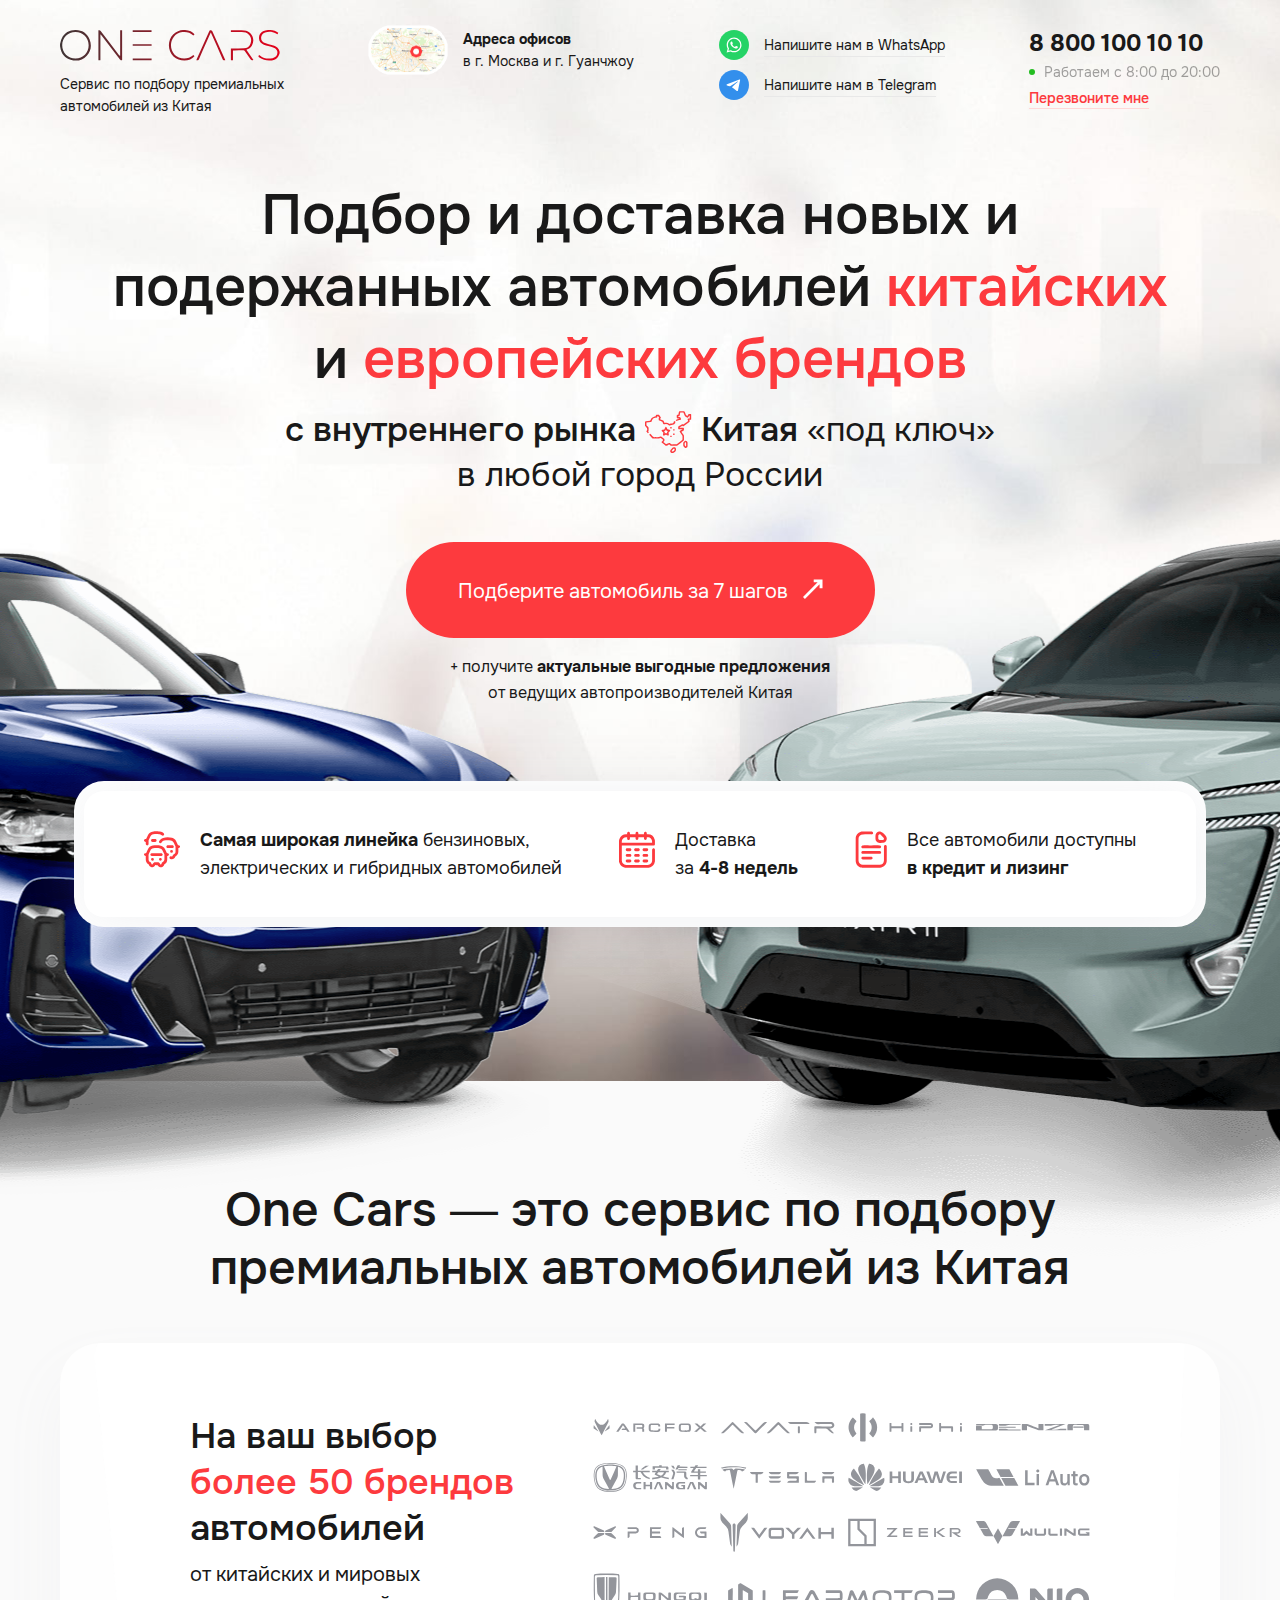
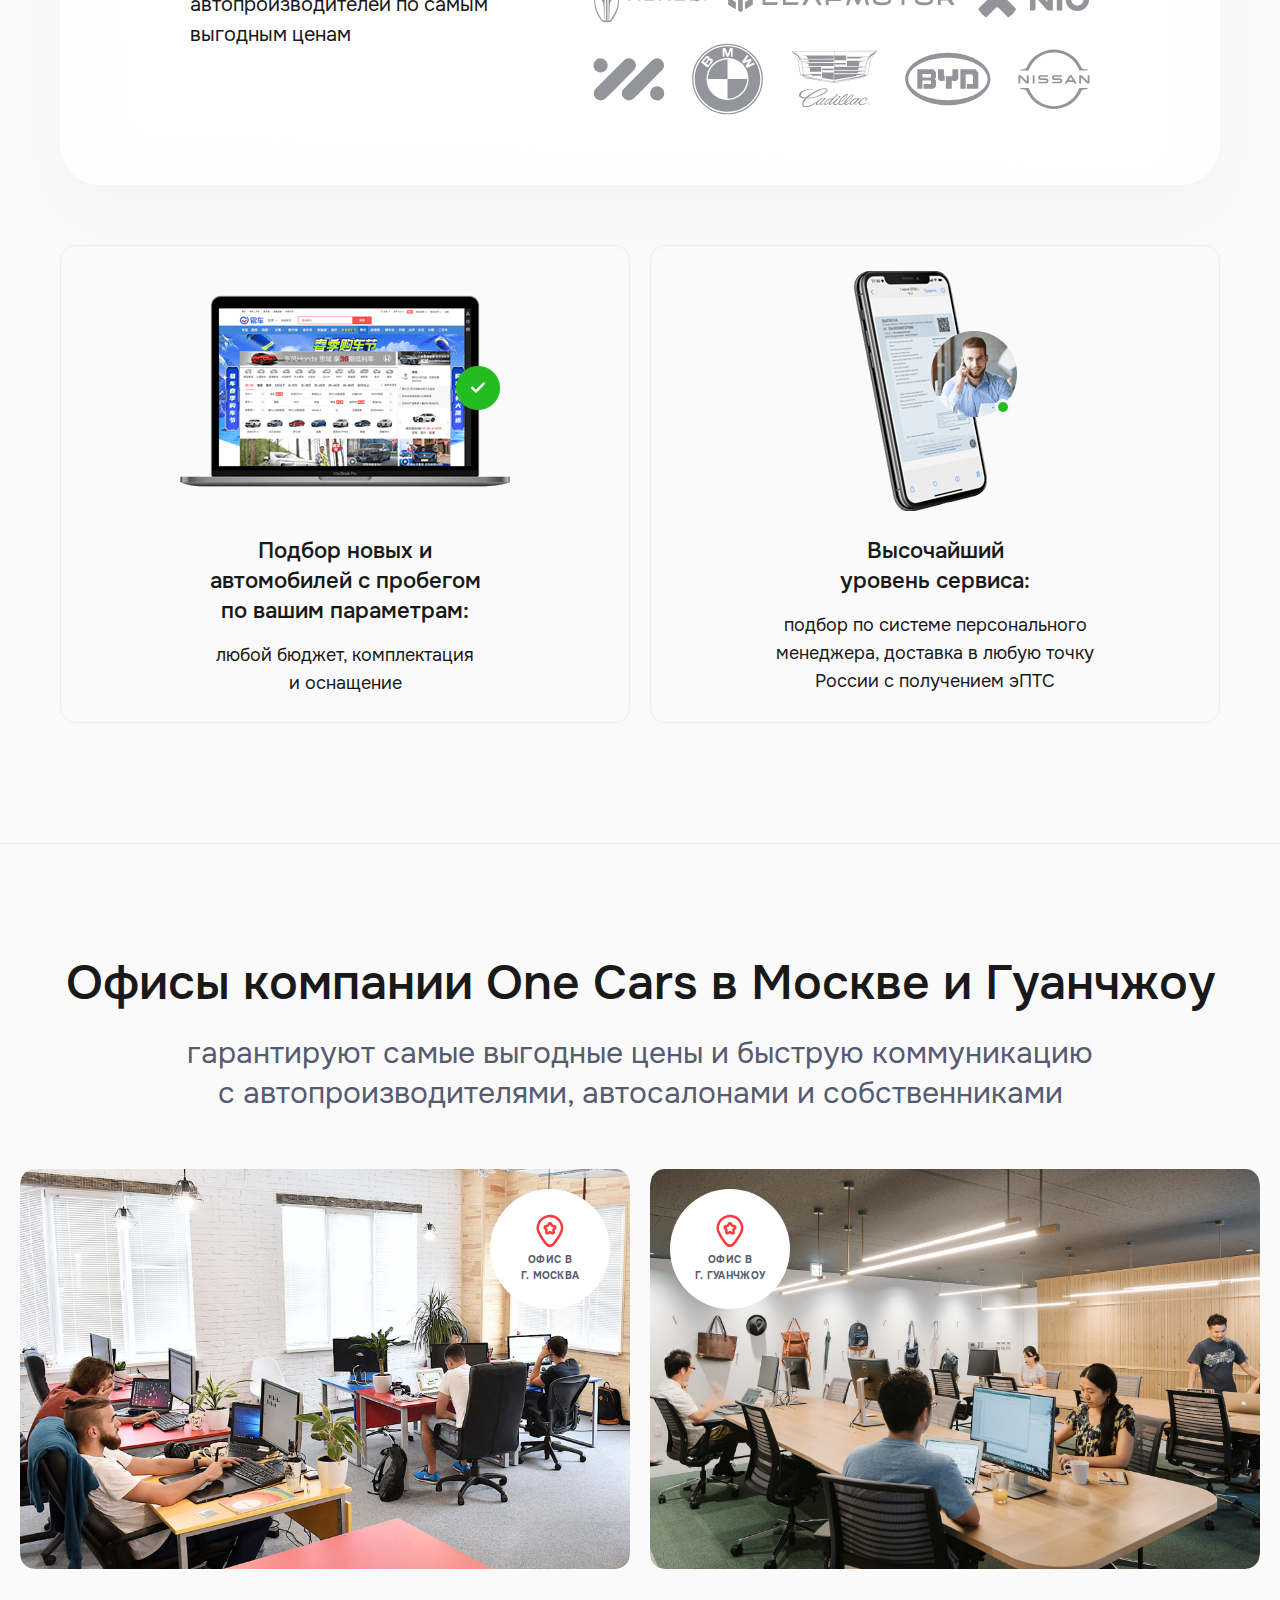
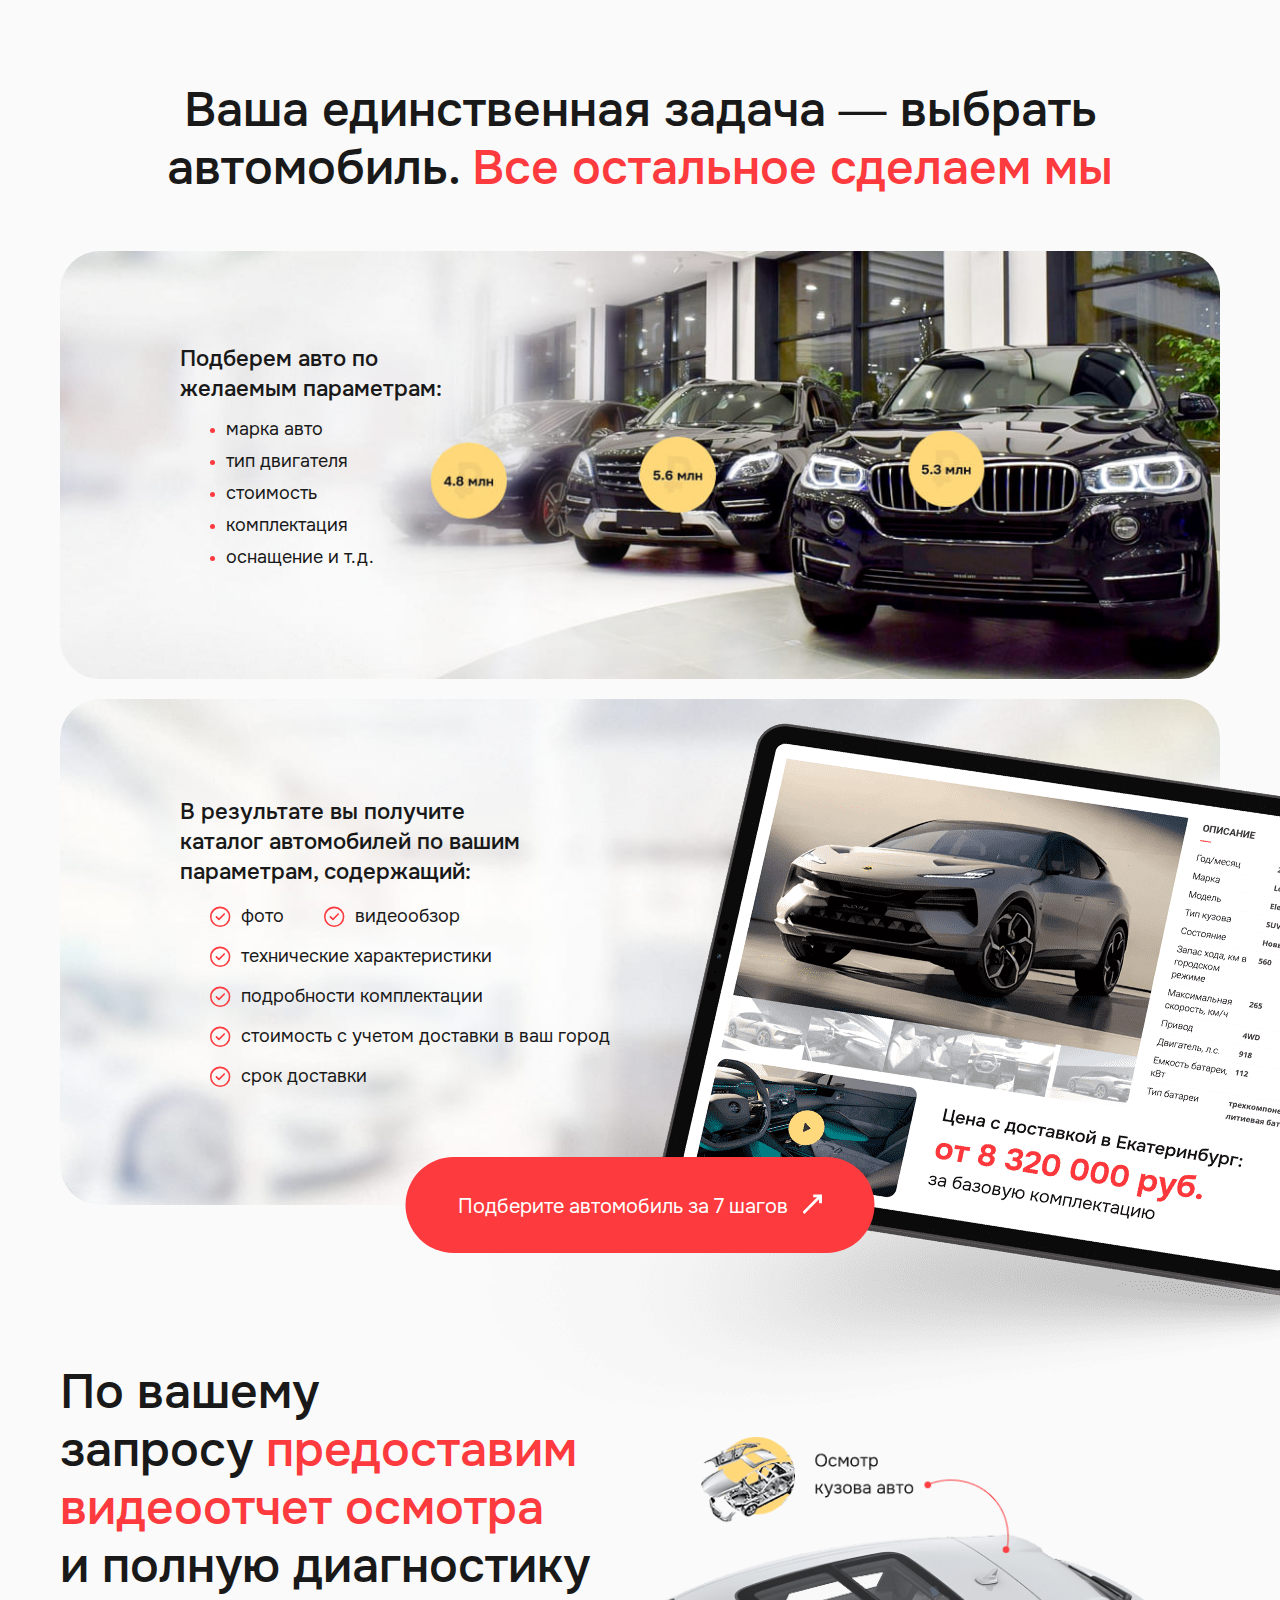
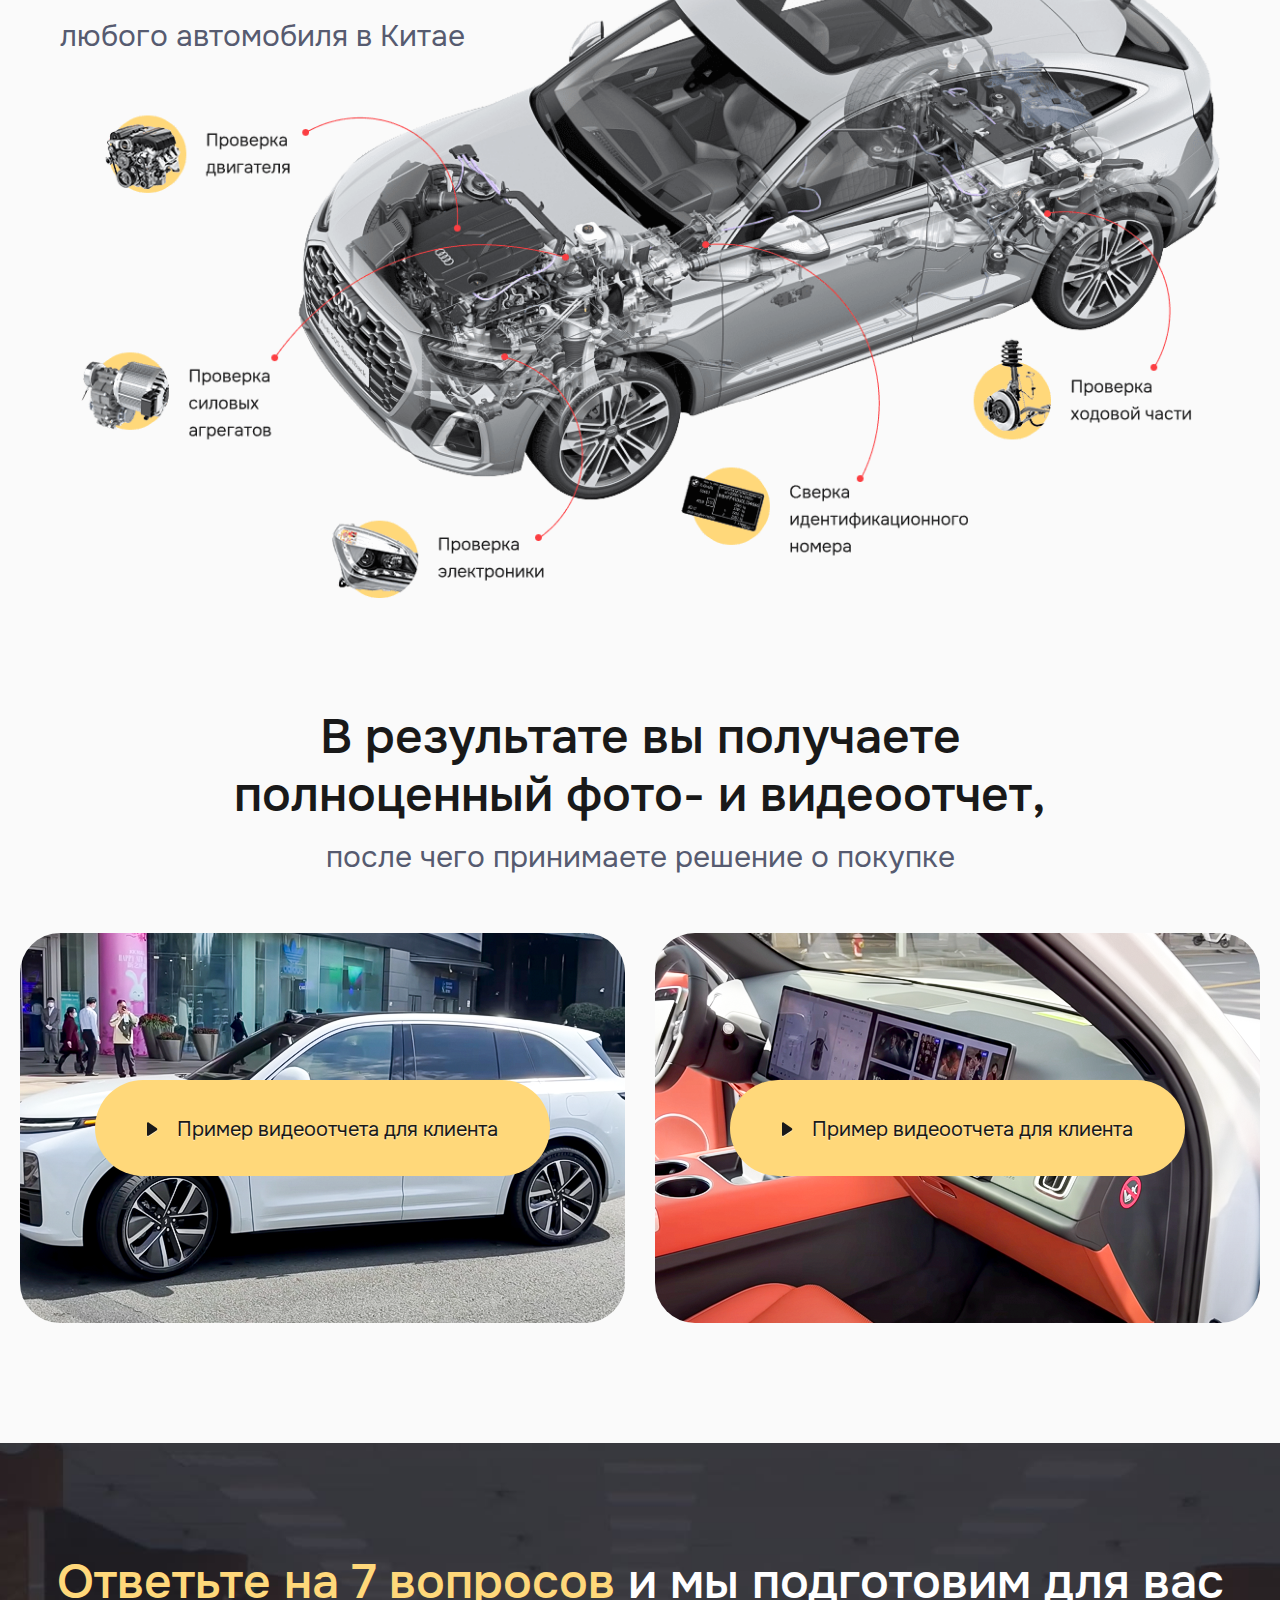
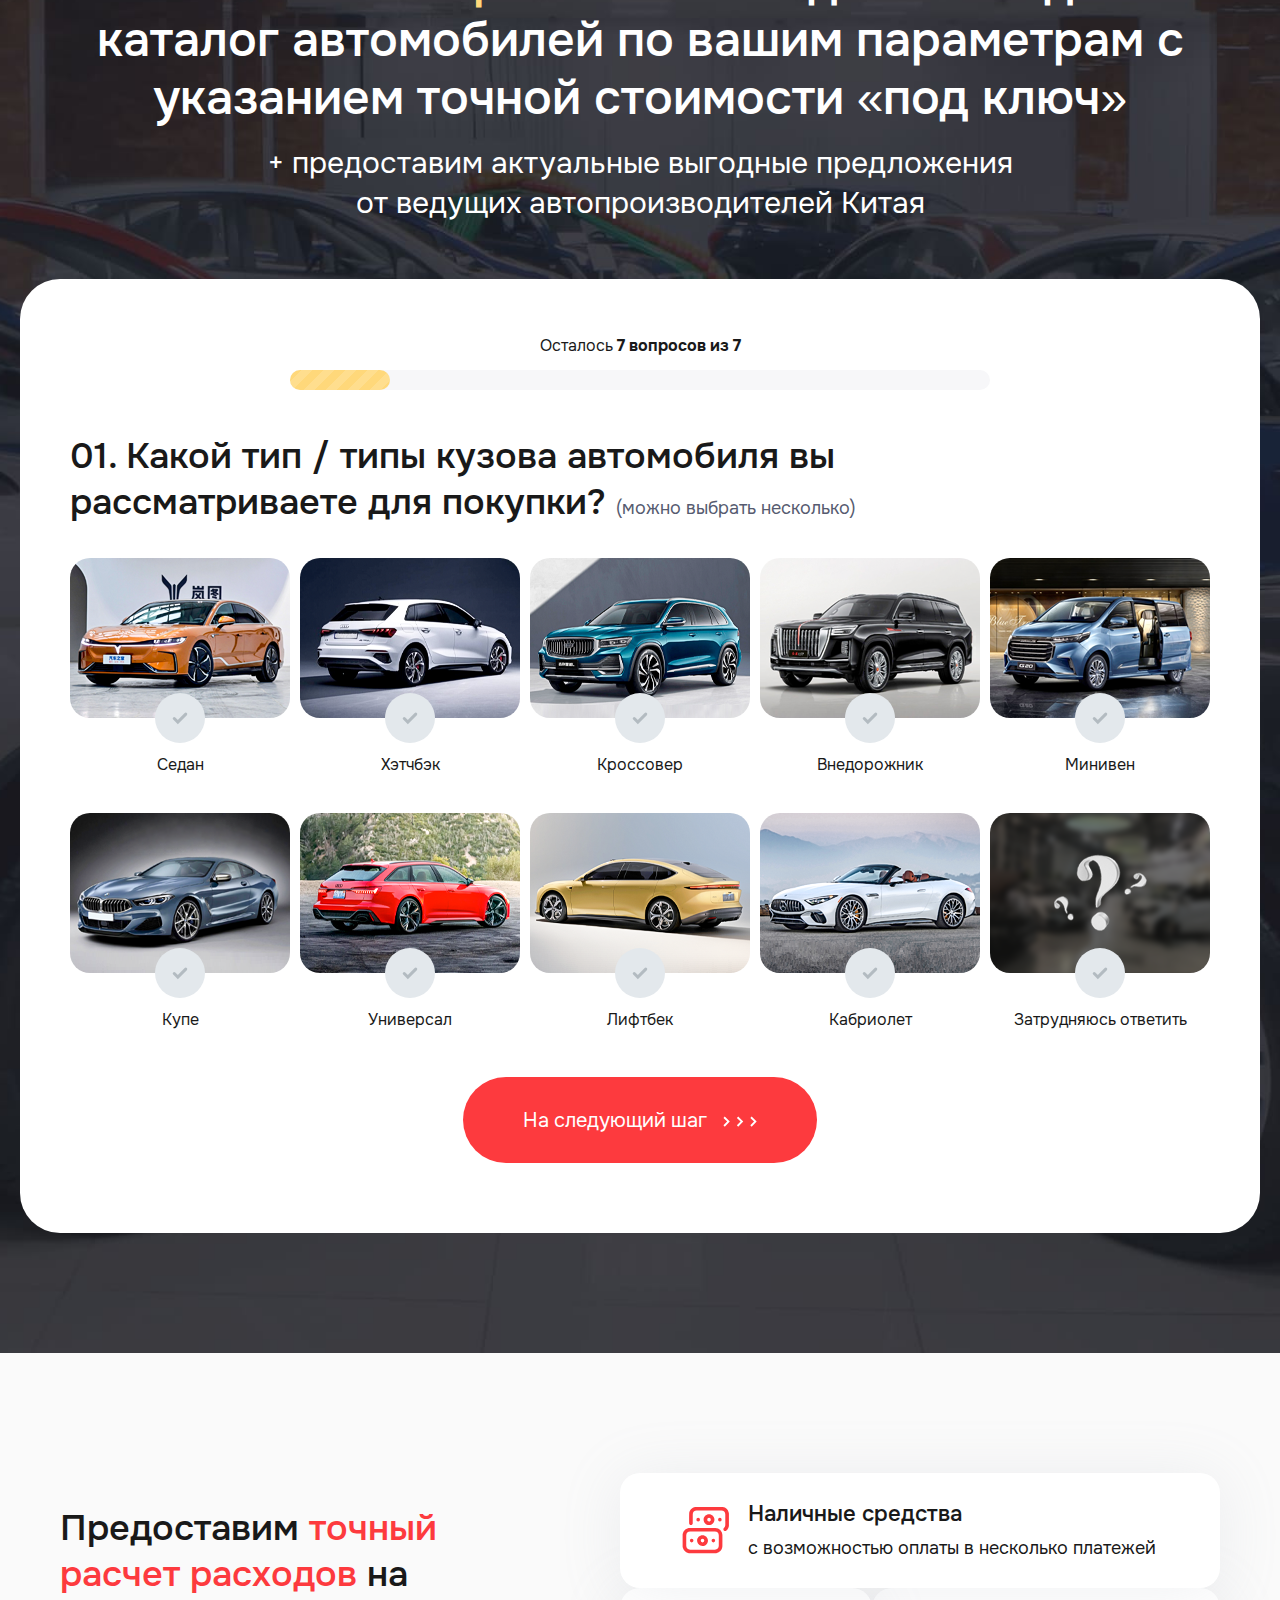
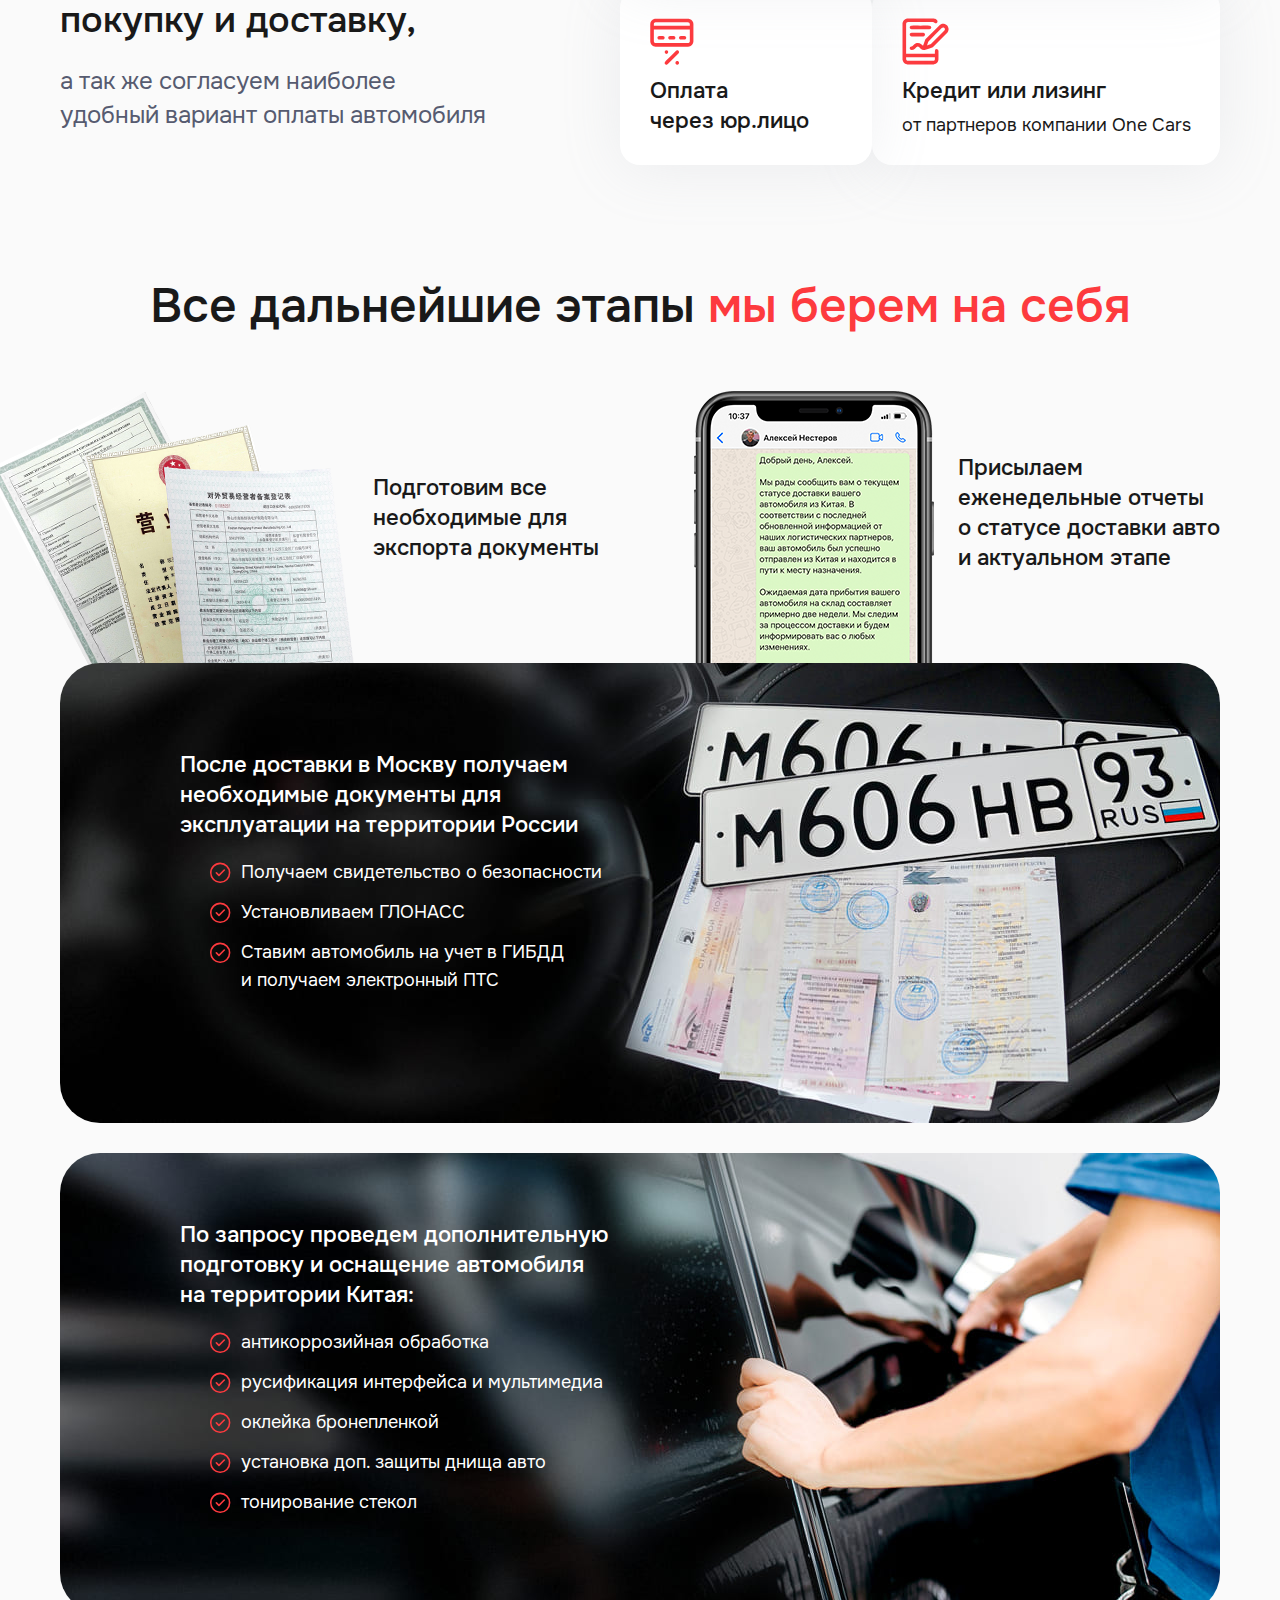
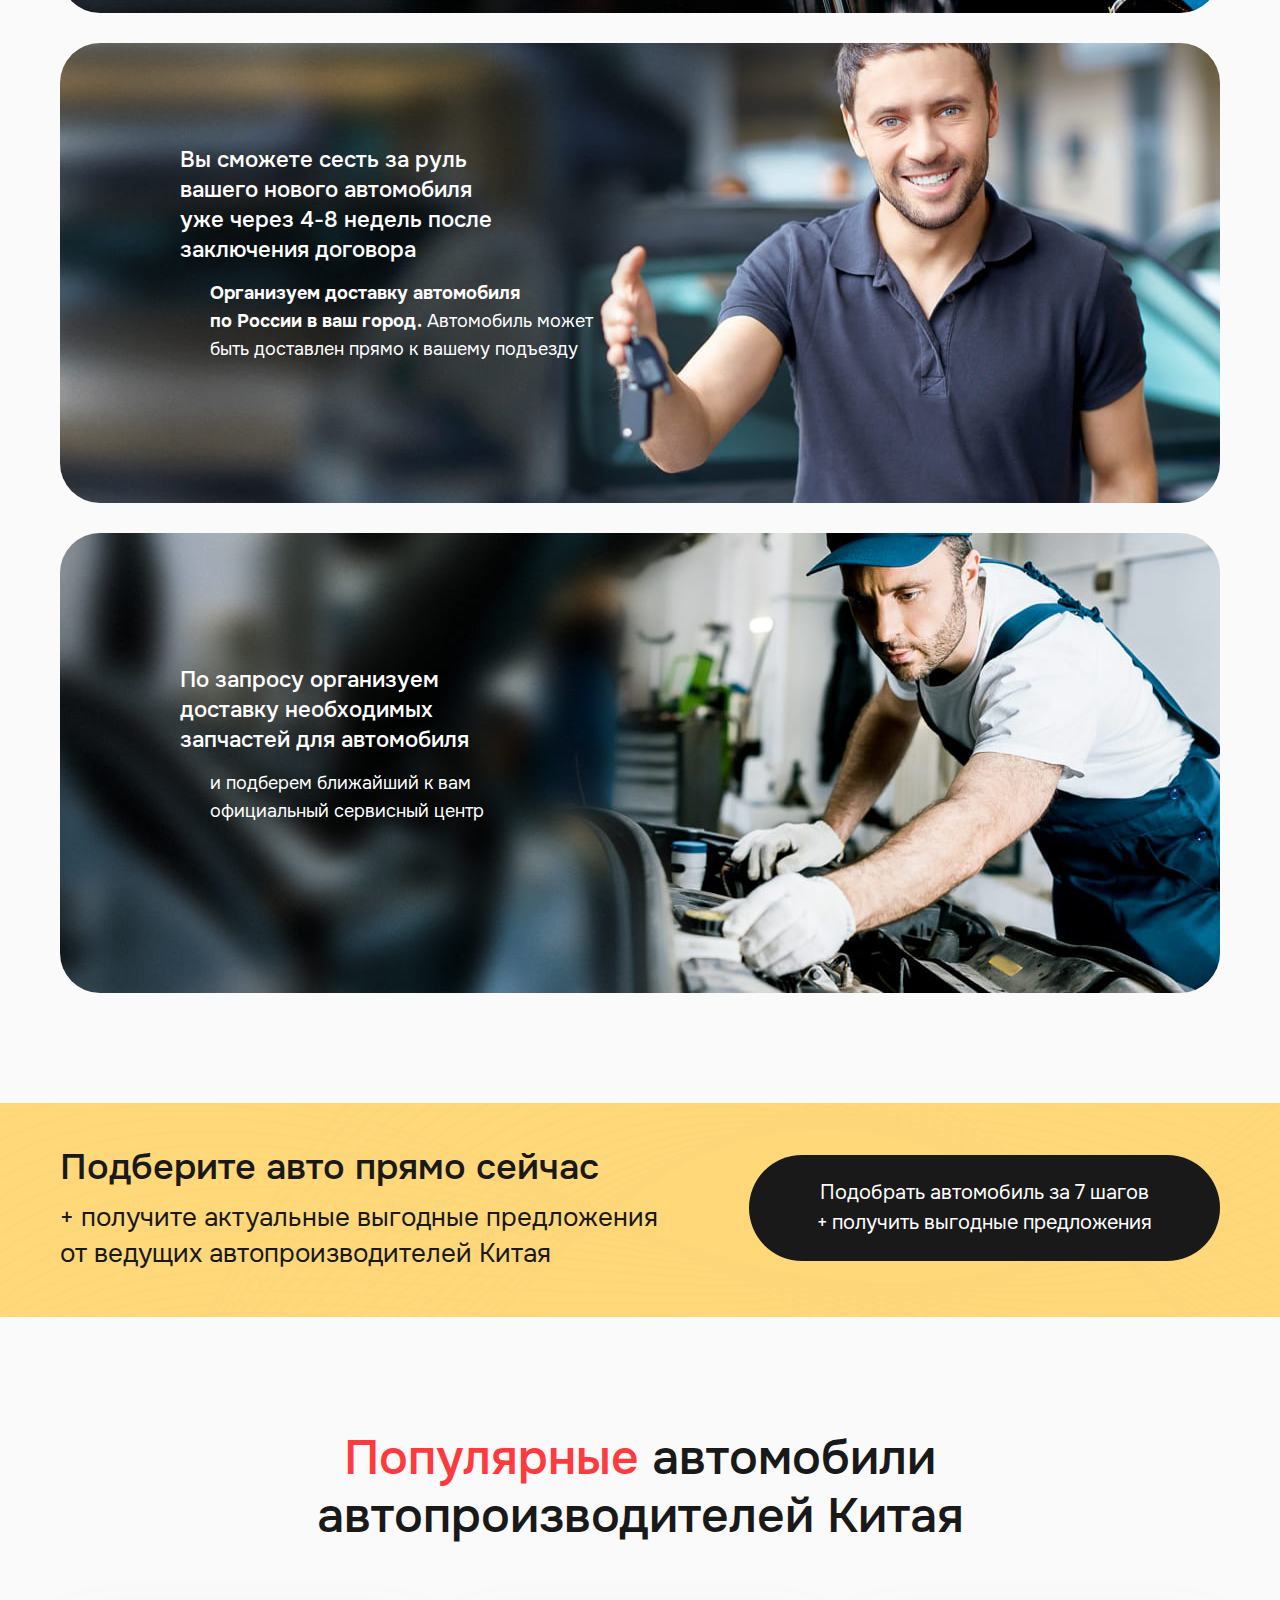
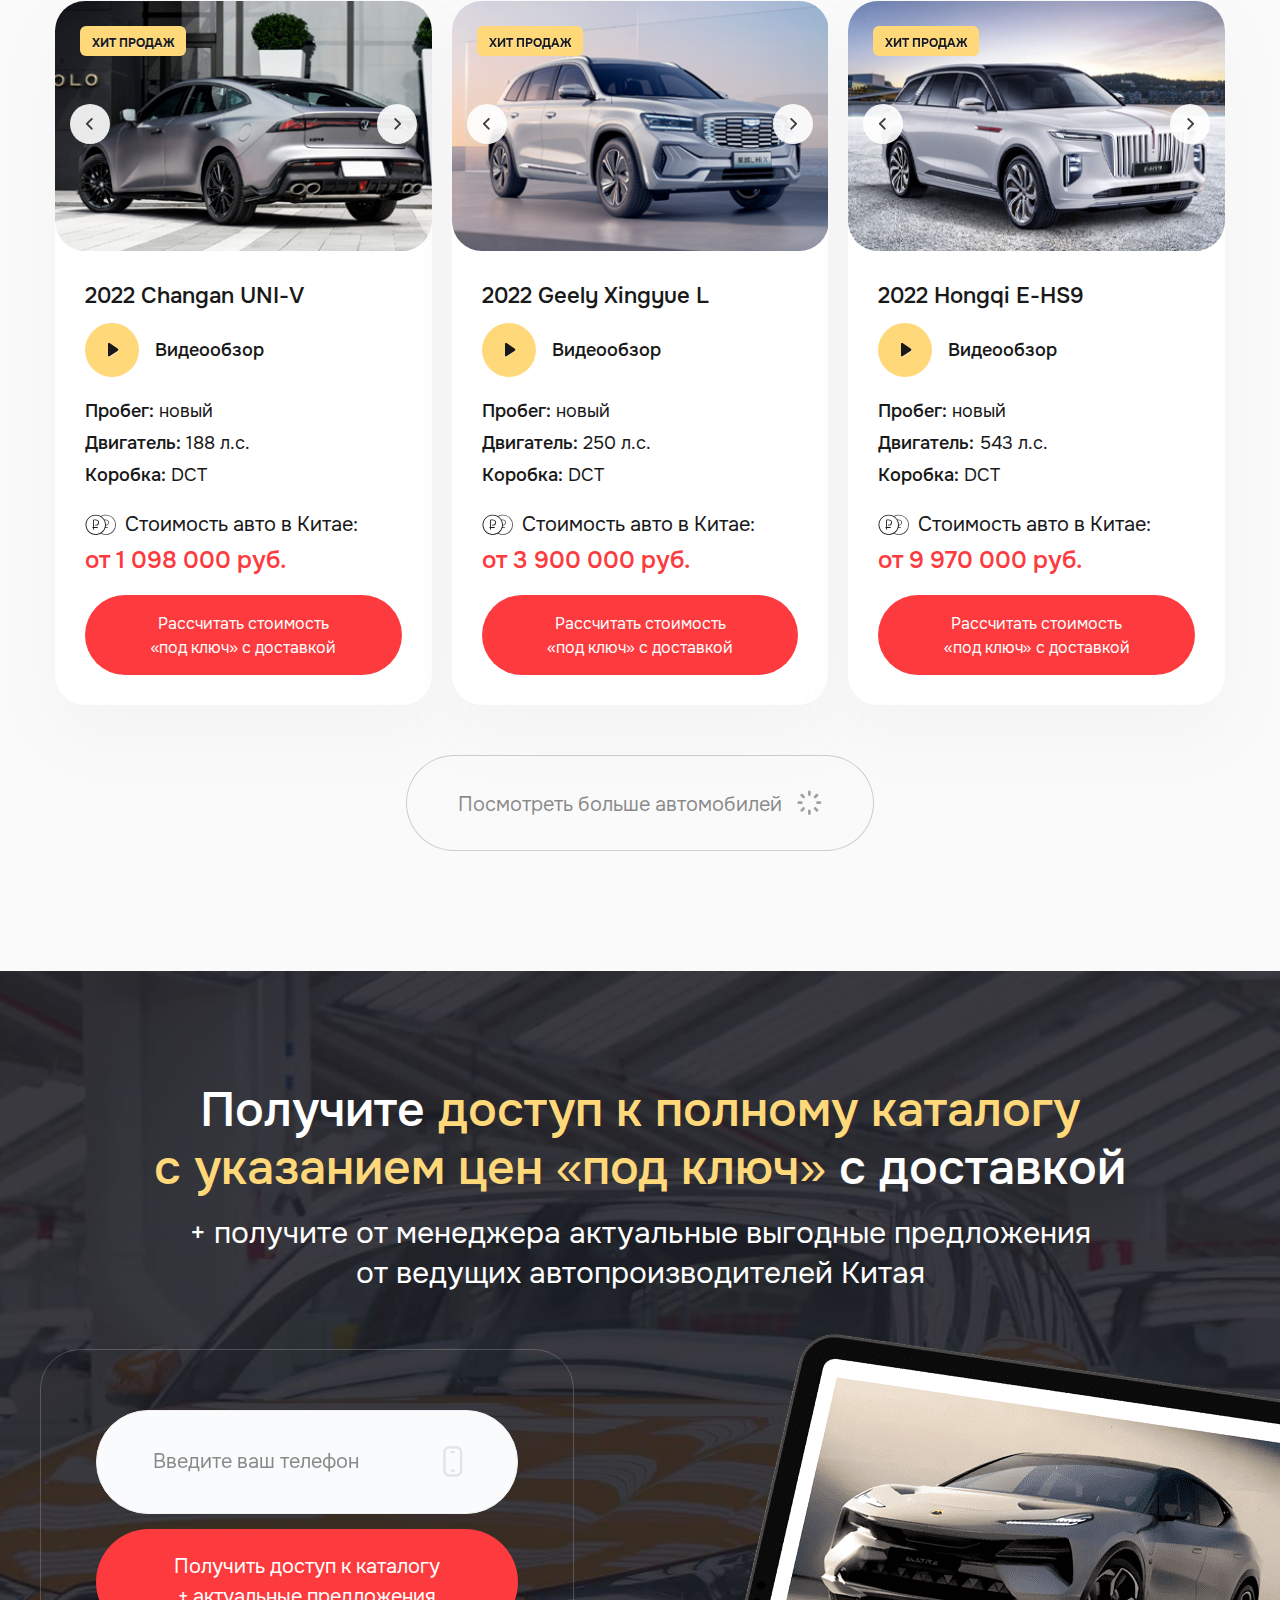
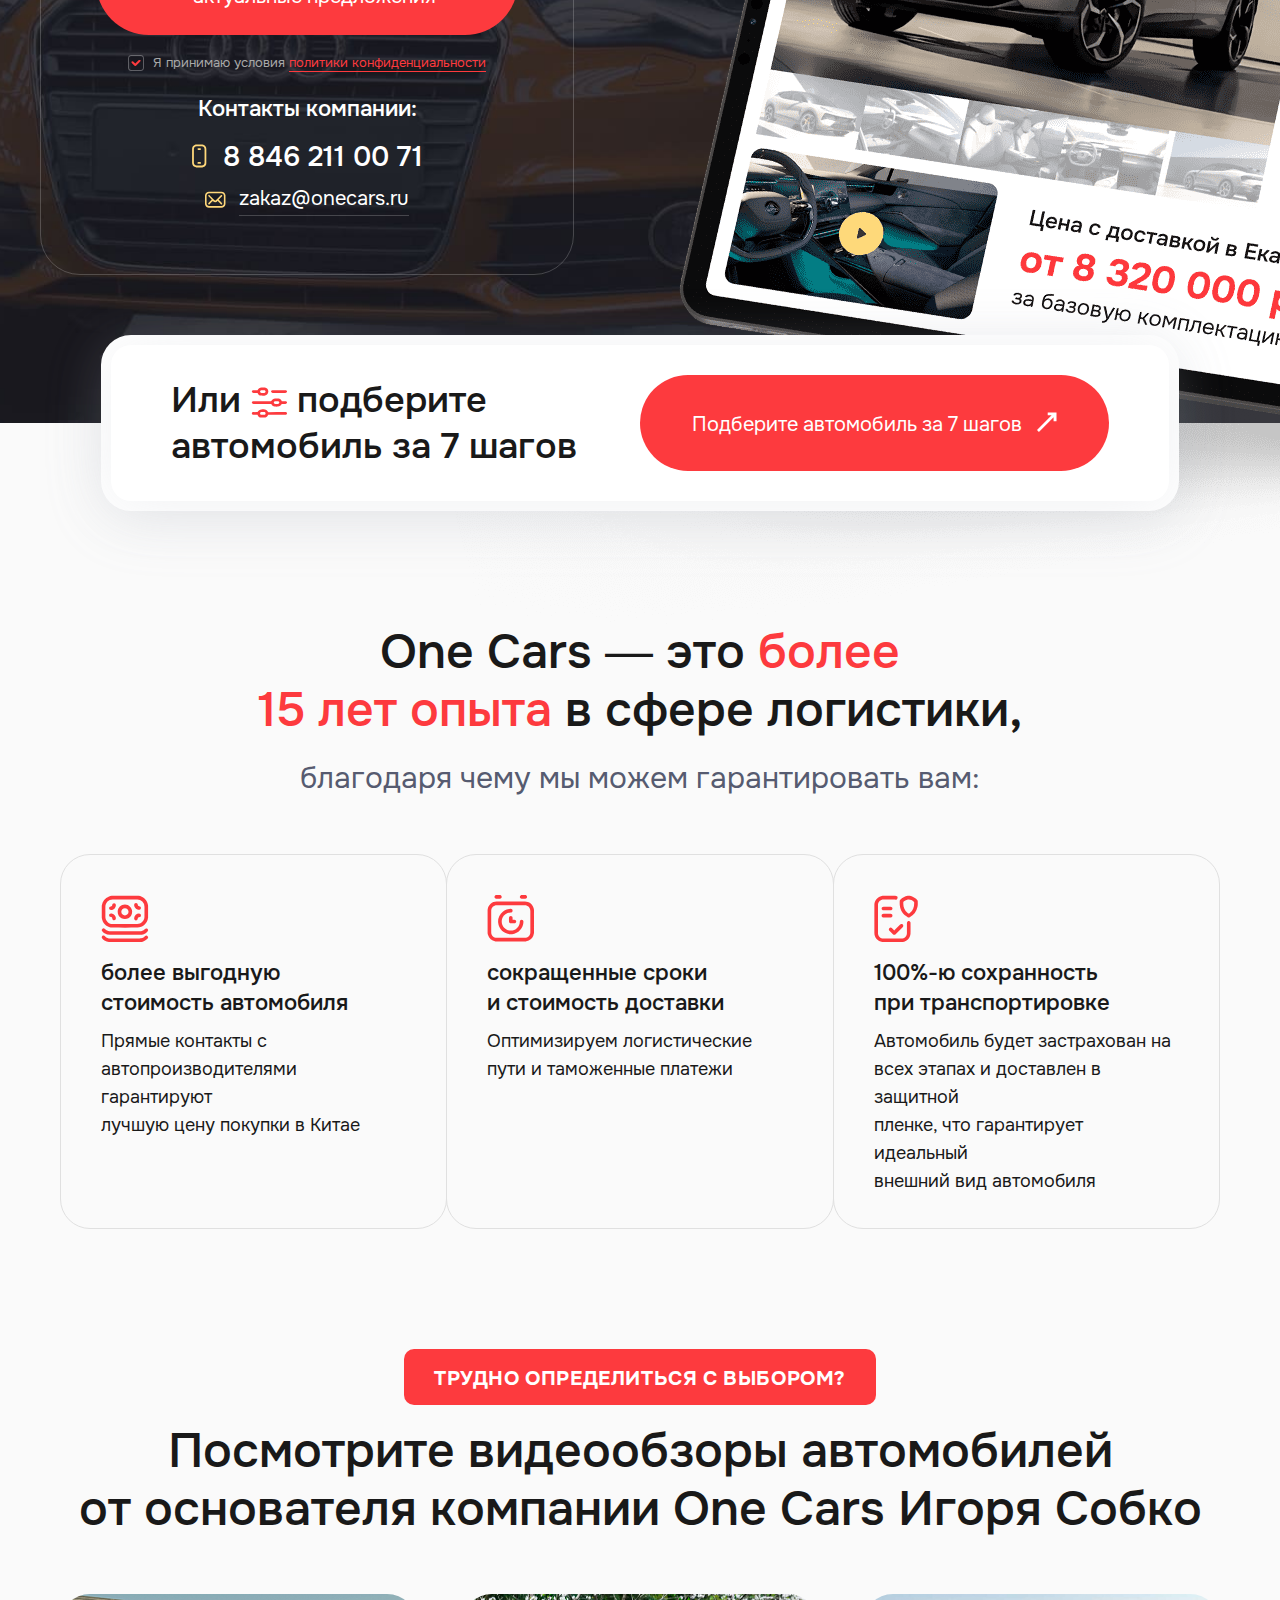
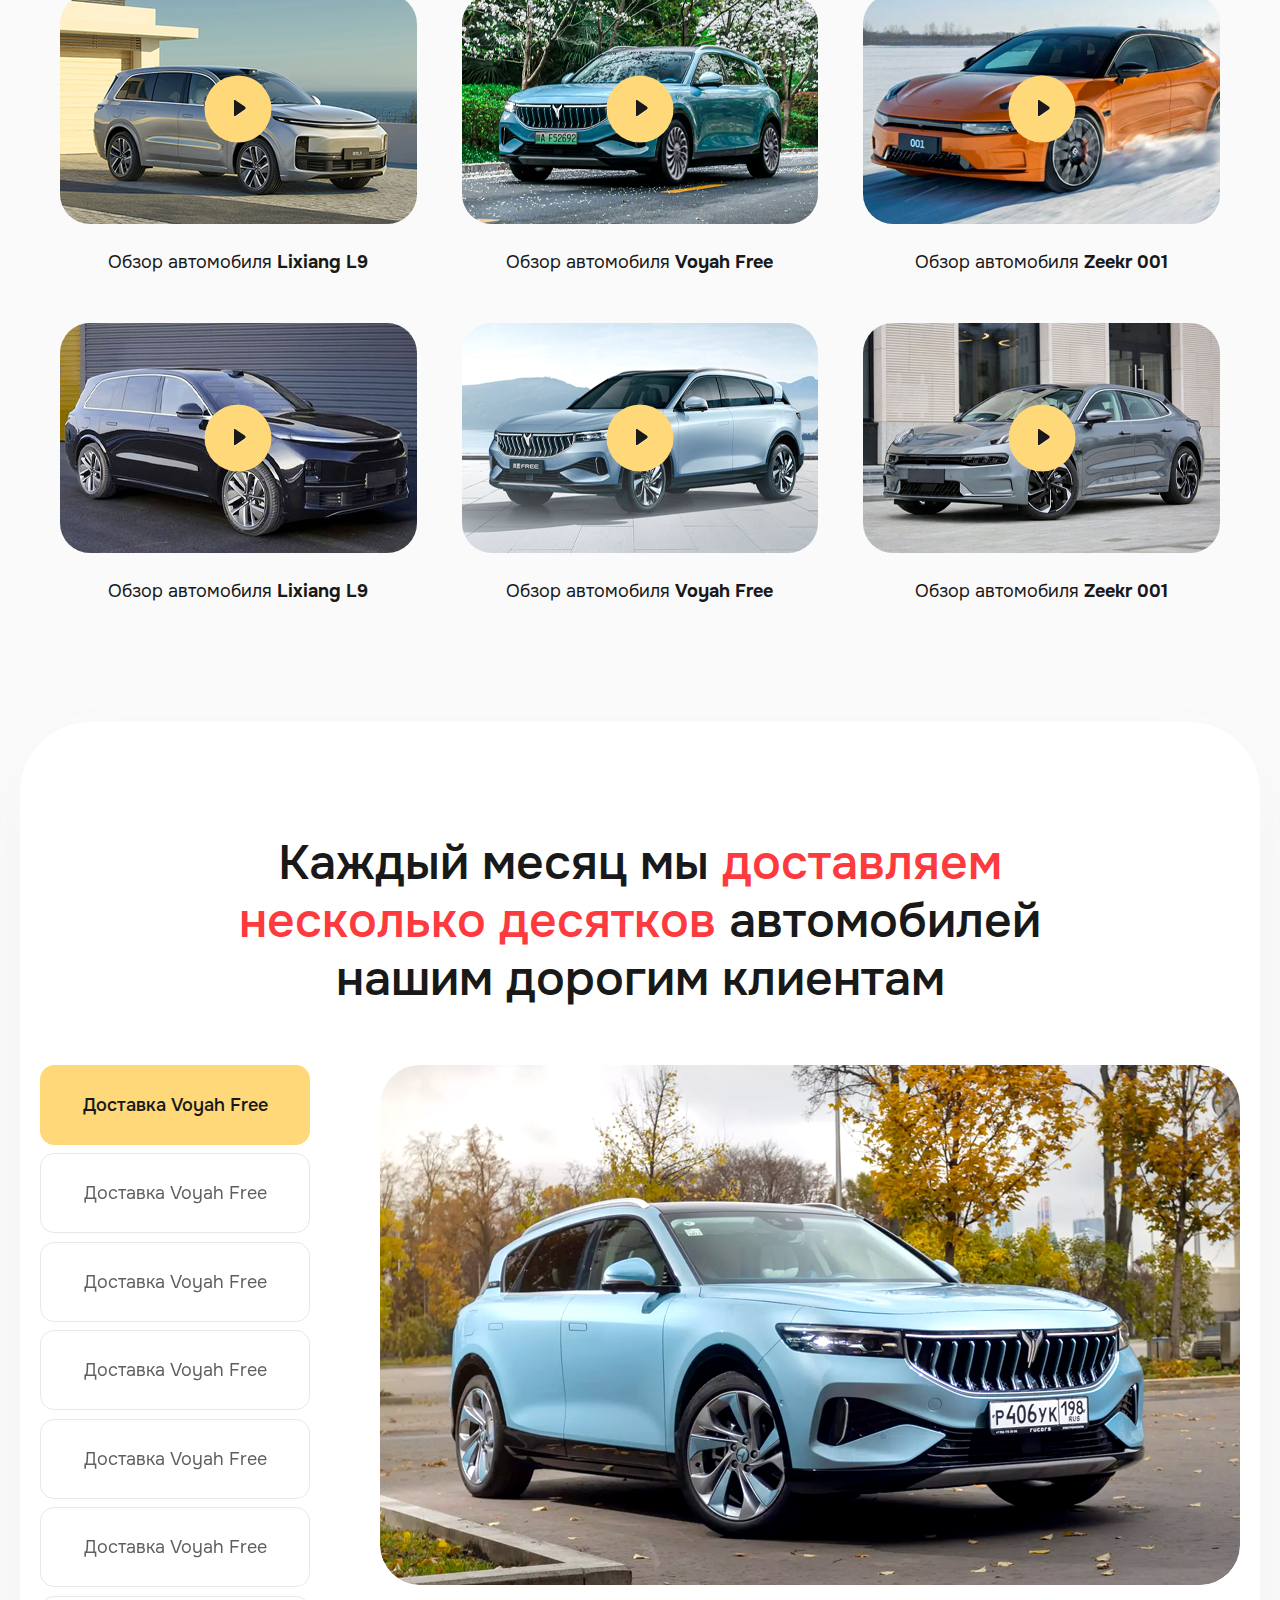
<file: index.html>
<!DOCTYPE html>
<html lang="en">
<head>

    <title>One Cars</title>
    <meta content="width=device-width,maximum-scale=1,initial-scale=1,user-scalable=0" name="viewport">
    <meta http-equiv="Content-Type" content="text/html;charset=UTF-8" />
    <meta name="author" content="" />
    <meta name="description" content="" />
    <meta name="keywords" content="" /> 
    
    <link rel="stylesheet" href="css/main.css" media="all"/>
    <link rel="stylesheet" href="css/hystmodal.min.css" media="all"/>
    <link rel="stylesheet" href="css/swiper-bundle.min.css" media="all"/>
    <link rel="stylesheet" href="css/responsive.css" media="all"/>

    <link href="favicon.ico" rel="shortcut icon"/>

</head>

<body>  

    <!-- wrapper Start -->
    <div class="wrapper">
        <!-- header Start -->
        <header class="header">
            <div class="header__container">
                <div class="header__logo logo">
                    <span class="logo__img">
                        <img src="img/src/logo.svg" alt="OneCars">
                    </span>
                    <span class="logo__text">Сервис по подбору премиальных<br> автомобилей из Китая</span>
                </div>
                <div class="header__address address">
                    <div class="address__map">
                        <img src="img/src/address-img.png" alt="map">
                    </div>
                    <div class="address__description">
                        <span>
                            <strong>Адреса офисов</strong><br>
                            в г. Москва и г. Гуанчжоу
                        </span>
                    </div>
                </div>
                <div class="header__messengers messengers">
                    <div class="messengers__item">
                        <div class="messengers__icon">
                            <img src="img/src/whatsapp.svg" alt="WhatsApp">
                        </div>
                        <a href="#" class="messengers__text">Напишите нам в WhatsApp</a>
                    </div>
                     <div class="messengers__item">
                        <div class="messengers__icon">
                            <img src="img/src/telegram.svg" alt="Telegram">
                        </div>
                        <a href="#" class="messengers__text">Напишите нам в Telegram</a>
                    </div>
                </div>
                <div class="header__phone phone">
                    <a href="tel:8 800 100 10 10" class="phone__number">8 800 100 10 10</a>
                    <span class="phone__work-time">
                        <span>Работаем с 8:00 до 20:00</span>
                    </span>
                    <a href="#" class="phone__link" data-hystmodal="#callback">Перезвоните мне</a>
                </div>
            </div>
        </header>
        <!-- header end -->
        <!-- main Start -->
        <main>
            <section class="selection-delivery">
                <div class="selection-delivery__container">
                    <div class="selection-delivery__content">
                        <h1 class="selection-delivery__title">Подбор и доставка новых и<br> подержанных автомобилей <span>китайских</span><br> и <span>европейских брендов</span></h1>
                        <p class="selection-delivery__sub-title"><strong>с внутреннего рынка <img src="img/src/china-map.svg" alt="china"> Китая</strong> «под ключ»<br> в любой город России</p>
                        <a href="#" class="selection-delivery__btn btn btn_arrow-top" data-hystmodal="#questions">Подберите автомобиль за 7 шагов</a>
                        <p class="selection-delivery__small-text small-text">+ получите <strong>актуальные выгодные предложения</strong><br> от ведущих автопроизводителей Китая</p>
                        <div class="selection-delivery__advantages advantages">
                            <div class="advantages__in">
                                <div class="advantages__item">
                                    <div class="advantages__icon">
                                        <img src="img/src/advantages-icon-1.svg" alt="icon">
                                    </div>
                                    <div class="advantages__description">
                                        <span class="advantages__text"><strong>Самая широкая линейка</strong> бензиновых,<br> электрических и гибридных автомобилей</span>
                                    </div>
                                </div>
                                <div class="advantages__item">
                                    <div class="advantages__icon">
                                        <img src="img/src/advantages-icon-2.svg" alt="icon">
                                    </div>
                                    <div class="advantages__description">
                                        <span class="advantages__text">Доставка<br> за <strong>4-8 недель</strong></span>
                                    </div>
                                </div>
                                <div class="advantages__item">
                                    <div class="advantages__icon">
                                        <img src="img/src/advantages-icon-3.svg" alt="icon">
                                    </div>
                                    <div class="advantages__description">
                                        <span class="advantages__text">Все автомобили доступны<br> <strong>в кредит и лизинг</strong></span>
                                    </div>
                                </div>
                            </div>
                        </div>
                    </div>
                </div>
            </section>
            <section class="one-cars-info">
                <div class="one-cars-info__container">
                    <h2 class="one-cars-info__title title">One Cars — это сервис по подбору<br> премиальных автомобилей из Китая</h2>
                    <div class="one-cars-info__brands brands">
                        <div class="brands__in">
                            <div class="brands__info">
                                <h3 class="brands__title-middle title-middle">На ваш выбор<br> <span>более 50 брендов</span><br> автомобилей</h3>
                                <p>от китайских и мировых<br> автопроизводителей по самым<br> выгодным ценам</p>
                            </div>
                            <div class="brands__logos">
                                <img src="img/src/brand-logos.svg" alt="logos">
                            </div>
                        </div>
                    </div>
                    <div class="one-cars-info__service service">
                        <div class="service__item">
                            <div class="service__photo">
                                <picture>
                                    <source srcset="img/src/service-img-1.webp" type="image/webp">
                                    <img src="img/src/service-img-1.png" alt="photo">
                                </picture>
                            </div>
                            <div class="service__description">
                                <h3 class="service__title-small title-small">Подбор новых и<br> автомобилей с пробегом<br> по вашим параметрам:</h3>
                                <p>любой бюджет, комплектация<br> и оснащение</p>
                            </div>
                        </div>
                        <div class="service__item">
                            <div class="service__photo">
                                <picture>
                                    <source srcset="img/src/service-img-2.webp" type="image/webp">
                                    <img src="img/src/service-img-2.png" alt="photo">
                                </picture>
                            </div>
                            <div class="service__description">
                                <h3 class="service__title-small title-small">Высочайший<br> уровень сервиса:</h3>
                                <p>подбор по системе персонального<br> менеджера, доставка в любую точку<br> России с получением эПТС</p>
                            </div>
                        </div>
                    </div>
                </div>
            </section>
            <section class="offices">
                <div class="offices__container">
                    <h2 class="offices__title title title_indent-bottom-small">Офисы компании One Cars в Москве и Гуанчжоу</h2>
                    <p class="offices__sub-title sub-title">гарантируют самые выгодные цены и быструю коммуникацию<br> с автопроизводителями, автосалонами и собственниками</p>
                    <div class="offices__catalog">
                        <div class="offices__item">
                            <div class="offices__sticker sticker">
                                <div class="sticker__icon">
                                    <img src="img/src/location.svg" alt="icon">
                                </div>
                                <span class="sticker__text">Офис в<br> г. Москва</span>
                            </div>
                            <div class="offices__photo">
                                <picture>
                                    <source srcset="img/src/office-1.webp" type="image/webp">
                                    <img src="img/src/office-1.jpg" alt="photo">
                                </picture>
                            </div>
                        </div>
                        <div class="offices__item">
                            <div class="offices__sticker sticker">
                                <div class="sticker__icon">
                                    <img src="img/src/location.svg" alt="icon">
                                </div>
                                <span class="sticker__text">Офис в<br> г. Гуанчжоу</span>
                            </div>
                            <div class="offices__photo">
                                <picture>
                                    <source srcset="img/src/office-2.webp" type="image/webp">
                                    <img src="img/src/office-2.jpg" alt="photo">
                                </picture>
                            </div>
                        </div>
                    </div>
                </div>
            </section>
            <section class="choosing-car">
                <div class="choosing-car__container">
                    <h2 class="choosing-car__title title">Ваша единственная задача — выбрать<br> автомобиль. <span>Все остальное сделаем мы</span></h2>
                    <div class="choosing-car__parameters parameters">
                        <h3 class="parameters__title-small title-small">Подберем авто по<br> желаемым параметрам:</h3>
                        <ul class="parameters__list list">
                            <li>марка авто</li>
                            <li>тип двигателя</li>
                            <li>стоимость</li>
                            <li>комплектация</li>
                            <li>оснащение и т.д.</li>
                        </ul>
                    </div>
                    <div class="parameters-info">
                        <div class="parameters-info__description">
                            <h3 class="parameters-info__title-small title-small">В результате вы получите<br> каталог автомобилей по вашим<br> параметрам, содержащий:</h3>
                            <ul class="parameters-info__check-list check-list">
                                <li>фото</li>
                                <li>видеообзор</li>
                                <li>технические характеристики</li>
                                <li>подробности комплектации</li>
                                <li>стоимость с учетом доставки в ваш город</li>
                                <li>срок доставки</li>
                            </ul>
                            <a href="#" class="parameters-info__btn btn btn_arrow-top" data-hystmodal="#questions">Подберите автомобиль за 7 шагов</a>
                        </div>
                        <div class="parameters-info__photo">
                            <picture>
                                <source srcset="img/src/parameters-info-img.webp" type="image/webp">
                                <img src="img/src/parameters-info-img.png" alt="photo">
                            </picture>
                        </div>
                    </div>
                </div>
            </section>
            <section class="request-info">
                <div class="request-info__container">
                    <h2 class="request-info__title title">По вашему<br> запросу <span>предоставим<br> видеоотчет осмотра</span><br> и полную диагностику</h2>
                    <p class="request-info__sub-title sub-title">любого автомобиля в Китае</p>
                    <div class="request-info__diagnostics diagnostics">
                        <div class="diagnostics__photo">
                            <picture>
                                <source srcset="img/src/diagnostics-img.webp" type="image/webp">
                                <img src="img/src/diagnostics-img.png" alt="photo">
                            </picture>
                        </div>
                        <div class="diagnostics__mobile-photo">
                            <picture>
                                <source srcset="img/src/diagnostics-mobile-img.webp" type="image/webp">
                                <img src="img/src/diagnostics-mobile-img.png" alt="photo">
                            </picture>
                        </div>
                        <div class="diagnostics__info">
                            <div class="diagnostics__item">
                                <div class="diagnostics__icon">
                                    <img src="img/src/diagnostics-img-1.png" alt="photo">
                                </div>
                                <span class="diagnostics__text">Осмотр<br> кузова авто</span>
                            </div>
                            <div class="diagnostics__item">
                                <div class="diagnostics__icon">
                                    <img src="img/src/diagnostics-img-2.png" alt="photo">
                                </div>
                                <span class="diagnostics__text">Проверка<br> двигателя</span>
                            </div>
                            <div class="diagnostics__item">
                                <div class="diagnostics__icon">
                                    <img src="img/src/diagnostics-img-3.png" alt="photo">
                                </div>
                                <span class="diagnostics__text">Проверка<br> силовых<br> агрегатов</span>
                            </div>
                            <div class="diagnostics__item">
                                <div class="diagnostics__icon">
                                    <img src="img/src/diagnostics-img-4.png" alt="photo">
                                </div>
                                <span class="diagnostics__text">Проверка<br> электроники</span>
                            </div>
                            <div class="diagnostics__item">
                                <div class="diagnostics__icon">
                                    <img src="img/src/diagnostics-img-5.png" alt="photo">
                                </div>
                                <span class="diagnostics__text">Сверка<br> идентификационного<br> номера</span>
                            </div>
                            <div class="diagnostics__item">
                                <div class="diagnostics__icon">
                                    <img src="img/src/diagnostics-img-6.png" alt="photo">
                                </div>
                                <span class="diagnostics__text">Проверка<br> ходовой части</span>
                            </div>
                        </div>
                    </div>
                </div>
            </section>
            <section class="video-report">
                <div class="video-report__container">
                    <h2 class="video-report__title title title_indent-bottom-small">В результате вы получаете<br> полноценный фото- и видеоотчет,</h2>
                    <p class="video-report__sub-title sub-title">после чего принимаете решение о покупке</p>
                    <div class="video-report__catalog">
                        <div class="video-report__item">
                            <a href="#" class="video-report__btn btn btn-yellow-color btn_play">Пример видеоотчета для клиента</a>
                            <div class="video-report__photo">
                                <picture>
                                    <source srcset="img/src/video-report-1.webp" type="image/webp">
                                    <img src="img/src/video-report-1.jpg" alt="photo">
                                </picture>
                            </div>
                        </div>
                        <div class="video-report__item">
                            <a href="#" class="video-report__btn btn btn-yellow-color btn_play">Пример видеоотчета для клиента</a>
                            <div class="video-report__photo">
                                <picture>
                                    <source srcset="img/src/video-report-2.webp" type="image/webp">
                                    <img src="img/src/video-report-2.jpg" alt="photo">
                                </picture>
                            </div>
                        </div>
                    </div>
                </div>
            </section>
            <section class="questions">
                <div class="questions__container">
                    <div class="questions__content">
                        <h2 class="questions__title title title_indent-bottom-small"><span>Ответьте на 7 вопросов</span> и мы подготовим для<br> вас каталог автомобилей по вашим параметрам<br> с указанием точной стоимости «под ключ»</h2>
                        <p class="questions__sub-title sub-title">+ предоставим актуальные выгодные предложения<br> от ведущих автопроизводителей Китая</p>
                        <form>
                            <div class="questions__step step step_1 show">
                                <span class="step__text">Осталось <strong>7 вопросов из 7</strong></span>
                                <div class="step__progress-bar progress-bar">
                                    <div class="progress-bar__line"></div>
                                </div>
                                <h3 class="questions__title-middle title-middle">01. Какой тип / типы кузова автомобиля вы<br> рассматриваете для покупки? <small>(можно выбрать несколько)</small></h3>
                                <div class="step__image-type image-type">
                                    <div class="image-type__item">
                                        <input id="body-type-1" type="radio" name="questions-1">
                                        <label for="body-type-1">
                                            <div class="image-type__photo">
                                                <picture>
                                                    <source srcset="img/src/body-type-1.webp" type="image/webp">
                                                    <img src="img/src/body-type-1.jpg" alt="photo">
                                                </picture>
                                            </div>
                                            <div class="image-type__check"></div>
                                            <span class="image-type__name">Седан</span>
                                        </label>
                                    </div>
                                    <div class="image-type__item">
                                        <input id="body-type-2" type="radio" name="questions-1">
                                        <label for="body-type-2">
                                            <div class="image-type__photo">
                                                <picture>
                                                    <source srcset="img/src/body-type-2.webp" type="image/webp">
                                                    <img src="img/src/body-type-2.jpg" alt="photo">
                                                </picture>
                                            </div>
                                            <div class="image-type__check"></div>
                                            <span class="image-type__name">Хэтчбэк</span>
                                        </label>
                                    </div>
                                    <div class="image-type__item">
                                        <input id="body-type-3" type="radio" name="questions-1">
                                        <label for="body-type-3">
                                            <div class="image-type__photo">
                                                <picture>
                                                    <source srcset="img/src/body-type-3.webp" type="image/webp">
                                                    <img src="img/src/body-type-3.jpg" alt="photo">
                                                </picture>
                                            </div>
                                            <div class="image-type__check"></div>
                                            <span class="image-type__name">Кроссовер</span>
                                        </label>
                                    </div>
                                    <div class="image-type__item">
                                        <input id="body-type-4" type="radio" name="questions-1">
                                        <label for="body-type-4">
                                            <div class="image-type__photo">
                                                <picture>
                                                    <source srcset="img/src/body-type-4.webp" type="image/webp">
                                                    <img src="img/src/body-type-4.jpg" alt="photo">
                                                </picture>
                                            </div>
                                            <div class="image-type__check"></div>
                                            <span class="image-type__name">Внедорожник</span>
                                        </label>
                                    </div>
                                    <div class="image-type__item">
                                        <input id="body-type-5" type="radio" name="questions-1">
                                        <label for="body-type-5">
                                            <div class="image-type__photo">
                                                <picture>
                                                    <source srcset="img/src/body-type-5.webp" type="image/webp">
                                                    <img src="img/src/body-type-5.jpg" alt="photo">
                                                </picture>
                                            </div>
                                            <div class="image-type__check"></div>
                                            <span class="image-type__name">Минивен</span>
                                        </label>
                                    </div>
                                    <div class="image-type__item">
                                        <input id="body-type-6" type="radio" name="questions-1">
                                        <label for="body-type-6">
                                            <div class="image-type__photo">
                                                <picture>
                                                    <source srcset="img/src/body-type-6.webp" type="image/webp">
                                                    <img src="img/src/body-type-6.jpg" alt="photo">
                                                </picture>
                                            </div>
                                            <div class="image-type__check"></div>
                                            <span class="image-type__name">Купе</span>
                                        </label>
                                    </div>
                                    <div class="image-type__item">
                                        <input id="body-type-7" type="radio" name="questions-1">
                                        <label for="body-type-7">
                                            <div class="image-type__photo">
                                                <picture>
                                                    <source srcset="img/src/body-type-7.webp" type="image/webp">
                                                    <img src="img/src/body-type-7.jpg" alt="photo">
                                                </picture>
                                            </div>
                                            <div class="image-type__check"></div>
                                            <span class="image-type__name">Универсал</span>
                                        </label>
                                    </div>
                                    <div class="image-type__item">
                                        <input id="body-type-8" type="radio" name="questions-1">
                                        <label for="body-type-8">
                                            <div class="image-type__photo">
                                                <picture>
                                                    <source srcset="img/src/body-type-8.webp" type="image/webp">
                                                    <img src="img/src/body-type-8.jpg" alt="photo">
                                                </picture>
                                            </div>
                                            <div class="image-type__check"></div>
                                            <span class="image-type__name">Лифтбек</span>
                                        </label>
                                    </div>
                                    <div class="image-type__item">
                                        <input id="body-type-9" type="radio" name="questions-1">
                                        <label for="body-type-9">
                                            <div class="image-type__photo">
                                                <picture>
                                                    <source srcset="img/src/body-type-9.webp" type="image/webp">
                                                    <img src="img/src/body-type-9.jpg" alt="photo">
                                                </picture>
                                            </div>
                                            <div class="image-type__check"></div>
                                            <span class="image-type__name">Кабриолет</span>
                                        </label>
                                    </div>
                                    <div class="image-type__item">
                                        <input id="body-type-10" type="radio" name="questions-1">
                                        <label for="body-type-10">
                                            <div class="image-type__photo">
                                                <picture>
                                                    <source srcset="img/src/questions.webp" type="image/webp">
                                                    <img src="img/src/questions.jpg" alt="photo">
                                                </picture>
                                            </div>
                                            <div class="image-type__check"></div>
                                            <span class="image-type__name">Затрудняюсь ответить</span>
                                        </label>
                                    </div>
                                </div>
                                <div class="questions__btn-panel">
                                    <span class="btn btn_middle-size btn_arrow-right">На следующий шаг</span>
                                    <div class="questions__notification notification">
                                        <span class="notification__text">Чтобы открыть следующий вопрос, выберите один из вариантов ответа</span>
                                    </div>
                                </div>
                            </div>
                            <div class="questions__step step step_2">
                                <span class="step__text">Осталось <strong>Осталось 6 вопросов из 7</strong></span>
                                <div class="step__progress-bar progress-bar">
                                    <div class="progress-bar__line"></div>
                                </div>
                                <h3 class="questions__title-middle title-middle">02. Выберите желаемый тип двигателя</h3>
                                <div class="step__image-type image-type">
                                    <div class="image-type__item">
                                        <input id="engine-type-1" type="radio" name="questions-2">
                                        <label for="engine-type-1">
                                            <div class="image-type__engine-sticker">
                                                <img src="img/src/engine-sticker-1.svg" alt="sticker">
                                            </div>
                                            <div class="image-type__photo">
                                                <picture>
                                                    <source srcset="img/src/engine-type-1.webp" type="image/webp">
                                                    <img src="img/src/engine-type-1.jpg" alt="photo">
                                                </picture>
                                            </div>
                                            <div class="image-type__check"></div>
                                            <span class="image-type__name">Бензиновый</span>
                                        </label>
                                    </div>
                                    <div class="image-type__item">
                                        <input id="engine-type-2" type="radio" name="questions-2">
                                        <label for="engine-type-2">
                                            <div class="image-type__engine-sticker">
                                                <img src="img/src/engine-sticker-2.svg" alt="sticker">
                                            </div>
                                            <div class="image-type__photo">
                                                <picture>
                                                    <source srcset="img/src/engine-type-2.webp" type="image/webp">
                                                    <img src="img/src/engine-type-2.jpg" alt="photo">
                                                </picture>
                                            </div>
                                            <div class="image-type__check"></div>
                                            <span class="image-type__name">Электрический<br> двигатель</span>
                                        </label>
                                    </div>
                                    <div class="image-type__item">
                                        <input id="engine-type-3" type="radio" name="questions-2">
                                        <label for="engine-type-3">
                                            <div class="image-type__engine-sticker image-type__engine-sticker_big-size">
                                                <img src="img/src/engine-sticker-3.svg" alt="sticker">
                                            </div>
                                            <div class="image-type__photo">
                                                <picture>
                                                    <source srcset="img/src/engine-type-3.webp" type="image/webp">
                                                    <img src="img/src/engine-type-3.jpg" alt="photo">
                                                </picture>
                                            </div>
                                            <div class="image-type__check"></div>
                                            <span class="image-type__name">Автомобиль<br> с гибридным<br> двигателем</span>
                                        </label>
                                    </div>
                                    <div class="image-type__item">
                                        <input id="engine-type-4" type="radio" name="questions-2">
                                        <label for="engine-type-4">
                                            <div class="image-type__engine-sticker">
                                                <img src="img/src/engine-sticker-4.svg" alt="sticker">
                                            </div>
                                            <div class="image-type__photo">
                                                <picture>
                                                    <source srcset="img/src/engine-type-4.webp" type="image/webp">
                                                    <img src="img/src/engine-type-4.jpg" alt="photo">
                                                </picture>
                                            </div>
                                            <div class="image-type__check"></div>
                                            <span class="image-type__name">Любой тип<br> двигателя</span>
                                        </label>
                                    </div>
                                    <div class="image-type__item">
                                        <input id="engine-type-1" type="radio" name="questions-2">
                                        <label for="engine-type-1">
                                            <div class="image-type__photo">
                                                <picture>
                                                    <source srcset="img/src/questions.webp" type="image/webp">
                                                    <img src="img/src/questions.jpg" alt="photo">
                                                </picture>
                                            </div>
                                            <div class="image-type__check"></div>
                                            <span class="image-type__name">Затрудняюсь<br> ответить</span>
                                        </label>
                                    </div>
                                </div>
                                <div class="questions__btn-panel">
                                    <span class="btn btn_middle-size btn_arrow-right">На следующий шаг</span>
                                    <div class="questions__notification notification">
                                        <span class="notification__text">Чтобы открыть следующий вопрос, выберите один из вариантов ответа</span>
                                    </div>
                                </div>
                            </div>
                            <div class="questions__step step step_3">
                                <span class="step__text">Осталось <strong>Осталось 5 вопросов из 7</strong></span>
                                <div class="step__progress-bar progress-bar">
                                    <div class="progress-bar__line"></div>
                                </div>
                                <h3 class="questions__title-middle title-middle">03. Вы рассматриваете для покупки новый<br> автомобиль или автомобиль с пробегом?</h3>
                                <div class="step__image-type image-type image-type_four-col">
                                    <div class="image-type__item">
                                        <input id="condition-1" type="radio" name="questions-3">
                                        <label for="condition-1">
                                            <div class="image-type__photo">
                                                <picture>
                                                    <source srcset="img/src/condition-1.webp" type="image/webp">
                                                    <img src="img/src/condition-1.jpg" alt="photo">
                                                </picture>
                                            </div>
                                            <div class="image-type__check"></div>
                                            <span class="image-type__name">Новый автомобиль</span>
                                        </label>
                                    </div>
                                    <div class="image-type__item">
                                        <input id="condition-2" type="radio" name="questions-3">
                                        <label for="condition-2">
                                            <div class="image-type__photo">
                                                <picture>
                                                    <source srcset="img/src/condition-2.webp" type="image/webp">
                                                    <img src="img/src/condition-2.jpg" alt="photo">
                                                </picture>
                                            </div>
                                            <div class="image-type__check"></div>
                                            <span class="image-type__name">Автомобиль с пробегом</span>
                                        </label>
                                    </div>
                                    <div class="image-type__item">
                                        <input id="condition-3" type="radio" name="questions-3">
                                        <label for="condition-3">
                                            <div class="image-type__photo">
                                                <picture>
                                                    <source srcset="img/src/condition-3.webp" type="image/webp">
                                                    <img src="img/src/condition-3.jpg" alt="photo">
                                                </picture>
                                            </div>
                                            <div class="image-type__check"></div>
                                            <span class="image-type__name">Готов рассмотреть и новый<br> и автомобиль с пробегом</span>
                                        </label>
                                    </div>
                                    <div class="image-type__item">
                                        <input id="condition-4" type="radio" name="questions-3">
                                        <label for="condition-4">
                                            <div class="image-type__photo">
                                                <picture>
                                                    <source srcset="img/src/questions-2.webp" type="image/webp">
                                                    <img src="img/src/questions-2.jpg" alt="photo">
                                                </picture>
                                            </div>
                                            <div class="image-type__check"></div>
                                            <span class="image-type__name">Затрудняюсь ответить</span>
                                        </label>
                                    </div>
                                </div>
                                <div class="questions__btn-panel">
                                    <span class="btn btn_middle-size btn_arrow-right">На следующий шаг</span>
                                    <div class="questions__notification notification">
                                        <span class="notification__text">Чтобы открыть следующий вопрос, выберите один из вариантов ответа</span>
                                    </div>
                                </div>
                            </div>
                            <div class="questions__step step step_4">
                                <span class="step__text">Осталось <strong>Осталось 4 вопроса из 7</strong></span>
                                <div class="step__progress-bar progress-bar">
                                    <div class="progress-bar__line"></div>
                                </div>
                                <h3 class="questions__title-middle title-middle">04. Есть ли предпочтения по автомобильным брендам?</h3>
                                <div class="step__image-type image-type image-type_four-col">
                                    <div class="image-type__item">
                                        <input id="brand-type-1" type="radio" name="questions-4">
                                        <label for="brand-type-1">
                                            <div class="image-type__flag-sticker">
                                                <img src="img/src/china-sticker.svg" alt="photo">
                                            </div>
                                            <div class="image-type__photo">
                                                <picture>
                                                    <source srcset="img/src/brand-type-1.webp" type="image/webp">
                                                    <img src="img/src/brand-type-1.jpg" alt="photo">
                                                </picture>
                                            </div>
                                            <div class="image-type__check"></div>
                                            <span class="image-type__name">Интересуют китайские<br> производители</span>
                                        </label>
                                    </div>
                                    <div class="image-type__item">
                                        <input id="brand-type-2" type="radio" name="questions-4">
                                        <label for="brand-type-2">
                                            <div class="image-type__flag-sticker">
                                                <img src="img/src/es-sticker.svg" alt="photo">
                                            </div>
                                            <div class="image-type__photo">
                                                <picture>
                                                    <source srcset="img/src/brand-type-2.webp" type="image/webp">
                                                    <img src="img/src/brand-type-2.jpg" alt="photo">
                                                </picture>
                                            </div>
                                            <div class="image-type__check"></div>
                                            <span class="image-type__name">Интересуют европейские<br> производители</span>
                                        </label>
                                    </div>
                                    <div class="image-type__item">
                                        <input id="brand-type-3" type="radio" name="questions-4">
                                        <label for="brand-type-3">
                                            <div class="image-type__flag-sticker image-type__flag-sticker_position-left image-type__flag-sticker_small-size">
                                                <img src="img/src/china-sticker.svg" alt="photo">
                                            </div>
                                            <div class="image-type__flag-sticker image-type__flag-sticker_small-size">
                                                <img src="img/src/es-sticker.svg" alt="photo">
                                            </div>
                                            <div class="image-type__photo">
                                                <picture>
                                                    <source srcset="img/src/brand-type-3.webp" type="image/webp">
                                                    <img src="img/src/brand-type-3.jpg" alt="photo">
                                                </picture>
                                            </div>
                                            <div class="image-type__check"></div>
                                            <span class="image-type__name">Готов рассмотреть<br> предложения от любых<br> производителей</span>
                                        </label>
                                    </div>
                                    <div class="image-type__item">
                                        <input id="brand-type-4" type="radio" name="questions-4">
                                        <label for="brand-type-4">
                                            <div class="image-type__photo">
                                                <picture>
                                                    <source srcset="img/src/questions-2.webp" type="image/webp">
                                                    <img src="img/src/questions-2.jpg" alt="photo">
                                                </picture>
                                            </div>
                                            <div class="image-type__check"></div>
                                            <span class="image-type__name">Затрудняюсь ответить</span>
                                        </label>
                                    </div>
                                </div>
                                <div class="questions__btn-panel">
                                    <span class="btn btn_middle-size btn_arrow-right">На следующий шаг</span>
                                    <div class="questions__notification notification">
                                        <span class="notification__text">Чтобы открыть следующий вопрос, выберите один из вариантов ответа</span>
                                    </div>
                                </div>
                            </div>
                            <div class="questions__step step step_5">
                                <span class="step__text">Осталось <strong>Осталось 3 вопроса из 7</strong></span>
                                <div class="step__progress-bar progress-bar">
                                    <div class="progress-bar__line"></div>
                                </div>
                                <h3 class="questions__title-middle title-middle">05. Есть ли заложенный бюджет на покупку автомобиля?</h3>
                                <div class="step__text-type text-type">
                                    <div class="text-type__item">
                                        <input id="budget-1" type="radio" name="questions-5">
                                        <label for="budget-1">
                                            <div class="text-type__check"></div>
                                            <span class="text-type__info">Более 10 млн. руб.</span>
                                        </label>
                                    </div>
                                    <div class="text-type__item">
                                        <input id="budget-2" type="radio" name="questions-5">
                                        <label for="budget-2">
                                            <div class="text-type__check"></div>
                                            <span class="text-type__info">7-10 млн.руб.</span>
                                        </label>
                                    </div>
                                    <div class="text-type__item">
                                        <input id="budget-3" type="radio" name="questions-5">
                                        <label for="budget-3">
                                            <div class="text-type__check"></div>
                                            <span class="text-type__info">5-7 млн. руб.</span>
                                        </label>
                                    </div>
                                    <div class="text-type__item">
                                        <input id="budget-4" type="radio" name="questions-5">
                                        <label for="budget-4">
                                            <div class="text-type__check"></div>
                                            <span class="text-type__info">4-5 млн.руб.</span>
                                        </label>
                                    </div>
                                    <div class="text-type__item">
                                        <input id="budget-5" type="radio" name="questions-5">
                                        <label for="budget-5">
                                            <div class="text-type__check"></div>
                                            <span class="text-type__info">До 4 млн.руб.</span>
                                        </label>
                                    </div>
                                    <div class="text-type__item">
                                        <input id="budget-6" type="radio" name="questions-5">
                                        <label for="budget-6">
                                            <div class="text-type__check"></div>
                                            <span class="text-type__info">Затрудняюсь ответить</span>
                                        </label>
                                    </div>
                                </div>
                                <div class="questions__btn-panel">
                                    <span class="btn btn_middle-size btn_arrow-right">На следующий шаг</span>
                                    <div class="questions__notification notification">
                                        <span class="notification__text">Чтобы открыть следующий вопрос, выберите один из вариантов ответа</span>
                                    </div>
                                </div>
                            </div>
                            <div class="questions__step step step_6">
                                <span class="step__text">Осталось <strong>Осталось 2 вопроса из 7</strong></span>
                                <div class="step__progress-bar progress-bar">
                                    <div class="progress-bar__line"></div>
                                </div>
                                <h3 class="questions__title-middle title-middle">06. Как вы хотели бы приобрести автомобиль?</h3>
                                <div class="step__text-type text-type">
                                    <div class="text-type__item">
                                        <input id="payment-type-1" type="radio" name="questions-6">
                                        <label for="payment-type-1">
                                            <div class="text-type__check"></div>
                                            <span class="text-type__info">За наличные средства</span>
                                        </label>
                                    </div>
                                    <div class="text-type__item">
                                        <input id="payment-type-2" type="radio" name="questions-6">
                                        <label for="payment-type-2">
                                            <div class="text-type__check"></div>
                                            <span class="text-type__info">Оплатой через юр. лицо</span>
                                        </label>
                                    </div>
                                    <div class="text-type__item">
                                        <input id="payment-type-3" type="radio" name="questions-6">
                                        <label for="payment-type-3">
                                            <div class="text-type__check"></div>
                                            <span class="text-type__info">В кредит</span>
                                        </label>
                                    </div>
                                    <div class="text-type__item">
                                        <input id="payment-type-4" type="radio" name="questions-6">
                                        <label for="payment-type-4">
                                            <div class="text-type__check"></div>
                                            <span class="text-type__info">В лизинг</span>
                                        </label>
                                    </div>
                                    <div class="text-type__item">
                                        <input id="payment-type-5" type="radio" name="questions-6">
                                        <label for="payment-type-5">
                                            <div class="text-type__check"></div>
                                            <span class="text-type__info">Затрудняюсь ответить</span>
                                        </label>
                                    </div>
                                </div>
                                <div class="questions__btn-panel">
                                    <span class="btn btn_middle-size btn_arrow-right">На следующий шаг</span>
                                    <div class="questions__notification notification">
                                        <span class="notification__text">Чтобы открыть следующий вопрос, выберите один из вариантов ответа</span>
                                    </div>
                                </div>
                            </div>
                            <div class="questions__step step step_7">
                                <span class="step__text">Осталось <strong>Остался 1 вопрос из 7</strong></span>
                                <div class="step__progress-bar progress-bar">
                                    <div class="progress-bar__line"></div>
                                </div>
                                <h3 class="questions__title-middle title-middle">07. Когда вы хотели бы заказать автомобиль?</h3>
                                <div class="step__text-type text-type">
                                    <div class="text-type__item">
                                        <input id="order-type-1" type="radio" name="questions-7">
                                        <label for="order-type-1">
                                            <div class="text-type__check"></div>
                                            <span class="text-type__info">В ближайшие 1-2 недели</span>
                                        </label>
                                    </div>
                                    <div class="text-type__item">
                                        <input id="order-type-2" type="radio" name="questions-7">
                                        <label for="order-type-2">
                                            <div class="text-type__check"></div>
                                            <span class="text-type__info">В течение месяца</span>
                                        </label>
                                    </div>
                                    <div class="text-type__item">
                                        <input id="order-type-3" type="radio" name="questions-7">
                                        <label for="order-type-3">
                                            <div class="text-type__check"></div>
                                            <span class="text-type__info">В течение 1-2 месяцев</span>
                                        </label>
                                    </div>
                                    <div class="text-type__item">
                                        <input id="order-type-4" type="radio" name="questions-7">
                                        <label for="order-type-4">
                                            <div class="text-type__check"></div>
                                            <span class="text-type__info">Пока не определился,<br> выбираю автомобиль</span>
                                        </label>
                                    </div>
                                    <div class="text-type__item">
                                        <input id="order-type-5" type="radio" name="questions-7">
                                        <label for="order-type-5">
                                            <div class="text-type__check"></div>
                                            <span class="text-type__info">Затрудняюсь ответить</span>
                                        </label>
                                    </div>
                                </div>
                                <div class="questions__btn-panel">
                                    <span class="btn btn_middle-size btn_arrow-right">На следующий шаг</span>
                                    <div class="questions__notification notification">
                                        <span class="notification__text">Чтобы открыть следующий вопрос, выберите один из вариантов ответа</span>
                                    </div>
                                </div>
                            </div>
                            <div class="questions__step step step_8">
                                <div class="step__percent percent">
                                    <div class="percent__icon">
                                        <img src="img/src/percent-icon.png" alt="percent-icon">
                                    </div>
                                    <span class="percent__text">Почти готово!</span>
                                </div>
                                <div class="step__consultation-form consultation-form">
                                    <div class="consultation-form__col">
                                        <span class="consultation-form__info-text">Специалисты уже приступили<br> к составлению каталога по<br> вашим критериям</span>
                                        <h3 class="consultation-form__title-middle title-middle">Получите консультацию<br> и каталог подходящих по вашим<br> критериям автомобилей</h3>
                                        <p class="consultation-form__small-sub-title small-sub-title">+ предоставим актуальные<br> выгодные предложения от ведущих<br> автопроизводителей Китая</p>
                                        <h4 class="consultation-form__title-very-small title-very-small">Выберите способ связи:</h4>
                                        <ul class="consultation-form__list">
                                            <li>
                                                <div class="consultation-form__sending-method sending-method">
                                                    <div class="sending-method__item">
                                                        <input id="call-2" type="radio" name="communication-method" checked="checked" value="sms">
                                                        <label class="sending-method__sms" for="call-2">
                                                            <span class="sending-method__icon">
                                                                <svg xmlns="http://www.w3.org/2000/svg" width="13" height="22" viewBox="0 0 13 22"><g><g><path fill="#191919" d="M3.694.567h5.599c.037.01.073.03.111.033 1.986.264 3.48 1.935 3.485 3.935.01 4.186.007 8.373 0 12.56a3.956 3.956 0 0 1-2.543 3.685c-.337.128-.701.19-1.053.283H3.694c-.037-.011-.073-.028-.111-.036-1.975-.259-3.48-1.93-3.484-3.91-.01-4.198-.009-8.402 0-12.607A3.958 3.958 0 0 1 2.77.801c.3-.104.615-.159.923-.234zm-2 10.247l.001 6.162c0 1.441 1.043 2.485 2.483 2.485h4.617c1.456 0 2.497-1.04 2.497-2.492V4.663c0-1.454-1.04-2.496-2.493-2.496H4.202c-1.47 0-2.507 1.036-2.507 2.502v6.145zm4.8-5.441c-.265 0-.532.002-.798-.005a.798.798 0 1 1-.002-1.597 71.907 71.907 0 0 1 1.596 0 .794.794 0 0 1 .802.797.796.796 0 0 1-.799.8c-.266.007-.532.005-.798.005zm.009 10.886c.26 0 .519-.002.778 0 .466.007.816.359.811.807a.794.794 0 0 1-.81.79c-.525.007-1.05.007-1.576 0-.466-.003-.816-.356-.811-.804.004-.445.352-.786.81-.79.265-.005.531-.003.798-.003z"></path></g></g></svg>
                                                            </span>
                                                            <span class="sending-method__text" title="По СМС">Звонок</span>
                                                        </label>
                                                    </div>
                                                    <div class="sending-method__item">
                                                        <input id="whatsapp-3" type="radio" name="communication-method" value="whatsapp">
                                                        <label class="sending-method__whatsapp" for="whatsapp-3">
                                                            <span class="sending-method__icon">
                                                                <svg xmlns="http://www.w3.org/2000/svg" width="21" height="21" viewBox="0 0 21 21"><g><g><path fill="#25d366" d="M20.833 10.56c-.002 5.524-4.515 10.015-10.059 10.015h-.004a10.079 10.079 0 0 1-4.806-1.219L.63 20.75l1.427-5.19a9.963 9.963 0 0 1-1.342-5.005C.718 5.033 5.23.54 10.774.54c2.69 0 5.216 1.046 7.115 2.936a9.937 9.937 0 0 1 2.944 7.082zm-1.699 0a8.26 8.26 0 0 0-2.446-5.886 8.329 8.329 0 0 0-5.91-2.44c-4.612 0-8.362 3.73-8.364 8.32 0 1.574.441 3.105 1.278 4.428l.199.316-.845 3.07 3.165-.823.305.18a8.389 8.389 0 0 0 4.255 1.162h.003c4.608 0 8.359-3.735 8.36-8.328zm-3.292 2.382c.062.102.062.606-.147 1.192-.21.585-1.213 1.119-1.696 1.19-.433.065-.981.089-1.583-.098a15.419 15.419 0 0 1-1.433-.532c-2.521-1.08-4.168-3.608-4.293-3.775-.126-.166-1.027-1.354-1.027-2.587 0-1.236.65-1.836.88-2.089a.927.927 0 0 1 .67-.314c.168 0 .335.003.482.012.154.005.361-.06.565.426.21.5.712 1.732.775 1.86.063.124.105.268.021.434-.084.17-.356.523-.628.858-.112.141-.257.262-.11.514.146.25.65 1.066 1.398 1.735.96.85 1.77 1.11 2.021 1.238.251.125.398.102.544-.064.147-.167.629-.728.796-.98.168-.25.335-.208.566-.125.23.08 1.466.687 1.717.814.251.124.419.186.482.291z"></path></g></g></svg>
                                                            </span>
                                                            <span class="sending-method__text" title="WhatsApp">WhatsApp</span>
                                                        </label>
                                                    </div>
                                                    <div class="sending-method__item">
                                                        <input id="telegram-3" type="radio" name="communication-method" value="telegram">
                                                        <label class="sending-method__telegram" for="telegram-3">
                                                            <span class="sending-method__icon">
                                                                <svg xmlns="http://www.w3.org/2000/svg" width="19" height="17" viewBox="0 0 19 17"><g><g><path fill="#338fec" d="M18.561.856c-.096.448-.197.893-.287 1.346-.602 2.986-1.201 5.977-1.801 8.968-.271 1.354-.544 2.706-.811 4.059-.147.742-1.05 1.096-1.659.637-2.207-1.667-4.413-3.339-6.619-5.009-.028-.024-.054-.045-.095-.082.142-.126.278-.25.414-.372 2.605-2.314 5.21-4.636 7.812-6.955a1.48 1.48 0 0 0 .288-.34c.095-.158.008-.284-.178-.245a1.45 1.45 0 0 0-.48.193c-1.256.783-2.508 1.572-3.762 2.358C9.228 6.77 7.071 8.123 4.918 9.48a.386.386 0 0 1-.367.04C3.3 9.1 2.048 8.683.797 8.27.44 8.152.149 7.952 0 7.595v-.25c.155-.293.416-.453.714-.568L16.68.587A8.53 8.53 0 0 1 17.74.23c.432-.108.657.017.821.377v.248z"></path></g></g></svg>
                                                            </span>
                                                            <span class="sending-method__text" title="Telegram">Telegram</span>
                                                        </label>
                                                    </div>
                                                </div>
                                                <div class="consultation-form__catalog-widget catalog-widget">
                                                    <div class="catalog-widget__in">
                                                        <div class="catalog-widget__icon">
                                                            <img src="img/src/catalog.svg" alt="icon">
                                                        </div>
                                                        <p>По итогу созвона<br> со специалистом вы<br> <strong>получите аналогичный<br> каталог с ценами</strong></p>
                                                    </div>
                                                </div>
                                            </li>
                                            <li>
                                                <input type="tel" name="phone" placeholder="Введите ваш телефон">
                                            </li>
                                            <li>
                                                <button class="scheme-form__btn btn btn_big-size" type="submit">Получить консультацию<br> и каталог автомобилей</button>
                                            </li>
                                            <li>
                                                <div class="consultation-form__checkbox checkbox checkbox_position-center">
                                                    <input id="accept-4" type="checkbox" checked="checked" required="required">
                                                    <label for="accept-4">Я принимаю условия <a href="#" data-hystmodal="#privacy-policy">политики конфиденциальности</a></label>
                                                </div>
                                            </li>
                                        </ul>
                                    </div>
                                </div>
                                <div class="consultation-form__photo">
                                    <picture>
                                        <source srcset="img/src/access-img.webp" type="image/webp">
                                        <img src="img/src/access-img.jpg" alt="photo">
                                    </picture>
                                </div>
                            </div>
                        </form>
                    </div>
                </div>
            </section>
            <section class="calculation-expenses">
                <div class="calculation-expenses__container">
                    <div class="calculation-expenses__in">
                        <div class="calculation-expenses__info">
                            <h2 class="calculation-expenses__title title">Предоставим <span>точный расчет расходов</span> на покупку и доставку,</h2>
                            <p class="calculation-expenses__sub-title sub-title">а так же согласуем наиболее<br> удобный вариант оплаты автомобиля</p>
                        </div>
                        <div class="cursor-icon">
                            <img src="img/bg/cursor.svg" alt="cursor">
                        </div>
                        <div class="calculation-expenses__payment-option payment-option">
                            <div class="payment-option__item">
                                <div class="payment-option__icon">
                                    <img src="img/src/payment-1.svg" alt="icon">
                                </div>
                                <div class="payment-option__description">
                                    <h3 class="payment-option__title-small title-small">Наличные средства</h3>
                                    <p>с возможностью оплаты в несколько платежей</p>
                                </div>
                            </div>
                            <div class="payment-option__item">
                                <div class="payment-option__icon">
                                    <img src="img/src/payment-2.svg" alt="icon">
                                </div>
                                <div class="payment-option__description">
                                    <h3 class="payment-option__title-small title-small">Оплата<br> через юр.лицо</h3>
                                </div>
                            </div>
                            <div class="payment-option__item">
                                <div class="payment-option__icon">
                                    <img src="img/src/payment-3.svg" alt="icon">
                                </div>
                                <div class="payment-option__description">
                                    <h3 class="payment-option__title-small title-small">Кредит или лизинг</h3>
                                    <p>от партнеров компании One Cars</p>
                                </div>
                            </div>
                        </div>
                    </div>
                </div>
            </section>
            <section class="stages">
                <div class="stages__container">
                    <h2 class="stages__title title">Все дальнейшие этапы <span>мы берем на себя</span></h2>
                    <div class="stages__documents documents">
                        <div class="documents__item">
                            <div class="documents__photo">
                                <picture>
                                    <source srcset="img/src/documents-1.webp" type="image/webp">
                                    <img src="img/src/documents-1.png" alt="photo">
                                </picture>
                            </div>
                            <div class="documents__description">
                                <h3 class="documents__title-small title-small">Подготовим все<br> необходимые для<br> экспорта документы</h3>
                            </div>
                        </div>
                        <div class="documents__item">
                            <div class="documents__photo">
                                <picture>
                                    <source srcset="img/src/documents-2.webp" type="image/webp">
                                    <img src="img/src/documents-2.png" alt="photo">
                                </picture>
                            </div>
                            <div class="documents__description">
                                <h3 class="documents__title-small title-small">Присылаем<br> еженедельные отчеты<br> о статусе доставки авто<br> и актуальном этапе</h3>
                            </div>
                        </div>
                    </div>
                    <div class="stages__info-catalog info-catalog">
                        <div class="info-catalog__item">
                            <div class="info-catalog__content">
                                <h3 class="info-catalog__title-small title-small">После доставки в Москву получаем<br> необходимые документы для<br> эксплуатации на территории России</h3>
                                <ul class="info-catalog__check-list check-list">
                                    <li>Получаем свидетельство о безопасности</li>
                                    <li>Установливаем ГЛОНАСС</li>
                                    <li>Ставим автомобиль на учет в ГИБДД<br> и получаем электронный ПТС</li>
                                </ul>
                            </div>
                        </div>
                        <div class="info-catalog__item">
                            <div class="info-catalog__content">
                                <h3 class="info-catalog__title-small title-small">По запросу проведем дополнительную<br> подготовку и оснащение автомобиля<br> на территории Китая:</h3>
                                <ul class="info-catalog__check-list check-list">
                                    <li>антикоррозийная обработка</li>
                                    <li>русификация интерфейса и мультимедиа</li>
                                    <li>оклейка бронепленкой</li>
                                    <li>установка доп. защиты днища авто</li>
                                    <li>тонирование стекол</li>
                                </ul>
                            </div>
                        </div>
                        <div class="info-catalog__item">
                            <div class="info-catalog__content">
                                <h3 class="info-catalog__title-small title-small">Вы сможете сесть за руль<br> вашего нового автомобиля<br> уже через 4-8 недель после<br> заключения договора</h3>
                                <p><strong>Организуем доставку автомобиля<br> по России в ваш город.</strong> Автомобиль может<br> быть доставлен прямо к вашему подъезду</p>
                            </div>
                        </div>
                        <div class="info-catalog__item">
                            <div class="info-catalog__content">
                                <h3 class="info-catalog__title-small title-small">По запросу организуем<br> доставку необходимых<br> запчастей для автомобиля</h3>
                                <p>и подберем ближайший к вам<br> официальный сервисный центр</p>
                            </div>
                        </div>
                    </div>
                </div>
            </section>
            <section class="car-selection">
                <div class="car-selection__container">
                    <div class="car-selection__info">
                        <h2 class="car-selection__title-middle title-middle">Подберите авто прямо сейчас</h2>
                        <p>+ получите актуальные выгодные предложения<br> от ведущих автопроизводителей Китая</p>
                    </div>
                    <a href="#" class="car-selection__btn btn btn_black-color btn_big-size" data-hystmodal="#questions">Подобрать автомобиль за 7 шагов<br> + получить выгодные предложения</a>
                </div>
            </section>
            <section class="popular-cars">
                <div class="popular-cars__container">
                    <h2 class="popular-cars__title title"><span>Популярные</span> автомобили<br> автопроизводителей Китая</h2>
                    <div class="cursor-icon">
                        <img src="img/bg/cursor.svg" alt="cursor">
                    </div>
                    <div class="popular-cars__catalog catalog">
                        <div class="catalog__item">
                            <div class="catalog__content">
                                <span class="catalog__sticker">Хит продаж</span>
                                <div class="swiper photo-slider">
                                    <div class="swiper-wrapper">
                                        <div class="swiper-slide">
                                            <picture>
                                                <source srcset="img/src/photo-1.webp" type="image/webp">
                                                <img src="img/src/photo-1.jpg" alt="photo">
                                            </picture>
                                        </div>
                                        <div class="swiper-slide">
                                            <picture>
                                                <source srcset="img/src/photo-1.webp" type="image/webp">
                                                <img src="img/src/photo-1.jpg" alt="photo">
                                            </picture>
                                        </div>
                                        <div class="swiper-slide">
                                            <picture>
                                                <source srcset="img/src/photo-1.webp" type="image/webp">
                                                <img src="img/src/photo-1.jpg" alt="photo">
                                            </picture>
                                        </div>
                                    </div>
                                    <div class="swiper-button-next"></div>
                                    <div class="swiper-button-prev"></div>
                                </div>
                                <div class="catalog__description">
                                    <h3 class="catalog__title-small title-small">2022 Changan UNI-V</h3>
                                    <a href="#" class="catalog__video-link video-link">
                                        <span class="video-link__play-btn play-btn">Посмотреть</span>
                                        <span class="video-link__text">Видеообзор</span>
                                    </a>
                                    <ul class="catalog__specifications">
                                        <li><strong>Пробег:</strong> новый</li>
                                        <li><strong>Двигатель:</strong> 188 л.с.</li>
                                        <li><strong>Коробка:</strong> DCT</li>
                                    </ul>
                                    <dl class="catalog__price">
                                        <dt>Стоимость авто в Китае:</dt>
                                        <dd>от 1 098 000 руб.</dd>
                                    </dl>
                                    <a href="#" class="catalog__btn btn">Рассчитать стоимость<br> «под ключ» с доставкой</a>
                                </div>
                            </div>
                        </div>
                        <div class="catalog__item">
                            <div class="catalog__content">
                                <span class="catalog__sticker">Хит продаж</span>
                                <div class="swiper photo-slider">
                                    <div class="swiper-wrapper">
                                        <div class="swiper-slide">
                                            <picture>
                                                <source srcset="img/src/photo-2.webp" type="image/webp">
                                                <img src="img/src/photo-2.jpg" alt="photo">
                                            </picture>
                                        </div>
                                        <div class="swiper-slide">
                                            <picture>
                                                <source srcset="img/src/photo-2.webp" type="image/webp">
                                                <img src="img/src/photo-2.jpg" alt="photo">
                                            </picture>
                                        </div>
                                        <div class="swiper-slide">
                                            <picture>
                                                <source srcset="img/src/photo-2.webp" type="image/webp">
                                                <img src="img/src/photo-2.jpg" alt="photo">
                                            </picture>
                                        </div>
                                    </div>
                                    <div class="swiper-button-next"></div>
                                    <div class="swiper-button-prev"></div>
                                </div>
                                <div class="catalog__description">
                                    <h3 class="catalog__title-small title-small">2022 Geely Xingyue L</h3>
                                    <a href="#" class="catalog__video-link video-link">
                                        <span class="video-link__play-btn play-btn">Посмотреть</span>
                                        <span class="video-link__text">Видеообзор</span>
                                    </a>
                                    <ul class="catalog__specifications">
                                        <li><strong>Пробег:</strong> новый</li>
                                        <li><strong>Двигатель:</strong> 250 л.с.</li>
                                        <li><strong>Коробка:</strong> DCT</li>
                                    </ul>
                                    <dl class="catalog__price">
                                        <dt>Стоимость авто в Китае:</dt>
                                        <dd>от 3 900 000 руб.</dd>
                                    </dl>
                                    <a href="#" class="catalog__btn btn">Рассчитать стоимость<br> «под ключ» с доставкой</a>
                                </div>
                            </div>
                        </div>
                        <div class="catalog__item">
                            <div class="catalog__content">
                                <span class="catalog__sticker">Хит продаж</span>
                                <div class="swiper photo-slider">
                                    <div class="swiper-wrapper">
                                        <div class="swiper-slide">
                                            <picture>
                                                <source srcset="img/src/photo-3.webp" type="image/webp">
                                                <img src="img/src/photo-3.jpg" alt="photo">
                                            </picture>
                                        </div>
                                        <div class="swiper-slide">
                                            <picture>
                                                <source srcset="img/src/photo-3.webp" type="image/webp">
                                                <img src="img/src/photo-3.jpg" alt="photo">
                                            </picture>
                                        </div>
                                        <div class="swiper-slide">
                                            <picture>
                                                <source srcset="img/src/photo-3.webp" type="image/webp">
                                                <img src="img/src/photo-3.jpg" alt="photo">
                                            </picture>
                                        </div>
                                    </div>
                                    <div class="swiper-button-next"></div>
                                    <div class="swiper-button-prev"></div>
                                </div>
                                <div class="catalog__description">
                                    <h3 class="catalog__title-small title-small">2022 Hongqi E-HS9</h3>
                                    <a href="#" class="catalog__video-link video-link">
                                        <span class="video-link__play-btn play-btn">Посмотреть</span>
                                        <span class="video-link__text">Видеообзор</span>
                                    </a>
                                    <ul class="catalog__specifications">
                                        <li><strong>Пробег:</strong> новый</li>
                                        <li><strong>Двигатель:</strong> 543 л.с.</li>
                                        <li><strong>Коробка:</strong> DCT</li>
                                    </ul>
                                    <dl class="catalog__price">
                                        <dt>Стоимость авто в Китае:</dt>
                                        <dd>от 9 970 000 руб.</dd>
                                    </dl>
                                    <a href="#" class="catalog__btn btn">Рассчитать стоимость<br> «под ключ» с доставкой</a>
                                </div>
                            </div>
                        </div>
                        <div class="catalog__item hidden">
                            <div class="catalog__content">
                                <span class="catalog__sticker">Хит продаж</span>
                                <div class="swiper photo-slider">
                                    <div class="swiper-wrapper">
                                        <div class="swiper-slide">
                                            <picture>
                                                <source srcset="img/src/photo-1.webp" type="image/webp">
                                                <img src="img/src/photo-1.jpg" alt="photo">
                                            </picture>
                                        </div>
                                        <div class="swiper-slide">
                                            <picture>
                                                <source srcset="img/src/photo-1.webp" type="image/webp">
                                                <img src="img/src/photo-1.jpg" alt="photo">
                                            </picture>
                                        </div>
                                        <div class="swiper-slide">
                                            <picture>
                                                <source srcset="img/src/photo-1.webp" type="image/webp">
                                                <img src="img/src/photo-1.jpg" alt="photo">
                                            </picture>
                                        </div>
                                    </div>
                                    <div class="swiper-button-next"></div>
                                    <div class="swiper-button-prev"></div>
                                </div>
                                <div class="catalog__description">
                                    <h3 class="catalog__title-small title-small">2022 Changan UNI-V</h3>
                                    <a href="#" class="catalog__video-link video-link">
                                        <span class="video-link__play-btn play-btn">Посмотреть</span>
                                        <span class="video-link__text">Видеообзор</span>
                                    </a>
                                    <ul class="catalog__specifications">
                                        <li><strong>Пробег:</strong> новый</li>
                                        <li><strong>Двигатель:</strong> 188 л.с.</li>
                                        <li><strong>Коробка:</strong> DCT</li>
                                    </ul>
                                    <dl class="catalog__price">
                                        <dt>Стоимость авто в Китае:</dt>
                                        <dd>от 1 098 000 руб.</dd>
                                    </dl>
                                    <a href="#" class="catalog__btn btn">Рассчитать стоимость<br> «под ключ» с доставкой</a>
                                </div>
                            </div>
                        </div>
                        <div class="catalog__item hidden">
                            <div class="catalog__content">
                                <span class="catalog__sticker">Хит продаж</span>
                                <div class="swiper photo-slider">
                                    <div class="swiper-wrapper">
                                        <div class="swiper-slide">
                                            <picture>
                                                <source srcset="img/src/photo-2.webp" type="image/webp">
                                                <img src="img/src/photo-2.jpg" alt="photo">
                                            </picture>
                                        </div>
                                        <div class="swiper-slide">
                                            <picture>
                                                <source srcset="img/src/photo-2.webp" type="image/webp">
                                                <img src="img/src/photo-2.jpg" alt="photo">
                                            </picture>
                                        </div>
                                        <div class="swiper-slide">
                                            <picture>
                                                <source srcset="img/src/photo-2.webp" type="image/webp">
                                                <img src="img/src/photo-2.jpg" alt="photo">
                                            </picture>
                                        </div>
                                    </div>
                                    <div class="swiper-button-next"></div>
                                    <div class="swiper-button-prev"></div>
                                </div>
                                <div class="catalog__description">
                                    <h3 class="catalog__title-small title-small">2022 Geely Xingyue L</h3>
                                    <a href="#" class="catalog__video-link video-link">
                                        <span class="video-link__play-btn play-btn">Посмотреть</span>
                                        <span class="video-link__text">Видеообзор</span>
                                    </a>
                                    <ul class="catalog__specifications">
                                        <li><strong>Пробег:</strong> новый</li>
                                        <li><strong>Двигатель:</strong> 250 л.с.</li>
                                        <li><strong>Коробка:</strong> DCT</li>
                                    </ul>
                                    <dl class="catalog__price">
                                        <dt>Стоимость авто в Китае:</dt>
                                        <dd>от 3 900 000 руб.</dd>
                                    </dl>
                                    <a href="#" class="catalog__btn btn">Рассчитать стоимость<br> «под ключ» с доставкой</a>
                                </div>
                            </div>
                        </div>
                        <div class="catalog__item hidden">
                            <div class="catalog__content">
                                <span class="catalog__sticker">Хит продаж</span>
                                <div class="swiper photo-slider">
                                    <div class="swiper-wrapper">
                                        <div class="swiper-slide">
                                            <picture>
                                                <source srcset="img/src/photo-3.webp" type="image/webp">
                                                <img src="img/src/photo-3.jpg" alt="photo">
                                            </picture>
                                        </div>
                                        <div class="swiper-slide">
                                            <picture>
                                                <source srcset="img/src/photo-3.webp" type="image/webp">
                                                <img src="img/src/photo-3.jpg" alt="photo">
                                            </picture>
                                        </div>
                                        <div class="swiper-slide">
                                            <picture>
                                                <source srcset="img/src/photo-3.webp" type="image/webp">
                                                <img src="img/src/photo-3.jpg" alt="photo">
                                            </picture>
                                        </div>
                                    </div>
                                    <div class="swiper-button-next"></div>
                                    <div class="swiper-button-prev"></div>
                                </div>
                                <div class="catalog__description">
                                    <h3 class="catalog__title-small title-small">2022 Hongqi E-HS9</h3>
                                    <a href="#" class="catalog__video-link video-link">
                                        <span class="video-link__play-btn play-btn">Посмотреть</span>
                                        <span class="video-link__text">Видеообзор</span>
                                    </a>
                                    <ul class="catalog__specifications">
                                        <li><strong>Пробег:</strong> новый</li>
                                        <li><strong>Двигатель:</strong> 543 л.с.</li>
                                        <li><strong>Коробка:</strong> DCT</li>
                                    </ul>
                                    <dl class="catalog__price">
                                        <dt>Стоимость авто в Китае:</dt>
                                        <dd>от 9 970 000 руб.</dd>
                                    </dl>
                                    <a href="#" class="catalog__btn btn">Рассчитать стоимость<br> «под ключ» с доставкой</a>
                                </div>
                            </div>
                        </div>
                        <div class="catalog__item hidden">
                            <div class="catalog__content">
                                <span class="catalog__sticker">Хит продаж</span>
                                <div class="swiper photo-slider">
                                    <div class="swiper-wrapper">
                                        <div class="swiper-slide">
                                            <picture>
                                                <source srcset="img/src/photo-1.webp" type="image/webp">
                                                <img src="img/src/photo-1.jpg" alt="photo">
                                            </picture>
                                        </div>
                                        <div class="swiper-slide">
                                            <picture>
                                                <source srcset="img/src/photo-1.webp" type="image/webp">
                                                <img src="img/src/photo-1.jpg" alt="photo">
                                            </picture>
                                        </div>
                                        <div class="swiper-slide">
                                            <picture>
                                                <source srcset="img/src/photo-1.webp" type="image/webp">
                                                <img src="img/src/photo-1.jpg" alt="photo">
                                            </picture>
                                        </div>
                                    </div>
                                    <div class="swiper-button-next"></div>
                                    <div class="swiper-button-prev"></div>
                                </div>
                                <div class="catalog__description">
                                    <h3 class="catalog__title-small title-small">2022 Changan UNI-V</h3>
                                    <a href="#" class="catalog__video-link video-link">
                                        <span class="video-link__play-btn play-btn">Посмотреть</span>
                                        <span class="video-link__text">Видеообзор</span>
                                    </a>
                                    <ul class="catalog__specifications">
                                        <li><strong>Пробег:</strong> новый</li>
                                        <li><strong>Двигатель:</strong> 188 л.с.</li>
                                        <li><strong>Коробка:</strong> DCT</li>
                                    </ul>
                                    <dl class="catalog__price">
                                        <dt>Стоимость авто в Китае:</dt>
                                        <dd>от 1 098 000 руб.</dd>
                                    </dl>
                                    <a href="#" class="catalog__btn btn">Рассчитать стоимость<br> «под ключ» с доставкой</a>
                                </div>
                            </div>
                        </div>
                        <div class="catalog__item hidden">
                            <div class="catalog__content">
                                <span class="catalog__sticker">Хит продаж</span>
                                <div class="swiper photo-slider">
                                    <div class="swiper-wrapper">
                                        <div class="swiper-slide">
                                            <picture>
                                                <source srcset="img/src/photo-2.webp" type="image/webp">
                                                <img src="img/src/photo-2.jpg" alt="photo">
                                            </picture>
                                        </div>
                                        <div class="swiper-slide">
                                            <picture>
                                                <source srcset="img/src/photo-2.webp" type="image/webp">
                                                <img src="img/src/photo-2.jpg" alt="photo">
                                            </picture>
                                        </div>
                                        <div class="swiper-slide">
                                            <picture>
                                                <source srcset="img/src/photo-2.webp" type="image/webp">
                                                <img src="img/src/photo-2.jpg" alt="photo">
                                            </picture>
                                        </div>
                                    </div>
                                    <div class="swiper-button-next"></div>
                                    <div class="swiper-button-prev"></div>
                                </div>
                                <div class="catalog__description">
                                    <h3 class="catalog__title-small title-small">2022 Geely Xingyue L</h3>
                                    <a href="#" class="catalog__video-link video-link">
                                        <span class="video-link__play-btn play-btn">Посмотреть</span>
                                        <span class="video-link__text">Видеообзор</span>
                                    </a>
                                    <ul class="catalog__specifications">
                                        <li><strong>Пробег:</strong> новый</li>
                                        <li><strong>Двигатель:</strong> 250 л.с.</li>
                                        <li><strong>Коробка:</strong> DCT</li>
                                    </ul>
                                    <dl class="catalog__price">
                                        <dt>Стоимость авто в Китае:</dt>
                                        <dd>от 3 900 000 руб.</dd>
                                    </dl>
                                    <a href="#" class="catalog__btn btn">Рассчитать стоимость<br> «под ключ» с доставкой</a>
                                </div>
                            </div>
                        </div>
                        <div class="catalog__item hidden">
                            <div class="catalog__content">
                                <span class="catalog__sticker">Хит продаж</span>
                                <div class="swiper photo-slider">
                                    <div class="swiper-wrapper">
                                        <div class="swiper-slide">
                                            <picture>
                                                <source srcset="img/src/photo-3.webp" type="image/webp">
                                                <img src="img/src/photo-3.jpg" alt="photo">
                                            </picture>
                                        </div>
                                        <div class="swiper-slide">
                                            <picture>
                                                <source srcset="img/src/photo-3.webp" type="image/webp">
                                                <img src="img/src/photo-3.jpg" alt="photo">
                                            </picture>
                                        </div>
                                        <div class="swiper-slide">
                                            <picture>
                                                <source srcset="img/src/photo-3.webp" type="image/webp">
                                                <img src="img/src/photo-3.jpg" alt="photo">
                                            </picture>
                                        </div>
                                    </div>
                                    <div class="swiper-button-next"></div>
                                    <div class="swiper-button-prev"></div>
                                </div>
                                <div class="catalog__description">
                                    <h3 class="catalog__title-small title-small">2022 Hongqi E-HS9</h3>
                                    <a href="#" class="catalog__video-link video-link">
                                        <span class="video-link__play-btn play-btn">Посмотреть</span>
                                        <span class="video-link__text">Видеообзор</span>
                                    </a>
                                    <ul class="catalog__specifications">
                                        <li><strong>Пробег:</strong> новый</li>
                                        <li><strong>Двигатель:</strong> 543 л.с.</li>
                                        <li><strong>Коробка:</strong> DCT</li>
                                    </ul>
                                    <dl class="catalog__price">
                                        <dt>Стоимость авто в Китае:</dt>
                                        <dd>от 9 970 000 руб.</dd>
                                    </dl>
                                    <a href="#" class="catalog__btn btn">Рассчитать стоимость<br> «под ключ» с доставкой</a>
                                </div>
                            </div>
                        </div>
                        <span class="popular-cars__btn btn btn_transparent-color btn_load-icon">Посмотреть больше автомобилей</span>
                    </div>
                </div>
            </section>
            <section class="access">
                <div class="access__container">
                    <div class="access__content">
                        <h2 class="access__title title title_indent-bottom-small">Получите <span>доступ к полному каталогу<br> с указанием цен «под ключ»</span> с доставкой</h2>
                        <p class="access__sub-title sub-title">+ получите от менеджера актуальные выгодные предложения<br> от ведущих автопроизводителей Китая</p>
                        <div class="access__form">
                            <form>
                                <fieldset>
                                    <input type="tel" name="phone" placeholder="Введите ваш телефон">
                                </fieldset>
                                <fieldset>
                                    <button class="access__btn btn btn_big-size" type="submit">Получить доступ к каталогу<br> + актуальные предложения</button>
                                </fieldset>
                                <fieldset>
                                    <div class="access__checkbox checkbox checkbox_position-center">
                                        <input id="accept-2" type="checkbox" checked="checked" required="required">
                                        <label for="accept-2">Я принимаю условия <a href="#" data-hystmodal="#privacy-policy">политики конфиденциальности</a></label>
                                    </div>
                                </fieldset>
                            </form>
                            <h3 class="access__title-small title-small">Контакты компании:</h3>
                            <span class="access__phone">
                                <a href="tel:8 846 211 00 71">8 846 211 00 71</a>
                            </span>
                            <span class="access__mail">
                                <a href="mailto:zakaz@onecars.ru">zakaz@onecars.ru</a>
                            </span>
                        </div>
                        <div class="access__steps-panel steps-panel">
                            <div class="steps-panel__in">
                                <h3 class="steps-panel__title-middle title-middle">Или <img src="img/src/settings.svg" alt="icon"> подберите<br> автомобиль за 7 шагов</h3>
                                <a href="#" class="steps-panel__btn btn btn_arrow-top" data-hystmodal="#questions">Подберите автомобиль за 7 шагов</a>
                            </div>
                        </div>
                    </div>
                    <div class="access__photo">
                        <picture>
                            <source srcset="img/src/access-img.webp" type="image/webp">
                            <img src="img/src/access-img.jpg" alt="photo">
                        </picture>
                    </div>
                </div>
            </section>
            <section class="experience">
                <div class="experience__container">
                    <h2 class="experience__title title title_indent-bottom-small">One Cars — это <span>более<br> 15 лет опыта</span> в сфере логистики,</h2>
                    <p class="experience__sub-title sub-title">благодаря чему мы можем гарантировать вам:</p>
                    <div class="cursor-icon">
                        <img src="img/bg/cursor.svg" alt="cursor">
                    </div>
                    <div class="experience__logistics-info logistics-info">
                        <div class="logistics-info__item">
                            <div class="logistics-info__icon">
                                <img src="img/src/logistics-info-1.svg" alt="icon">
                            </div>
                            <h3 class="logistics-info__title-small title-small">более выгодную<br> стоимость автомобиля</h3>
                            <p>Прямые контакты с<br> автопроизводителями гарантируют<br> лучшую цену покупки в Китае</p>
                        </div>
                        <div class="logistics-info__item">
                            <div class="logistics-info__icon">
                                <img src="img/src/logistics-info-2.svg" alt="icon">
                            </div>
                            <h3 class="logistics-info__title-small title-small">сокращенные сроки<br> и стоимость доставки</h3>
                            <p>Оптимизируем логистические<br> пути и таможенные платежи</p>
                        </div>
                        <div class="logistics-info__item">
                            <div class="logistics-info__icon">
                                <img src="img/src/logistics-info-3.svg" alt="icon">
                            </div>
                            <h3 class="logistics-info__title-small title-small">100%-ю сохранность<br> при транспортировке</h3>
                            <p>Автомобиль будет застрахован на<br> всех этапах и доставлен в защитной<br> пленке, что гарантирует идеальный<br> внешний вид автомобиля</p>
                        </div>
                    </div>
                </div>
            </section>
            <section class="video-reviews">
                <div class="video-reviews__container">
                    <div class="video-reviews__above-title above-title">
                        <span class="above-title__text">Трудно определиться с выбором?</span>
                    </div>
                    <h2 class="video-reviews__title title">Посмотрите видеообзоры автомобилей<br> от основателя компании One Cars Игоря Собко</h2>
                    <div class="cursor-icon">
                        <img src="img/bg/cursor.svg" alt="cursor">
                    </div>
                    <div class="video-reviews__catalog">
                        <div class="video-reviews__item">
                            <div class="video-reviews__poster">
                                <a href="#">
                                    <span class="video-reviews__play-btn play-btn">Посмотреть</span>
                                    <picture>
                                        <source srcset="img/src/video-reviews-1.webp" type="image/webp">
                                        <img src="img/src/video-reviews-1.jpg" alt="photo">
                                    </picture>
                                </a>
                            </div>
                            <h3 class="video-reviews__title-car">
                                <a href="#">Обзор автомобиля <strong>Lixiang L9</strong></a>
                            </h3>
                        </div>
                        <div class="video-reviews__item">
                            <div class="video-reviews__poster">
                                <a href="#">
                                    <span class="video-reviews__play-btn play-btn">Посмотреть</span>
                                    <picture>
                                        <source srcset="img/src/video-reviews-2.webp" type="image/webp">
                                        <img src="img/src/video-reviews-2.jpg" alt="photo">
                                    </picture>
                                </a>
                            </div>
                            <h3 class="video-reviews__title-car">
                                <a href="#">Обзор автомобиля <strong>Voyah Free</strong></a>
                            </h3>
                        </div>
                        <div class="video-reviews__item">
                            <div class="video-reviews__poster">
                                <a href="#">
                                    <span class="video-reviews__play-btn play-btn">Посмотреть</span>
                                    <picture>
                                        <source srcset="img/src/video-reviews-3.webp" type="image/webp">
                                        <img src="img/src/video-reviews-3.jpg" alt="photo">
                                    </picture>
                                </a>
                            </div>
                            <h3 class="video-reviews__title-car">
                                <a href="#">Обзор автомобиля <strong>Zeekr 001</strong></a>
                            </h3>
                        </div>
                        <div class="video-reviews__item">
                            <div class="video-reviews__poster">
                                <a href="#">
                                    <span class="video-reviews__play-btn play-btn">Посмотреть</span>
                                    <picture>
                                        <source srcset="img/src/video-reviews-4.webp" type="image/webp">
                                        <img src="img/src/video-reviews-4.jpg" alt="photo">
                                    </picture>
                                </a>
                            </div>
                            <h3 class="video-reviews__title-car">
                                <a href="#">Обзор автомобиля <strong>Lixiang L9</strong></a>
                            </h3>
                        </div>
                        <div class="video-reviews__item">
                            <div class="video-reviews__poster">
                                <a href="#">
                                    <span class="video-reviews__play-btn play-btn">Посмотреть</span>
                                    <picture>
                                        <source srcset="img/src/video-reviews-5.webp" type="image/webp">
                                        <img src="img/src/video-reviews-5.jpg" alt="photo">
                                    </picture>
                                </a>
                            </div>
                            <h3 class="video-reviews__title-car">
                                <a href="#">Обзор автомобиля <strong>Voyah Free</strong></a>
                            </h3>
                        </div>
                        <div class="video-reviews__item">
                            <div class="video-reviews__poster">
                                <a href="#">
                                    <span class="video-reviews__play-btn play-btn">Посмотреть</span>
                                    <picture>
                                        <source srcset="img/src/video-reviews-6.webp" type="image/webp">
                                        <img src="img/src/video-reviews-6.jpg" alt="photo">
                                    </picture>
                                </a>
                            </div>
                            <h3 class="video-reviews__title-car">
                                <a href="#">Обзор автомобиля <strong>Zeekr 001</strong></a>
                            </h3>
                        </div>
                    </div>
                </div>
            </section>
            <section class="delivered-cars">
                <div class="delivered-cars__container">
                    <div class="delivered-cars__content">
                        <h2 class="delivered-cars__title title">Каждый месяц мы <span>доставляем<br> несколько десятков</span> автомобилей<br> нашим дорогим клиентам</h2>
                        <div class="cursor-icon">
                            <img src="img/bg/cursor.svg" alt="cursor">
                        </div>
                        <div class="delivered-cars__models models">
                            <div class="models__nav swiper">
                                <div class="swiper-wrapper">
                                    <div class="swiper-slide">
                                        <span class="models__name">
                                            <span>Доставка Voyah Free</span>
                                        </span>
                                    </div>
                                    <div class="swiper-slide">
                                        <span class="models__name">
                                            <span>Доставка Voyah Free</span>
                                        </span>
                                    </div>
                                    <div class="swiper-slide">
                                        <span class="models__name">
                                            <span>Доставка Voyah Free</span>
                                        </span>
                                    </div>
                                    <div class="swiper-slide">
                                        <span class="models__name">
                                            <span>Доставка Voyah Free</span>
                                        </span>
                                    </div>
                                    <div class="swiper-slide">
                                        <span class="models__name">
                                            <span>Доставка Voyah Free</span>
                                        </span>
                                    </div>
                                    <div class="swiper-slide">
                                        <span class="models__name">
                                            <span>Доставка Voyah Free</span>
                                        </span>
                                    </div>
                                    <div class="swiper-slide">
                                        <span class="models__name">
                                            <span>Доставка Voyah Free</span>
                                        </span>
                                    </div>
                                    <div class="swiper-slide">
                                        <span class="models__name">
                                            <span>Доставка Voyah Free</span>
                                        </span>
                                    </div>
                                    <div class="swiper-slide">
                                        <span class="models__name">
                                            <span>Доставка Voyah Free</span>
                                        </span>
                                    </div>
                                    <div class="swiper-slide">
                                        <span class="models__name">
                                            <span>Доставка Voyah Free</span>
                                        </span>
                                    </div>
                                </div>
                            </div>
                            <div class="models__content swiper">
                                <div class="swiper-wrapper">
                                    <div class="swiper-slide">
                                        <div class="models__descriprion">
                                            <div class="models__top-col">
                                                <ul class="models__specifications">
                                                    <li><strong>Марка авто:</strong> Voyah Free</li>
                                                    <li><strong>Комплектация:</strong> базовая</li>
                                                    <li><strong>Доп. оснащение:</strong> отсутствует</li>
                                                    <li><strong>Срок доставки:</strong> 4 недели</li>
                                                    <li><strong>Стоимость:</strong> 6 345 000 руб.</li>
                                                </ul>
                                                <div class="models__text">
                                                    <p>Краткая история работы с клиентом и доставки, Краткая история работы с клиентом и доставки Краткая история работы с клиентом и доставки Краткая история работы с клиентом и доставки</p>
                                                </div>
                                            </div>
                                            <div class="models__photo">
                                                <picture>
                                                    <source srcset="img/src/models-img-1.webp" type="image/webp">
                                                    <img src="img/src/models-img-1.jpg" alt="photo">
                                                </picture>
                                            </div>
                                        </div>
                                    </div>
                                    <div class="swiper-slide">
                                        <div class="models__descriprion">
                                            <div class="models__top-col">
                                                <ul class="models__specifications">
                                                    <li><strong>Марка авто:</strong> Voyah Free</li>
                                                    <li><strong>Комплектация:</strong> базовая</li>
                                                    <li><strong>Доп. оснащение:</strong> отсутствует</li>
                                                    <li><strong>Срок доставки:</strong> 4 недели</li>
                                                    <li><strong>Стоимость:</strong> 6 345 000 руб.</li>
                                                </ul>
                                                <div class="models__text">
                                                    <p>Краткая история работы с клиентом и доставки, Краткая история работы с клиентом и доставки Краткая история работы с клиентом и доставки Краткая история работы с клиентом и доставки</p>
                                                </div>
                                            </div>
                                            <div class="models__photo">
                                                <picture>
                                                    <source srcset="img/src/models-img-1.webp" type="image/webp">
                                                    <img src="img/src/models-img-1.jpg" alt="photo">
                                                </picture>
                                            </div>
                                        </div>
                                    </div>
                                    <div class="swiper-slide">
                                        <div class="models__descriprion">
                                            <div class="models__top-col">
                                                <ul class="models__specifications">
                                                    <li><strong>Марка авто:</strong> Voyah Free</li>
                                                    <li><strong>Комплектация:</strong> базовая</li>
                                                    <li><strong>Доп. оснащение:</strong> отсутствует</li>
                                                    <li><strong>Срок доставки:</strong> 4 недели</li>
                                                    <li><strong>Стоимость:</strong> 6 345 000 руб.</li>
                                                </ul>
                                                <div class="models__text">
                                                    <p>Краткая история работы с клиентом и доставки, Краткая история работы с клиентом и доставки Краткая история работы с клиентом и доставки Краткая история работы с клиентом и доставки</p>
                                                </div>
                                            </div>
                                            <div class="models__photo">
                                                <picture>
                                                    <source srcset="img/src/models-img-1.webp" type="image/webp">
                                                    <img src="img/src/models-img-1.jpg" alt="photo">
                                                </picture>
                                            </div>
                                        </div>
                                    </div>
                                    <div class="swiper-slide">
                                        <div class="models__descriprion">
                                            <div class="models__top-col">
                                                <ul class="models__specifications">
                                                    <li><strong>Марка авто:</strong> Voyah Free</li>
                                                    <li><strong>Комплектация:</strong> базовая</li>
                                                    <li><strong>Доп. оснащение:</strong> отсутствует</li>
                                                    <li><strong>Срок доставки:</strong> 4 недели</li>
                                                    <li><strong>Стоимость:</strong> 6 345 000 руб.</li>
                                                </ul>
                                                <div class="models__text">
                                                    <p>Краткая история работы с клиентом и доставки, Краткая история работы с клиентом и доставки Краткая история работы с клиентом и доставки Краткая история работы с клиентом и доставки</p>
                                                </div>
                                            </div>
                                            <div class="models__photo">
                                                <picture>
                                                    <source srcset="img/src/models-img-1.webp" type="image/webp">
                                                    <img src="img/src/models-img-1.jpg" alt="photo">
                                                </picture>
                                            </div>
                                        </div>
                                    </div>
                                    <div class="swiper-slide">
                                        <div class="models__descriprion">
                                            <div class="models__top-col">
                                                <ul class="models__specifications">
                                                    <li><strong>Марка авто:</strong> Voyah Free</li>
                                                    <li><strong>Комплектация:</strong> базовая</li>
                                                    <li><strong>Доп. оснащение:</strong> отсутствует</li>
                                                    <li><strong>Срок доставки:</strong> 4 недели</li>
                                                    <li><strong>Стоимость:</strong> 6 345 000 руб.</li>
                                                </ul>
                                                <div class="models__text">
                                                    <p>Краткая история работы с клиентом и доставки, Краткая история работы с клиентом и доставки Краткая история работы с клиентом и доставки Краткая история работы с клиентом и доставки</p>
                                                </div>
                                            </div>
                                            <div class="models__photo">
                                                <picture>
                                                    <source srcset="img/src/models-img-1.webp" type="image/webp">
                                                    <img src="img/src/models-img-1.jpg" alt="photo">
                                                </picture>
                                            </div>
                                        </div>
                                    </div>
                                    <div class="swiper-slide">
                                        <div class="models__descriprion">
                                            <div class="models__top-col">
                                                <ul class="models__specifications">
                                                    <li><strong>Марка авто:</strong> Voyah Free</li>
                                                    <li><strong>Комплектация:</strong> базовая</li>
                                                    <li><strong>Доп. оснащение:</strong> отсутствует</li>
                                                    <li><strong>Срок доставки:</strong> 4 недели</li>
                                                    <li><strong>Стоимость:</strong> 6 345 000 руб.</li>
                                                </ul>
                                                <div class="models__text">
                                                    <p>Краткая история работы с клиентом и доставки, Краткая история работы с клиентом и доставки Краткая история работы с клиентом и доставки Краткая история работы с клиентом и доставки</p>
                                                </div>
                                            </div>
                                            <div class="models__photo">
                                                <picture>
                                                    <source srcset="img/src/models-img-1.webp" type="image/webp">
                                                    <img src="img/src/models-img-1.jpg" alt="photo">
                                                </picture>
                                            </div>
                                        </div>
                                    </div>
                                    <div class="swiper-slide">
                                        <div class="models__descriprion">
                                            <div class="models__top-col">
                                                <ul class="models__specifications">
                                                    <li><strong>Марка авто:</strong> Voyah Free</li>
                                                    <li><strong>Комплектация:</strong> базовая</li>
                                                    <li><strong>Доп. оснащение:</strong> отсутствует</li>
                                                    <li><strong>Срок доставки:</strong> 4 недели</li>
                                                    <li><strong>Стоимость:</strong> 6 345 000 руб.</li>
                                                </ul>
                                                <div class="models__text">
                                                    <p>Краткая история работы с клиентом и доставки, Краткая история работы с клиентом и доставки Краткая история работы с клиентом и доставки Краткая история работы с клиентом и доставки</p>
                                                </div>
                                            </div>
                                            <div class="models__photo">
                                                <picture>
                                                    <source srcset="img/src/models-img-1.webp" type="image/webp">
                                                    <img src="img/src/models-img-1.jpg" alt="photo">
                                                </picture>
                                            </div>
                                        </div>
                                    </div>
                                    <div class="swiper-slide">
                                        <div class="models__descriprion">
                                            <div class="models__top-col">
                                                <ul class="models__specifications">
                                                    <li><strong>Марка авто:</strong> Voyah Free</li>
                                                    <li><strong>Комплектация:</strong> базовая</li>
                                                    <li><strong>Доп. оснащение:</strong> отсутствует</li>
                                                    <li><strong>Срок доставки:</strong> 4 недели</li>
                                                    <li><strong>Стоимость:</strong> 6 345 000 руб.</li>
                                                </ul>
                                                <div class="models__text">
                                                    <p>Краткая история работы с клиентом и доставки, Краткая история работы с клиентом и доставки Краткая история работы с клиентом и доставки Краткая история работы с клиентом и доставки</p>
                                                </div>
                                            </div>
                                            <div class="models__photo">
                                                <picture>
                                                    <source srcset="img/src/models-img-1.webp" type="image/webp">
                                                    <img src="img/src/models-img-1.jpg" alt="photo">
                                                </picture>
                                            </div>
                                        </div>
                                    </div>
                                    <div class="swiper-slide">
                                        <div class="models__descriprion">
                                            <div class="models__top-col">
                                                <ul class="models__specifications">
                                                    <li><strong>Марка авто:</strong> Voyah Free</li>
                                                    <li><strong>Комплектация:</strong> базовая</li>
                                                    <li><strong>Доп. оснащение:</strong> отсутствует</li>
                                                    <li><strong>Срок доставки:</strong> 4 недели</li>
                                                    <li><strong>Стоимость:</strong> 6 345 000 руб.</li>
                                                </ul>
                                                <div class="models__text">
                                                    <p>Краткая история работы с клиентом и доставки, Краткая история работы с клиентом и доставки Краткая история работы с клиентом и доставки Краткая история работы с клиентом и доставки</p>
                                                </div>
                                            </div>
                                            <div class="models__photo">
                                                <picture>
                                                    <source srcset="img/src/models-img-1.webp" type="image/webp">
                                                    <img src="img/src/models-img-1.jpg" alt="photo">
                                                </picture>
                                            </div>
                                        </div>
                                    </div>
                                    <div class="swiper-slide">
                                        <div class="models__descriprion">
                                            <div class="models__top-col">
                                                <ul class="models__specifications">
                                                    <li><strong>Марка авто:</strong> Voyah Free</li>
                                                    <li><strong>Комплектация:</strong> базовая</li>
                                                    <li><strong>Доп. оснащение:</strong> отсутствует</li>
                                                    <li><strong>Срок доставки:</strong> 4 недели</li>
                                                    <li><strong>Стоимость:</strong> 6 345 000 руб.</li>
                                                </ul>
                                                <div class="models__text">
                                                    <p>Краткая история работы с клиентом и доставки, Краткая история работы с клиентом и доставки Краткая история работы с клиентом и доставки Краткая история работы с клиентом и доставки</p>
                                                </div>
                                            </div>
                                            <div class="models__photo">
                                                <picture>
                                                    <source srcset="img/src/models-img-1.webp" type="image/webp">
                                                    <img src="img/src/models-img-1.jpg" alt="photo">
                                                </picture>
                                            </div>
                                        </div>
                                    </div>
                                </div>
                            </div>
                        </div>
                    </div>
                </div>
            </section>
            <section class="car-selection">
                <div class="car-selection__container">
                    <div class="car-selection__info">
                        <h2 class="car-selection__title-middle title-middle">Подберите авто прямо сейчас</h2>
                        <p>+ получите актуальные выгодные предложения<br> от ведущих автопроизводителей Китая</p>
                    </div>
                    <a href="#" class="car-selection__btn btn btn_black-color btn_big-size" data-hystmodal="#questions">Подобрать автомобиль за 7 шагов<br> + получить выгодные предложения</a>
                </div>
            </section>
            <section class="offices-info">
                <div class="offices-info__container">
                    <h2 class="offices-info__title title">Офисы One Cars в г. Москва и г. Пекин</h2>
                    <div class="offices-info__catalog">
                        <div class="offices-info__item">
                            <div class="offices-info__photo">
                                <picture>
                                    <source srcset="img/src/office-img-1.webp" type="image/webp">
                                    <img src="img/src/office-img-1.jpg" alt="photo">
                                </picture>
                            </div>
                            <div class="offices-info__description">
                                <h3 class="offices-info__title-city">Офис в г. Москва</h3>
                                <ul class="offices-info__contacts contacts">
                                    <li>
                                        <div class="contacts__icon">
                                            <img src="img/src/contacts-time.svg" alt="icon">
                                        </div>
                                        <span class="contacts__text"><strong>Время работы:</strong> Пн-Сб с 8:00 до 20:00</span>
                                    </li>
                                    <li>
                                        <div class="contacts__icon">
                                            <img src="img/src/contacts-address.svg" alt="icon">
                                        </div>
                                        <span class="contacts__text"><strong>Адрес:</strong> ул. Название улицы, 56, офис 203</span>
                                    </li>
                                    <li>
                                        <div class="contacts__icon">
                                            <img src="img/src/contacts-phone.svg" alt="icon">
                                        </div>
                                        <span class="contacts__text"><strong>Телефон:</strong> <a href="tel:8 800 100-10-10">8 800 100-10-10</a></span>
                                    </li>
                                    <li>
                                        <div class="contacts__icon">
                                            <img src="img/src/contacts-mail.svg" alt="icon">
                                        </div>
                                        <span class="contacts__text"><strong>Почта:</strong> <a href="mailto:moscow@onecars.ru">moscow@onecars.ru</a></span>
                                    </li>
                                </ul>
                            </div>
                        </div>
                        <div class="offices-info__item">
                            <div class="offices-info__photo">
                                <picture>
                                    <source srcset="img/src/office-img-2.webp" type="image/webp">
                                    <img src="img/src/office-img-2.jpg" alt="photo">
                                </picture>
                            </div>
                            <div class="offices-info__description">
                                <h3 class="offices-info__title-city">Офис в г. Пекин</h3>
                                <ul class="offices-info__contacts contacts">
                                    <li>
                                        <div class="contacts__icon">
                                            <img src="img/src/contacts-time.svg" alt="icon">
                                        </div>
                                        <span class="contacts__text"><strong>Время работы:</strong> Пн-Сб с 8:30 до 17:00 <small>(по местному времени)</small></span>
                                    </li>
                                    <li>
                                        <div class="contacts__icon">
                                            <img src="img/src/contacts-address.svg" alt="icon">
                                        </div>
                                        <span class="contacts__text"><strong>Адрес:</strong> ул. Название улицы, 56, офис 203</span>
                                    </li>
                                    <li>
                                        <div class="contacts__icon">
                                            <img src="img/src/contacts-phone.svg" alt="icon">
                                        </div>
                                        <span class="contacts__text"><strong>Телефон:</strong> <a href="tel:8 800 100-10-10">8 800 100-10-10</a></span>
                                    </li>
                                    <li>
                                        <div class="contacts__icon">
                                            <img src="img/src/contacts-mail.svg" alt="icon">
                                        </div>
                                        <span class="contacts__text"><strong>Почта:</strong> <a href="mailto:beijing@onecars.ru">beijing@onecars.ru</a></span>
                                    </li>
                                </ul>
                            </div>
                        </div>
                    </div>
                </div>
            </section>
            <section class="location">
                <div class="location__container">
                    <h2 class="location__title-middle title-middle">Скачайте схемы проезда One Cars в офис в Москве</h2>
                    <div class="location__col">
                        <div class="location__map">
                            <div id="map" class="map"></div>
                        </div>
                        <div class="location__scheme-form scheme-form">
                            <h3 class="scheme-form__title-middle title-middle">Заполните форму,</h3>
                            <p class="scheme-form__sub-title">чтобы получить подробную<br> схему проезда</p>
                            <form>
                                <fieldset>
                                    <h4 class="scheme-form__title-very-small title-very-small">Каким способом отправить схему проезда?</h4>
                                    <div class="scheme-form__sending-method sending-method">
                                        <div class="sending-method__item">
                                            <input id="sms" type="radio" name="method" checked="checked" value="sms">
                                            <label class="sending-method__sms" for="sms">
                                                <span class="sending-method__icon">
                                                    <svg xmlns="http://www.w3.org/2000/svg" width="13" height="22" viewBox="0 0 13 22"><g><g><path fill="#191919" d="M3.694.567h5.599c.037.01.073.03.111.033 1.986.264 3.48 1.935 3.485 3.935.01 4.186.007 8.373 0 12.56a3.956 3.956 0 0 1-2.543 3.685c-.337.128-.701.19-1.053.283H3.694c-.037-.011-.073-.028-.111-.036-1.975-.259-3.48-1.93-3.484-3.91-.01-4.198-.009-8.402 0-12.607A3.958 3.958 0 0 1 2.77.801c.3-.104.615-.159.923-.234zm-2 10.247l.001 6.162c0 1.441 1.043 2.485 2.483 2.485h4.617c1.456 0 2.497-1.04 2.497-2.492V4.663c0-1.454-1.04-2.496-2.493-2.496H4.202c-1.47 0-2.507 1.036-2.507 2.502v6.145zm4.8-5.441c-.265 0-.532.002-.798-.005a.798.798 0 1 1-.002-1.597 71.907 71.907 0 0 1 1.596 0 .794.794 0 0 1 .802.797.796.796 0 0 1-.799.8c-.266.007-.532.005-.798.005zm.009 10.886c.26 0 .519-.002.778 0 .466.007.816.359.811.807a.794.794 0 0 1-.81.79c-.525.007-1.05.007-1.576 0-.466-.003-.816-.356-.811-.804.004-.445.352-.786.81-.79.265-.005.531-.003.798-.003z"/></g></g></svg>
                                                </span>
                                                <span class="sending-method__text" title="По СМС">По СМС</span>
                                            </label>
                                        </div>
                                        <div class="sending-method__item">
                                            <input id="whatsapp" type="radio" name="method" value="whatsapp">
                                            <label class="sending-method__whatsapp" for="whatsapp">
                                                <span class="sending-method__icon">
                                                    <svg xmlns="http://www.w3.org/2000/svg" width="21" height="21" viewBox="0 0 21 21"><g><g><path fill="#25d366" d="M20.833 10.56c-.002 5.524-4.515 10.015-10.059 10.015h-.004a10.079 10.079 0 0 1-4.806-1.219L.63 20.75l1.427-5.19a9.963 9.963 0 0 1-1.342-5.005C.718 5.033 5.23.54 10.774.54c2.69 0 5.216 1.046 7.115 2.936a9.937 9.937 0 0 1 2.944 7.082zm-1.699 0a8.26 8.26 0 0 0-2.446-5.886 8.329 8.329 0 0 0-5.91-2.44c-4.612 0-8.362 3.73-8.364 8.32 0 1.574.441 3.105 1.278 4.428l.199.316-.845 3.07 3.165-.823.305.18a8.389 8.389 0 0 0 4.255 1.162h.003c4.608 0 8.359-3.735 8.36-8.328zm-3.292 2.382c.062.102.062.606-.147 1.192-.21.585-1.213 1.119-1.696 1.19-.433.065-.981.089-1.583-.098a15.419 15.419 0 0 1-1.433-.532c-2.521-1.08-4.168-3.608-4.293-3.775-.126-.166-1.027-1.354-1.027-2.587 0-1.236.65-1.836.88-2.089a.927.927 0 0 1 .67-.314c.168 0 .335.003.482.012.154.005.361-.06.565.426.21.5.712 1.732.775 1.86.063.124.105.268.021.434-.084.17-.356.523-.628.858-.112.141-.257.262-.11.514.146.25.65 1.066 1.398 1.735.96.85 1.77 1.11 2.021 1.238.251.125.398.102.544-.064.147-.167.629-.728.796-.98.168-.25.335-.208.566-.125.23.08 1.466.687 1.717.814.251.124.419.186.482.291z"/></g></g></svg>
                                                </span>
                                                <span class="sending-method__text" title="WhatsApp">WhatsApp</span>
                                            </label>
                                        </div>
                                        <div class="sending-method__item">
                                            <input id="telegram" type="radio" name="method" value="telegram">
                                            <label class="sending-method__telegram" for="telegram">
                                                <span class="sending-method__icon">
                                                    <svg xmlns="http://www.w3.org/2000/svg" width="19" height="17" viewBox="0 0 19 17"><g><g><path fill="#338fec" d="M18.561.856c-.096.448-.197.893-.287 1.346-.602 2.986-1.201 5.977-1.801 8.968-.271 1.354-.544 2.706-.811 4.059-.147.742-1.05 1.096-1.659.637-2.207-1.667-4.413-3.339-6.619-5.009-.028-.024-.054-.045-.095-.082.142-.126.278-.25.414-.372 2.605-2.314 5.21-4.636 7.812-6.955a1.48 1.48 0 0 0 .288-.34c.095-.158.008-.284-.178-.245a1.45 1.45 0 0 0-.48.193c-1.256.783-2.508 1.572-3.762 2.358C9.228 6.77 7.071 8.123 4.918 9.48a.386.386 0 0 1-.367.04C3.3 9.1 2.048 8.683.797 8.27.44 8.152.149 7.952 0 7.595v-.25c.155-.293.416-.453.714-.568L16.68.587A8.53 8.53 0 0 1 17.74.23c.432-.108.657.017.821.377v.248z"/></g></g></svg>
                                                </span>
                                                <span class="sending-method__text" title="Telegram">Telegram</span>
                                            </label>
                                        </div>
                                    </div>
                                </fieldset>
                                <fieldset>
                                    <input type="tel" name="phone" placeholder="Введите ваш телефон">
                                </fieldset>
                                <fieldset>
                                    <button class="scheme-form__btn btn btn_big-size" type="submit">Скачайте схемы проезда<br> и все контакты себе на телефон</button>
                                </fieldset>
                                <fieldset>
                                    <div class="scheme-form__checkbox checkbox checkbox_position-center">
                                        <input id="accept" type="checkbox" checked="checked" required="required">
                                        <label for="accept">Я принимаю условия <a href="#" data-hystmodal="#privacy-policy">политики конфиденциальности</a></label>
                                    </div>
                                </fieldset>
                            </form>
                        </div>
                    </div>
                </div>
            </section>
        </main>
        <!-- main end -->
        <!-- footer Sart -->
        <footer class="footer">
            <div class="footer__container">
                <div class="footer__logo logo">
                    <span class="logo__img">
                        <img src="img/src/logo.svg" alt="OneCars">
                    </span>
                    <span class="logo__text">Сервис по подбору премиальных<br> автомобилей из Китая</span>
                </div>
                <div class="footer__col">
                    <a target="_blank" href="https://t-f-a.agency/lp" class="footer__development development">
                        <span class="development__logo"></span>
                        <span class="development__text"><span>Разработка</span><br> <span>сайта</span></span>
                    </a>
                    <a href="#" class="footer__link" data-hystmodal="#privacy-policy">Политика конфиденциальности</a>
                </div>
                <div class="footer__messengers messengers">
                    <div class="messengers__item">
                        <div class="messengers__icon">
                            <img src="img/src/whatsapp.svg" alt="WhatsApp">
                        </div>
                        <a href="#" class="messengers__text">Напишите нам в WhatsApp</a>
                    </div>
                     <div class="messengers__item">
                        <div class="messengers__icon">
                            <img src="img/src/telegram.svg" alt="Telegram">
                        </div>
                        <a href="#" class="messengers__text">Напишите нам в Telegram</a>
                    </div>
                </div>
                <div class="footer__phone phone">
                    <a href="tel:8 800 100 10 10" class="phone__number">8 800 100 10 10</a>
                    <span class="phone__work-time">
                        <span>Работаем с 8:00 до 20:00</span>
                    </span>
                    <a href="#" class="phone__link" data-hystmodal="#callback">Перезвоните мне</a>
                </div>
            </div>
        </footer>
        <!-- footer end -->
    </div>   
    <!-- wrapper end -->

    <!-- callback modal Start -->
    <div id="callback" class="hystmodal" aria-hidden="true">
        <div class="hystmodal__wrap">
            <div class="hystmodal__window" role="dialog" aria-modal="true">
                <button class="hystmodal__close" data-hystclose>Закрыть</button>
                <div class="hystmodal__styled">
                    <div class="callback-form">
                        <div class="callback-form__consultant">
                            <img src="img/src/consultant.png" alt="consultant">
                        </div>
                        <h2 class="callback-form__title-middle title-middle">Закажите<br> обратный звонок</h2>
                        <p class="callback-form__sub-title">Наш специалист свяжется<br> с вами в течение 5 минут</p>
                        <form>
                            <fieldset>
                                <h4 class="callback-form__title-very-small title-very-small">Выберите способ связи:</h4>
                                <div class="scheme-form__sending-method sending-method">
                                    <div class="sending-method__item">
                                        <input id="call" type="radio" name="method-2" checked="checked" value="call">
                                        <label class="sending-method__sms" for="call">
                                            <span class="sending-method__icon">
                                                <svg xmlns="http://www.w3.org/2000/svg" width="13" height="22" viewBox="0 0 13 22"><g><g><path fill="#191919" d="M3.694.567h5.599c.037.01.073.03.111.033 1.986.264 3.48 1.935 3.485 3.935.01 4.186.007 8.373 0 12.56a3.956 3.956 0 0 1-2.543 3.685c-.337.128-.701.19-1.053.283H3.694c-.037-.011-.073-.028-.111-.036-1.975-.259-3.48-1.93-3.484-3.91-.01-4.198-.009-8.402 0-12.607A3.958 3.958 0 0 1 2.77.801c.3-.104.615-.159.923-.234zm-2 10.247l.001 6.162c0 1.441 1.043 2.485 2.483 2.485h4.617c1.456 0 2.497-1.04 2.497-2.492V4.663c0-1.454-1.04-2.496-2.493-2.496H4.202c-1.47 0-2.507 1.036-2.507 2.502v6.145zm4.8-5.441c-.265 0-.532.002-.798-.005a.798.798 0 1 1-.002-1.597 71.907 71.907 0 0 1 1.596 0 .794.794 0 0 1 .802.797.796.796 0 0 1-.799.8c-.266.007-.532.005-.798.005zm.009 10.886c.26 0 .519-.002.778 0 .466.007.816.359.811.807a.794.794 0 0 1-.81.79c-.525.007-1.05.007-1.576 0-.466-.003-.816-.356-.811-.804.004-.445.352-.786.81-.79.265-.005.531-.003.798-.003z"></path></g></g></svg>
                                            </span>
                                            <span class="sending-method__text" title="Позвонить">Позвонить</span>
                                        </label>
                                    </div>
                                    <div class="sending-method__item">
                                        <input id="whatsapp-2" type="radio" name="method-2" value="whatsapp">
                                        <label class="sending-method__whatsapp" for="whatsapp-2">
                                            <span class="sending-method__icon">
                                                <svg xmlns="http://www.w3.org/2000/svg" width="21" height="21" viewBox="0 0 21 21"><g><g><path fill="#25d366" d="M20.833 10.56c-.002 5.524-4.515 10.015-10.059 10.015h-.004a10.079 10.079 0 0 1-4.806-1.219L.63 20.75l1.427-5.19a9.963 9.963 0 0 1-1.342-5.005C.718 5.033 5.23.54 10.774.54c2.69 0 5.216 1.046 7.115 2.936a9.937 9.937 0 0 1 2.944 7.082zm-1.699 0a8.26 8.26 0 0 0-2.446-5.886 8.329 8.329 0 0 0-5.91-2.44c-4.612 0-8.362 3.73-8.364 8.32 0 1.574.441 3.105 1.278 4.428l.199.316-.845 3.07 3.165-.823.305.18a8.389 8.389 0 0 0 4.255 1.162h.003c4.608 0 8.359-3.735 8.36-8.328zm-3.292 2.382c.062.102.062.606-.147 1.192-.21.585-1.213 1.119-1.696 1.19-.433.065-.981.089-1.583-.098a15.419 15.419 0 0 1-1.433-.532c-2.521-1.08-4.168-3.608-4.293-3.775-.126-.166-1.027-1.354-1.027-2.587 0-1.236.65-1.836.88-2.089a.927.927 0 0 1 .67-.314c.168 0 .335.003.482.012.154.005.361-.06.565.426.21.5.712 1.732.775 1.86.063.124.105.268.021.434-.084.17-.356.523-.628.858-.112.141-.257.262-.11.514.146.25.65 1.066 1.398 1.735.96.85 1.77 1.11 2.021 1.238.251.125.398.102.544-.064.147-.167.629-.728.796-.98.168-.25.335-.208.566-.125.23.08 1.466.687 1.717.814.251.124.419.186.482.291z"></path></g></g></svg>
                                            </span>
                                            <span class="sending-method__text" title="WhatsApp">WhatsApp</span>
                                        </label>
                                    </div>
                                    <div class="sending-method__item">
                                        <input id="telegram-2" type="radio" name="method-2" value="telegram">
                                        <label class="sending-method__telegram" for="telegram-2">
                                            <span class="sending-method__icon">
                                                <svg xmlns="http://www.w3.org/2000/svg" width="19" height="17" viewBox="0 0 19 17"><g><g><path fill="#338fec" d="M18.561.856c-.096.448-.197.893-.287 1.346-.602 2.986-1.201 5.977-1.801 8.968-.271 1.354-.544 2.706-.811 4.059-.147.742-1.05 1.096-1.659.637-2.207-1.667-4.413-3.339-6.619-5.009-.028-.024-.054-.045-.095-.082.142-.126.278-.25.414-.372 2.605-2.314 5.21-4.636 7.812-6.955a1.48 1.48 0 0 0 .288-.34c.095-.158.008-.284-.178-.245a1.45 1.45 0 0 0-.48.193c-1.256.783-2.508 1.572-3.762 2.358C9.228 6.77 7.071 8.123 4.918 9.48a.386.386 0 0 1-.367.04C3.3 9.1 2.048 8.683.797 8.27.44 8.152.149 7.952 0 7.595v-.25c.155-.293.416-.453.714-.568L16.68.587A8.53 8.53 0 0 1 17.74.23c.432-.108.657.017.821.377v.248z"></path></g></g></svg>
                                            </span>
                                            <span class="sending-method__text" title="Telegram">Telegram</span>
                                        </label>
                                    </div>
                                </div>
                            </fieldset>
                            <fieldset>
                                <input type="tel" name="phone" placeholder="Введите ваш телефон">
                            </fieldset>
                            <fieldset>
                                <button class="callback-form__btn btn btn_big-size" type="submit">Заказать обратный звонок</button>
                            </fieldset>
                            <fieldset>
                                <div class="scheme-form__checkbox checkbox checkbox_position-center">
                                    <input id="accept-3" type="checkbox" checked="checked" required="required">
                                    <label for="accept-3">Я принимаю условия <a href="#" data-hystmodal="#privacy-policy">политики конфиденциальности</a></label>
                                </div>
                            </fieldset>
                        </form>
                    </div>
                </div>
            </div>
        </div>
    </div>
    <!-- callback modal end -->

    <!-- privacy policy modal Start -->
    <div id="privacy-policy" class="hystmodal" aria-hidden="true">
        <div class="hystmodal__wrap">
            <div class="hystmodal__window" role="dialog" aria-modal="true">
                <button class="hystmodal__close" data-hystclose>Закрыть</button>
                <div class="hystmodal__styled">
                    <h2 class="title-middle title-middle_text-center">Политика конфиденциальности</h2>
                    <p>Администрация данного Сайта не может передать или раскрыть информацию предоставленную пользователем (далее Пользователь) при регистрации и использовании функций сайта третьим лицам, кроме случаев, описанных законодательством страны, на территории которой пользователь ведет свою деятельность.</p>
                    <p>Для регистрации на сайте, пользователь обязан внести некоторую персональную информацию. Для проверки предоставленных данных, сайт оставляет за собой право потребовать доказательства идентичности в онлайн или офлайн режимах.</p>
                    <p>Сайт использует личную информацию Пользователя для обслуживания и для улучшения качества предоставляемых услуг. Часть персональной информации может быть предоставлена банку или платежной системе, в случае, если предоставление этой информации обусловлено процедурой перевода средств платежной системе, услугами которой Пользователь желает воспользоваться.</p>
                    <p>Сайт прилагает все усилия для сбережения в сохранности личных данных Пользователя. Личная информация может быть раскрыта в случаях, описанных законодательством, либо когда администрация сочтет подобные действия необходимыми для соблюдения юридической процедуры, судебного распоряжения или легального процесса необходимого для работы Пользователя с Сайтом.</p>
                    <p>В других случаях, ни при каких условиях, информация, которую Пользователь передает Сайту, не будет раскрыта третьим лицам.</p>
                </div>
            </div>
        </div>
    </div>
    <!-- privacy policy modal end -->

    <!-- questions modal Start -->
    <div id="questions" class="hystmodal" aria-hidden="true">
        <div class="hystmodal__wrap">
            <div class="hystmodal__window" role="dialog" aria-modal="true">
                <button class="hystmodal__close" data-hystclose>Закрыть</button>
                <div class="hystmodal__styled">
                    <form>
                        <div class="step step_1 show">
                            <span class="step__text">Осталось <strong>7 вопросов из 7</strong></span>
                            <div class="step__progress-bar progress-bar">
                                <div class="progress-bar__line"></div>
                            </div>
                            <h3 class="questions__title-middle title-middle">01. Какой тип / типы кузова автомобиля вы<br> рассматриваете для покупки? <small>(можно выбрать несколько)</small></h3>
                            <div class="step__image-type image-type">
                                <div class="image-type__item">
                                    <input id="modal-body-type-1" type="radio" name="questions-1">
                                    <label for="modal-body-type-1">
                                        <div class="image-type__photo">
                                            <picture>
                                                <source srcset="img/src/body-type-1.webp" type="image/webp">
                                                <img src="img/src/body-type-1.jpg" alt="photo">
                                            </picture>
                                        </div>
                                        <div class="image-type__check"></div>
                                        <span class="image-type__name">Седан</span>
                                    </label>
                                </div>
                                <div class="image-type__item">
                                    <input id="modal-body-type-2" type="radio" name="questions-1">
                                    <label for="modal-body-type-2">
                                        <div class="image-type__photo">
                                            <picture>
                                                <source srcset="img/src/body-type-2.webp" type="image/webp">
                                                <img src="img/src/body-type-2.jpg" alt="photo">
                                            </picture>
                                        </div>
                                        <div class="image-type__check"></div>
                                        <span class="image-type__name">Хэтчбэк</span>
                                    </label>
                                </div>
                                <div class="image-type__item">
                                    <input id="modal-body-type-3" type="radio" name="questions-1">
                                    <label for="modal-body-type-3">
                                        <div class="image-type__photo">
                                            <picture>
                                                <source srcset="img/src/body-type-3.webp" type="image/webp">
                                                <img src="img/src/body-type-3.jpg" alt="photo">
                                            </picture>
                                        </div>
                                        <div class="image-type__check"></div>
                                        <span class="image-type__name">Кроссовер</span>
                                    </label>
                                </div>
                                <div class="image-type__item">
                                    <input id="modal-body-type-4" type="radio" name="questions-1">
                                    <label for="modal-body-type-4">
                                        <div class="image-type__photo">
                                            <picture>
                                                <source srcset="img/src/body-type-4.webp" type="image/webp">
                                                <img src="img/src/body-type-4.jpg" alt="photo">
                                            </picture>
                                        </div>
                                        <div class="image-type__check"></div>
                                        <span class="image-type__name">Внедорожник</span>
                                    </label>
                                </div>
                                <div class="image-type__item">
                                    <input id="modal-body-type-5" type="radio" name="questions-1">
                                    <label for="modal-body-type-5">
                                        <div class="image-type__photo">
                                            <picture>
                                                <source srcset="img/src/body-type-5.webp" type="image/webp">
                                                <img src="img/src/body-type-5.jpg" alt="photo">
                                            </picture>
                                        </div>
                                        <div class="image-type__check"></div>
                                        <span class="image-type__name">Минивен</span>
                                    </label>
                                </div>
                                <div class="image-type__item">
                                    <input id="modal-body-type-6" type="radio" name="questions-1">
                                    <label for="modal-body-type-6">
                                        <div class="image-type__photo">
                                            <picture>
                                                <source srcset="img/src/body-type-6.webp" type="image/webp">
                                                <img src="img/src/body-type-6.jpg" alt="photo">
                                            </picture>
                                        </div>
                                        <div class="image-type__check"></div>
                                        <span class="image-type__name">Купе</span>
                                    </label>
                                </div>
                                <div class="image-type__item">
                                    <input id="modal-body-type-7" type="radio" name="questions-1">
                                    <label for="modal-body-type-7">
                                        <div class="image-type__photo">
                                            <picture>
                                                <source srcset="img/src/body-type-7.webp" type="image/webp">
                                                <img src="img/src/body-type-7.jpg" alt="photo">
                                            </picture>
                                        </div>
                                        <div class="image-type__check"></div>
                                        <span class="image-type__name">Универсал</span>
                                    </label>
                                </div>
                                <div class="image-type__item">
                                    <input id="modal-body-type-8" type="radio" name="questions-1">
                                    <label for="modal-body-type-8">
                                        <div class="image-type__photo">
                                            <picture>
                                                <source srcset="img/src/body-type-8.webp" type="image/webp">
                                                <img src="img/src/body-type-8.jpg" alt="photo">
                                            </picture>
                                        </div>
                                        <div class="image-type__check"></div>
                                        <span class="image-type__name">Лифтбек</span>
                                    </label>
                                </div>
                                <div class="image-type__item">
                                    <input id="modal-body-type-9" type="radio" name="questions-1">
                                    <label for="modal-body-type-9">
                                        <div class="image-type__photo">
                                            <picture>
                                                <source srcset="img/src/body-type-9.webp" type="image/webp">
                                                <img src="img/src/body-type-9.jpg" alt="photo">
                                            </picture>
                                        </div>
                                        <div class="image-type__check"></div>
                                        <span class="image-type__name">Кабриолет</span>
                                    </label>
                                </div>
                                <div class="image-type__item">
                                    <input id="modal-body-type-10" type="radio" name="questions-1">
                                    <label for="modal-body-type-10">
                                        <div class="image-type__photo">
                                            <picture>
                                                <source srcset="img/src/questions.webp" type="image/webp">
                                                <img src="img/src/questions.jpg" alt="photo">
                                            </picture>
                                        </div>
                                        <div class="image-type__check"></div>
                                        <span class="image-type__name">Затрудняюсь ответить</span>
                                    </label>
                                </div>
                            </div>
                            <div class="questions__btn-panel">
                                <span class="btn btn_middle-size btn_arrow-right">На следующий шаг</span>
                                <div class="questions__notification notification">
                                    <span class="notification__text">Чтобы открыть следующий вопрос, выберите один из вариантов ответа</span>
                                </div>
                            </div>
                        </div>
                        <div class="step step_2">
                            <span class="step__text">Осталось <strong>Осталось 6 вопросов из 7</strong></span>
                            <div class="step__progress-bar progress-bar">
                                <div class="progress-bar__line"></div>
                            </div>
                            <h3 class="questions__title-middle title-middle">02. Выберите желаемый тип двигателя</h3>
                            <div class="step__image-type image-type">
                                <div class="image-type__item">
                                    <input id="modal-engine-type-1" type="radio" name="questions-2">
                                    <label for="modal-engine-type-1">
                                        <div class="image-type__engine-sticker">
                                            <img src="img/src/engine-sticker-1.svg" alt="sticker">
                                        </div>
                                        <div class="image-type__photo">
                                            <picture>
                                                <source srcset="img/src/engine-type-1.webp" type="image/webp">
                                                <img src="img/src/engine-type-1.jpg" alt="photo">
                                            </picture>
                                        </div>
                                        <div class="image-type__check"></div>
                                        <span class="image-type__name">Бензиновый</span>
                                    </label>
                                </div>
                                <div class="image-type__item">
                                    <input id="modal-engine-type-2" type="radio" name="questions-2">
                                    <label for="modal-engine-type-2">
                                        <div class="image-type__engine-sticker">
                                            <img src="img/src/engine-sticker-2.svg" alt="sticker">
                                        </div>
                                        <div class="image-type__photo">
                                            <picture>
                                                <source srcset="img/src/engine-type-2.webp" type="image/webp">
                                                <img src="img/src/engine-type-2.jpg" alt="photo">
                                            </picture>
                                        </div>
                                        <div class="image-type__check"></div>
                                        <span class="image-type__name">Электрический<br> двигатель</span>
                                    </label>
                                </div>
                                <div class="image-type__item">
                                    <input id="modal-engine-type-3" type="radio" name="questions-2">
                                    <label for="modal-engine-type-3">
                                        <div class="image-type__engine-sticker image-type__engine-sticker_big-size">
                                            <img src="img/src/engine-sticker-3.svg" alt="sticker">
                                        </div>
                                        <div class="image-type__photo">
                                            <picture>
                                                <source srcset="img/src/engine-type-3.webp" type="image/webp">
                                                <img src="img/src/engine-type-3.jpg" alt="photo">
                                            </picture>
                                        </div>
                                        <div class="image-type__check"></div>
                                        <span class="image-type__name">Автомобиль<br> с гибридным<br> двигателем</span>
                                    </label>
                                </div>
                                <div class="image-type__item">
                                    <input id="modal-engine-type-4" type="radio" name="questions-2">
                                    <label for="modal-engine-type-4">
                                        <div class="image-type__engine-sticker">
                                            <img src="img/src/engine-sticker-4.svg" alt="sticker">
                                        </div>
                                        <div class="image-type__photo">
                                            <picture>
                                                <source srcset="img/src/engine-type-4.webp" type="image/webp">
                                                <img src="img/src/engine-type-4.jpg" alt="photo">
                                            </picture>
                                        </div>
                                        <div class="image-type__check"></div>
                                        <span class="image-type__name">Любой тип<br> двигателя</span>
                                    </label>
                                </div>
                                <div class="image-type__item">
                                    <input id="modal-engine-type-1" type="radio" name="questions-2">
                                    <label for="modal-engine-type-1">
                                        <div class="image-type__photo">
                                            <picture>
                                                <source srcset="img/src/questions.webp" type="image/webp">
                                                <img src="img/src/questions.jpg" alt="photo">
                                            </picture>
                                        </div>
                                        <div class="image-type__check"></div>
                                        <span class="image-type__name">Затрудняюсь<br> ответить</span>
                                    </label>
                                </div>
                            </div>
                            <div class="questions__btn-panel">
                                <span class="btn btn_middle-size btn_arrow-right">На следующий шаг</span>
                                <div class="questions__notification notification">
                                    <span class="notification__text">Чтобы открыть следующий вопрос, выберите один из вариантов ответа</span>
                                </div>
                            </div>
                        </div>
                        <div class="step step_3">
                            <span class="step__text">Осталось <strong>Осталось 5 вопросов из 7</strong></span>
                            <div class="step__progress-bar progress-bar">
                                <div class="progress-bar__line"></div>
                            </div>
                            <h3 class="questions__title-middle title-middle">03. Вы рассматриваете для покупки новый<br> автомобиль или автомобиль с пробегом?</h3>
                            <div class="step__image-type image-type image-type_four-col">
                                <div class="image-type__item">
                                    <input id="modal-condition-1" type="radio" name="questions-3">
                                    <label for="modal-condition-1">
                                        <div class="image-type__photo">
                                            <picture>
                                                <source srcset="img/src/condition-1.webp" type="image/webp">
                                                <img src="img/src/condition-1.jpg" alt="photo">
                                            </picture>
                                        </div>
                                        <div class="image-type__check"></div>
                                        <span class="image-type__name">Новый автомобиль</span>
                                    </label>
                                </div>
                                <div class="image-type__item">
                                    <input id="modal-condition-2" type="radio" name="questions-3">
                                    <label for="modal-condition-2">
                                        <div class="image-type__photo">
                                            <picture>
                                                <source srcset="img/src/condition-2.webp" type="image/webp">
                                                <img src="img/src/condition-2.jpg" alt="photo">
                                            </picture>
                                        </div>
                                        <div class="image-type__check"></div>
                                        <span class="image-type__name">Автомобиль с пробегом</span>
                                    </label>
                                </div>
                                <div class="image-type__item">
                                    <input id="modal-condition-3" type="radio" name="questions-3">
                                    <label for="modal-condition-3">
                                        <div class="image-type__photo">
                                            <picture>
                                                <source srcset="img/src/condition-3.webp" type="image/webp">
                                                <img src="img/src/condition-3.jpg" alt="photo">
                                            </picture>
                                        </div>
                                        <div class="image-type__check"></div>
                                        <span class="image-type__name">Готов рассмотреть и новый<br> и автомобиль с пробегом</span>
                                    </label>
                                </div>
                                <div class="image-type__item">
                                    <input id="modal-condition-4" type="radio" name="questions-3">
                                    <label for="modal-condition-4">
                                        <div class="image-type__photo">
                                            <picture>
                                                <source srcset="img/src/questions-2.webp" type="image/webp">
                                                <img src="img/src/questions-2.jpg" alt="photo">
                                            </picture>
                                        </div>
                                        <div class="image-type__check"></div>
                                        <span class="image-type__name">Затрудняюсь ответить</span>
                                    </label>
                                </div>
                            </div>
                            <div class="questions__btn-panel">
                                <span class="btn btn_middle-size btn_arrow-right">На следующий шаг</span>
                                <div class="questions__notification notification">
                                    <span class="notification__text">Чтобы открыть следующий вопрос, выберите один из вариантов ответа</span>
                                </div>
                            </div>
                        </div>
                        <div class="step step_4">
                            <span class="step__text">Осталось <strong>Осталось 4 вопроса из 7</strong></span>
                            <div class="step__progress-bar progress-bar">
                                <div class="progress-bar__line"></div>
                            </div>
                            <h3 class="questions__title-middle title-middle">04. Есть ли предпочтения по автомобильным брендам?</h3>
                            <div class="step__image-type image-type image-type_four-col">
                                <div class="image-type__item">
                                    <input id="modal-brand-type-1" type="radio" name="questions-4">
                                    <label for="modal-brand-type-1">
                                        <div class="image-type__flag-sticker">
                                            <img src="img/src/china-sticker.svg" alt="photo">
                                        </div>
                                        <div class="image-type__photo">
                                            <picture>
                                                <source srcset="img/src/brand-type-1.webp" type="image/webp">
                                                <img src="img/src/brand-type-1.jpg" alt="photo">
                                            </picture>
                                        </div>
                                        <div class="image-type__check"></div>
                                        <span class="image-type__name">Интересуют китайские<br> производители</span>
                                    </label>
                                </div>
                                <div class="image-type__item">
                                    <input id="modal-brand-type-2" type="radio" name="questions-4">
                                    <label for="modal-brand-type-2">
                                        <div class="image-type__flag-sticker">
                                            <img src="img/src/es-sticker.svg" alt="photo">
                                        </div>
                                        <div class="image-type__photo">
                                            <picture>
                                                <source srcset="img/src/brand-type-2.webp" type="image/webp">
                                                <img src="img/src/brand-type-2.jpg" alt="photo">
                                            </picture>
                                        </div>
                                        <div class="image-type__check"></div>
                                        <span class="image-type__name">Интересуют европейские<br> производители</span>
                                    </label>
                                </div>
                                <div class="image-type__item">
                                    <input id="modal-brand-type-3" type="radio" name="questions-4">
                                    <label for="modal-brand-type-3">
                                        <div class="image-type__flag-sticker image-type__flag-sticker_position-left image-type__flag-sticker_small-size">
                                            <img src="img/src/china-sticker.svg" alt="photo">
                                        </div>
                                        <div class="image-type__flag-sticker image-type__flag-sticker_small-size">
                                            <img src="img/src/es-sticker.svg" alt="photo">
                                        </div>
                                        <div class="image-type__photo">
                                            <picture>
                                                <source srcset="img/src/brand-type-3.webp" type="image/webp">
                                                <img src="img/src/brand-type-3.jpg" alt="photo">
                                            </picture>
                                        </div>
                                        <div class="image-type__check"></div>
                                        <span class="image-type__name">Готов рассмотреть<br> предложения от любых<br> производителей</span>
                                    </label>
                                </div>
                                <div class="image-type__item">
                                    <input id="modal-brand-type-4" type="radio" name="questions-4">
                                    <label for="modal-brand-type-4">
                                        <div class="image-type__photo">
                                            <picture>
                                                <source srcset="img/src/questions-2.webp" type="image/webp">
                                                <img src="img/src/questions-2.jpg" alt="photo">
                                            </picture>
                                        </div>
                                        <div class="image-type__check"></div>
                                        <span class="image-type__name">Затрудняюсь ответить</span>
                                    </label>
                                </div>
                            </div>
                            <div class="questions__btn-panel">
                                <span class="btn btn_middle-size btn_arrow-right">На следующий шаг</span>
                                <div class="questions__notification notification">
                                    <span class="notification__text">Чтобы открыть следующий вопрос, выберите один из вариантов ответа</span>
                                </div>
                            </div>
                        </div>
                        <div class="step step_5">
                            <span class="step__text">Осталось <strong>Осталось 3 вопроса из 7</strong></span>
                            <div class="step__progress-bar progress-bar">
                                <div class="progress-bar__line"></div>
                            </div>
                            <h3 class="questions__title-middle title-middle">05. Есть ли заложенный бюджет на покупку автомобиля?</h3>
                            <div class="step__text-type text-type">
                                <div class="text-type__item">
                                    <input id="modal-budget-1" type="radio" name="questions-5">
                                    <label for="modal-budget-1">
                                        <div class="text-type__check"></div>
                                        <span class="text-type__info">Более 10 млн. руб.</span>
                                    </label>
                                </div>
                                <div class="text-type__item">
                                    <input id="modal-budget-2" type="radio" name="questions-5">
                                    <label for="modal-budget-2">
                                        <div class="text-type__check"></div>
                                        <span class="text-type__info">7-10 млн.руб.</span>
                                    </label>
                                </div>
                                <div class="text-type__item">
                                    <input id="modal-budget-3" type="radio" name="questions-5">
                                    <label for="modal-budget-3">
                                        <div class="text-type__check"></div>
                                        <span class="text-type__info">5-7 млн. руб.</span>
                                    </label>
                                </div>
                                <div class="text-type__item">
                                    <input id="modal-budget-4" type="radio" name="questions-5">
                                    <label for="modal-budget-4">
                                        <div class="text-type__check"></div>
                                        <span class="text-type__info">4-5 млн.руб.</span>
                                    </label>
                                </div>
                                <div class="text-type__item">
                                    <input id="modal-budget-5" type="radio" name="questions-5">
                                    <label for="modal-budget-5">
                                        <div class="text-type__check"></div>
                                        <span class="text-type__info">До 4 млн.руб.</span>
                                    </label>
                                </div>
                                <div class="text-type__item">
                                    <input id="modal-budget-6" type="radio" name="questions-5">
                                    <label for="modal-budget-6">
                                        <div class="text-type__check"></div>
                                        <span class="text-type__info">Затрудняюсь ответить</span>
                                    </label>
                                </div>
                            </div>
                            <div class="questions__btn-panel">
                                <span class="btn btn_middle-size btn_arrow-right">На следующий шаг</span>
                                <div class="questions__notification notification">
                                    <span class="notification__text">Чтобы открыть следующий вопрос, выберите один из вариантов ответа</span>
                                </div>
                            </div>
                        </div>
                        <div class="step step_6">
                            <span class="step__text">Осталось <strong>Осталось 2 вопроса из 7</strong></span>
                            <div class="step__progress-bar progress-bar">
                                <div class="progress-bar__line"></div>
                            </div>
                            <h3 class="questions__title-middle title-middle">06. Как вы хотели бы приобрести автомобиль?</h3>
                            <div class="step__text-type text-type">
                                <div class="text-type__item">
                                    <input id="modal-payment-type-1" type="radio" name="questions-6">
                                    <label for="modal-payment-type-1">
                                        <div class="text-type__check"></div>
                                        <span class="text-type__info">За наличные средства</span>
                                    </label>
                                </div>
                                <div class="text-type__item">
                                    <input id="modal-payment-type-2" type="radio" name="questions-6">
                                    <label for="modal-payment-type-2">
                                        <div class="text-type__check"></div>
                                        <span class="text-type__info">Оплатой через юр. лицо</span>
                                    </label>
                                </div>
                                <div class="text-type__item">
                                    <input id="modal-payment-type-3" type="radio" name="questions-6">
                                    <label for="modal-payment-type-3">
                                        <div class="text-type__check"></div>
                                        <span class="text-type__info">В кредит</span>
                                    </label>
                                </div>
                                <div class="text-type__item">
                                    <input id="modal-payment-type-4" type="radio" name="questions-6">
                                    <label for="modal-payment-type-4">
                                        <div class="text-type__check"></div>
                                        <span class="text-type__info">В лизинг</span>
                                    </label>
                                </div>
                                <div class="text-type__item">
                                    <input id="modal-payment-type-5" type="radio" name="questions-6">
                                    <label for="modal-payment-type-5">
                                        <div class="text-type__check"></div>
                                        <span class="text-type__info">Затрудняюсь ответить</span>
                                    </label>
                                </div>
                            </div>
                            <div class="questions__btn-panel">
                                <span class="btn btn_middle-size btn_arrow-right">На следующий шаг</span>
                                <div class="questions__notification notification">
                                    <span class="notification__text">Чтобы открыть следующий вопрос, выберите один из вариантов ответа</span>
                                </div>
                            </div>
                        </div>
                        <div class="step step_7">
                            <span class="step__text">Осталось <strong>Остался 1 вопрос из 7</strong></span>
                            <div class="step__progress-bar progress-bar">
                                <div class="progress-bar__line"></div>
                            </div>
                            <h3 class="questions__title-middle title-middle">07. Когда вы хотели бы заказать автомобиль?</h3>
                            <div class="step__text-type text-type">
                                <div class="text-type__item">
                                    <input id="modal-order-type-1" type="radio" name="questions-7">
                                    <label for="modal-order-type-1">
                                        <div class="text-type__check"></div>
                                        <span class="text-type__info">В ближайшие 1-2 недели</span>
                                    </label>
                                </div>
                                <div class="text-type__item">
                                    <input id="modal-order-type-2" type="radio" name="questions-7">
                                    <label for="modal-order-type-2">
                                        <div class="text-type__check"></div>
                                        <span class="text-type__info">В течение месяца</span>
                                    </label>
                                </div>
                                <div class="text-type__item">
                                    <input id="modal-order-type-3" type="radio" name="questions-7">
                                    <label for="modal-order-type-3">
                                        <div class="text-type__check"></div>
                                        <span class="text-type__info">В течение 1-2 месяцев</span>
                                    </label>
                                </div>
                                <div class="text-type__item">
                                    <input id="modal-order-type-4" type="radio" name="questions-7">
                                    <label for="modal-order-type-4">
                                        <div class="text-type__check"></div>
                                        <span class="text-type__info">Пока не определился,<br> выбираю автомобиль</span>
                                    </label>
                                </div>
                                <div class="text-type__item">
                                    <input id="modal-order-type-5" type="radio" name="questions-7">
                                    <label for="modal-order-type-5">
                                        <div class="text-type__check"></div>
                                        <span class="text-type__info">Затрудняюсь ответить</span>
                                    </label>
                                </div>
                            </div>
                            <div class="questions__btn-panel">
                                <span class="btn btn_middle-size btn_arrow-right">На следующий шаг</span>
                                <div class="questions__notification notification">
                                    <span class="notification__text">Чтобы открыть следующий вопрос, выберите один из вариантов ответа</span>
                                </div>
                            </div>
                        </div>
                        <div class="step step_8">
                            <div class="step__percent percent">
                                <div class="percent__icon">
                                    <img src="img/src/percent-icon.png" alt="percent-icon">
                                </div>
                                <span class="percent__text">Почти готово!</span>
                            </div>
                            <div class="step__consultation-form consultation-form">
                                <div class="consultation-form__col">
                                    <span class="consultation-form__info-text">Специалисты уже приступили<br> к составлению каталога по<br> вашим критериям</span>
                                    <h3 class="consultation-form__title-middle title-middle">Получите консультацию<br> и каталог подходящих по вашим<br> критериям автомобилей</h3>
                                    <p class="consultation-form__small-sub-title small-sub-title">+ предоставим актуальные<br> выгодные предложения от ведущих<br> автопроизводителей Китая</p>
                                    <h4 class="consultation-form__title-very-small title-very-small">Выберите способ связи:</h4>
                                    <ul class="consultation-form__list">
                                        <li>
                                            <div class="consultation-form__sending-method sending-method">
                                                <div class="sending-method__item">
                                                    <input id="call-3" type="radio" name="communication-method-2" checked="checked" value="sms">
                                                    <label class="sending-method__sms" for="call-3">
                                                        <span class="sending-method__icon">
                                                            <svg xmlns="http://www.w3.org/2000/svg" width="13" height="22" viewBox="0 0 13 22"><g><g><path fill="#191919" d="M3.694.567h5.599c.037.01.073.03.111.033 1.986.264 3.48 1.935 3.485 3.935.01 4.186.007 8.373 0 12.56a3.956 3.956 0 0 1-2.543 3.685c-.337.128-.701.19-1.053.283H3.694c-.037-.011-.073-.028-.111-.036-1.975-.259-3.48-1.93-3.484-3.91-.01-4.198-.009-8.402 0-12.607A3.958 3.958 0 0 1 2.77.801c.3-.104.615-.159.923-.234zm-2 10.247l.001 6.162c0 1.441 1.043 2.485 2.483 2.485h4.617c1.456 0 2.497-1.04 2.497-2.492V4.663c0-1.454-1.04-2.496-2.493-2.496H4.202c-1.47 0-2.507 1.036-2.507 2.502v6.145zm4.8-5.441c-.265 0-.532.002-.798-.005a.798.798 0 1 1-.002-1.597 71.907 71.907 0 0 1 1.596 0 .794.794 0 0 1 .802.797.796.796 0 0 1-.799.8c-.266.007-.532.005-.798.005zm.009 10.886c.26 0 .519-.002.778 0 .466.007.816.359.811.807a.794.794 0 0 1-.81.79c-.525.007-1.05.007-1.576 0-.466-.003-.816-.356-.811-.804.004-.445.352-.786.81-.79.265-.005.531-.003.798-.003z"></path></g></g></svg>
                                                        </span>
                                                        <span class="sending-method__text" title="По СМС">Звонок</span>
                                                    </label>
                                                </div>
                                                <div class="sending-method__item">
                                                    <input id="whatsapp-4" type="radio" name="communication-method-2" value="whatsapp">
                                                    <label class="sending-method__whatsapp" for="whatsapp-4">
                                                        <span class="sending-method__icon">
                                                            <svg xmlns="http://www.w3.org/2000/svg" width="21" height="21" viewBox="0 0 21 21"><g><g><path fill="#25d366" d="M20.833 10.56c-.002 5.524-4.515 10.015-10.059 10.015h-.004a10.079 10.079 0 0 1-4.806-1.219L.63 20.75l1.427-5.19a9.963 9.963 0 0 1-1.342-5.005C.718 5.033 5.23.54 10.774.54c2.69 0 5.216 1.046 7.115 2.936a9.937 9.937 0 0 1 2.944 7.082zm-1.699 0a8.26 8.26 0 0 0-2.446-5.886 8.329 8.329 0 0 0-5.91-2.44c-4.612 0-8.362 3.73-8.364 8.32 0 1.574.441 3.105 1.278 4.428l.199.316-.845 3.07 3.165-.823.305.18a8.389 8.389 0 0 0 4.255 1.162h.003c4.608 0 8.359-3.735 8.36-8.328zm-3.292 2.382c.062.102.062.606-.147 1.192-.21.585-1.213 1.119-1.696 1.19-.433.065-.981.089-1.583-.098a15.419 15.419 0 0 1-1.433-.532c-2.521-1.08-4.168-3.608-4.293-3.775-.126-.166-1.027-1.354-1.027-2.587 0-1.236.65-1.836.88-2.089a.927.927 0 0 1 .67-.314c.168 0 .335.003.482.012.154.005.361-.06.565.426.21.5.712 1.732.775 1.86.063.124.105.268.021.434-.084.17-.356.523-.628.858-.112.141-.257.262-.11.514.146.25.65 1.066 1.398 1.735.96.85 1.77 1.11 2.021 1.238.251.125.398.102.544-.064.147-.167.629-.728.796-.98.168-.25.335-.208.566-.125.23.08 1.466.687 1.717.814.251.124.419.186.482.291z"></path></g></g></svg>
                                                        </span>
                                                        <span class="sending-method__text" title="WhatsApp">WhatsApp</span>
                                                    </label>
                                                </div>
                                                <div class="sending-method__item">
                                                    <input id="telegram-4" type="radio" name="communication-method-2" value="telegram">
                                                    <label class="sending-method__telegram" for="telegram-4">
                                                        <span class="sending-method__icon">
                                                            <svg xmlns="http://www.w3.org/2000/svg" width="19" height="17" viewBox="0 0 19 17"><g><g><path fill="#338fec" d="M18.561.856c-.096.448-.197.893-.287 1.346-.602 2.986-1.201 5.977-1.801 8.968-.271 1.354-.544 2.706-.811 4.059-.147.742-1.05 1.096-1.659.637-2.207-1.667-4.413-3.339-6.619-5.009-.028-.024-.054-.045-.095-.082.142-.126.278-.25.414-.372 2.605-2.314 5.21-4.636 7.812-6.955a1.48 1.48 0 0 0 .288-.34c.095-.158.008-.284-.178-.245a1.45 1.45 0 0 0-.48.193c-1.256.783-2.508 1.572-3.762 2.358C9.228 6.77 7.071 8.123 4.918 9.48a.386.386 0 0 1-.367.04C3.3 9.1 2.048 8.683.797 8.27.44 8.152.149 7.952 0 7.595v-.25c.155-.293.416-.453.714-.568L16.68.587A8.53 8.53 0 0 1 17.74.23c.432-.108.657.017.821.377v.248z"></path></g></g></svg>
                                                        </span>
                                                        <span class="sending-method__text" title="Telegram">Telegram</span>
                                                    </label>
                                                </div>
                                            </div>
                                            <div class="consultation-form__catalog-widget catalog-widget">
                                                <div class="catalog-widget__in">
                                                    <div class="catalog-widget__icon">
                                                        <img src="img/src/catalog.svg" alt="icon">
                                                    </div>
                                                    <p>По итогу созвона<br> со специалистом вы<br> <strong>получите аналогичный<br> каталог с ценами</strong></p>
                                                </div>
                                            </div>
                                        </li>
                                        <li>
                                            <input type="tel" name="phone" placeholder="Введите ваш телефон">
                                        </li>
                                        <li>
                                            <button class="scheme-form__btn btn btn_big-size" type="submit">Получить консультацию<br> и каталог автомобилей</button>
                                        </li>
                                        <li>
                                            <div class="consultation-form__checkbox checkbox checkbox_position-center">
                                                <input id="accept-5" type="checkbox" checked="checked" required="required">
                                                <label for="accept-5">Я принимаю условия <a href="#" data-hystmodal="#privacy-policy">политики конфиденциальности</a></label>
                                            </div>
                                        </li>
                                    </ul>
                                </div>
                            </div>
                            <div class="consultation-form__photo">
                                <picture>
                                    <source srcset="img/src/access-img.webp" type="image/webp">
                                    <img src="img/src/access-img.jpg" alt="photo">
                                </picture>
                            </div>
                        </div>
                    </form>
                </div>
            </div>
        </div>
    </div>
    <!-- questions modal end -->

    <!-- jQuery libs -->
    <script type="text/javascript" src="js/jquery.min.js"></script>

    <!-- Plugin scripts -->
    <script src="https://api-maps.yandex.ru/2.1/?lang=ru_RU&amp;apikey=0333b546-e4cd-4422-b583-f1193f0144a4"></script>
    <script type="text/javascript" src="js/hystmodal.min.js"></script>
    <script type="text/javascript" src="js/swiper-bundle.min.js"></script>

    <!-- Scripts -->
    <script type="text/javascript" src="js/scripts.js"></script>

</body>

</html>
</file>
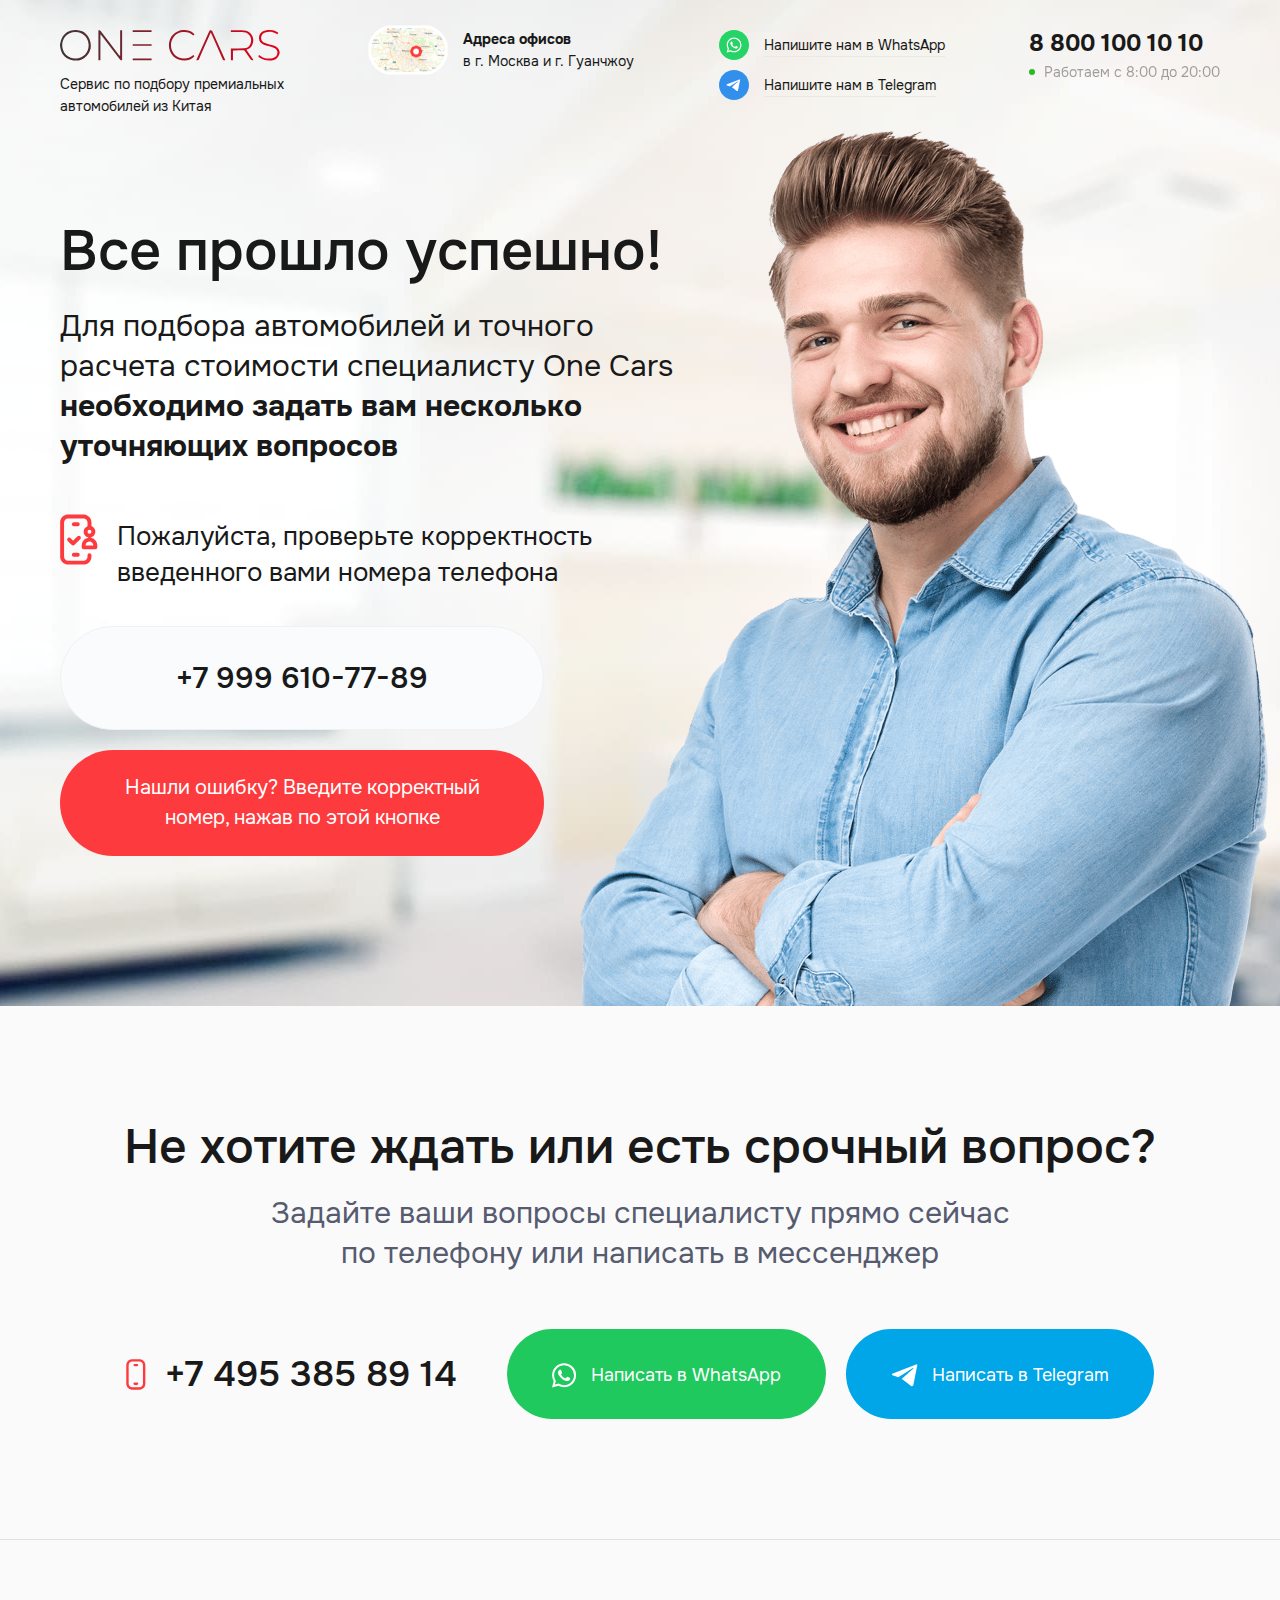
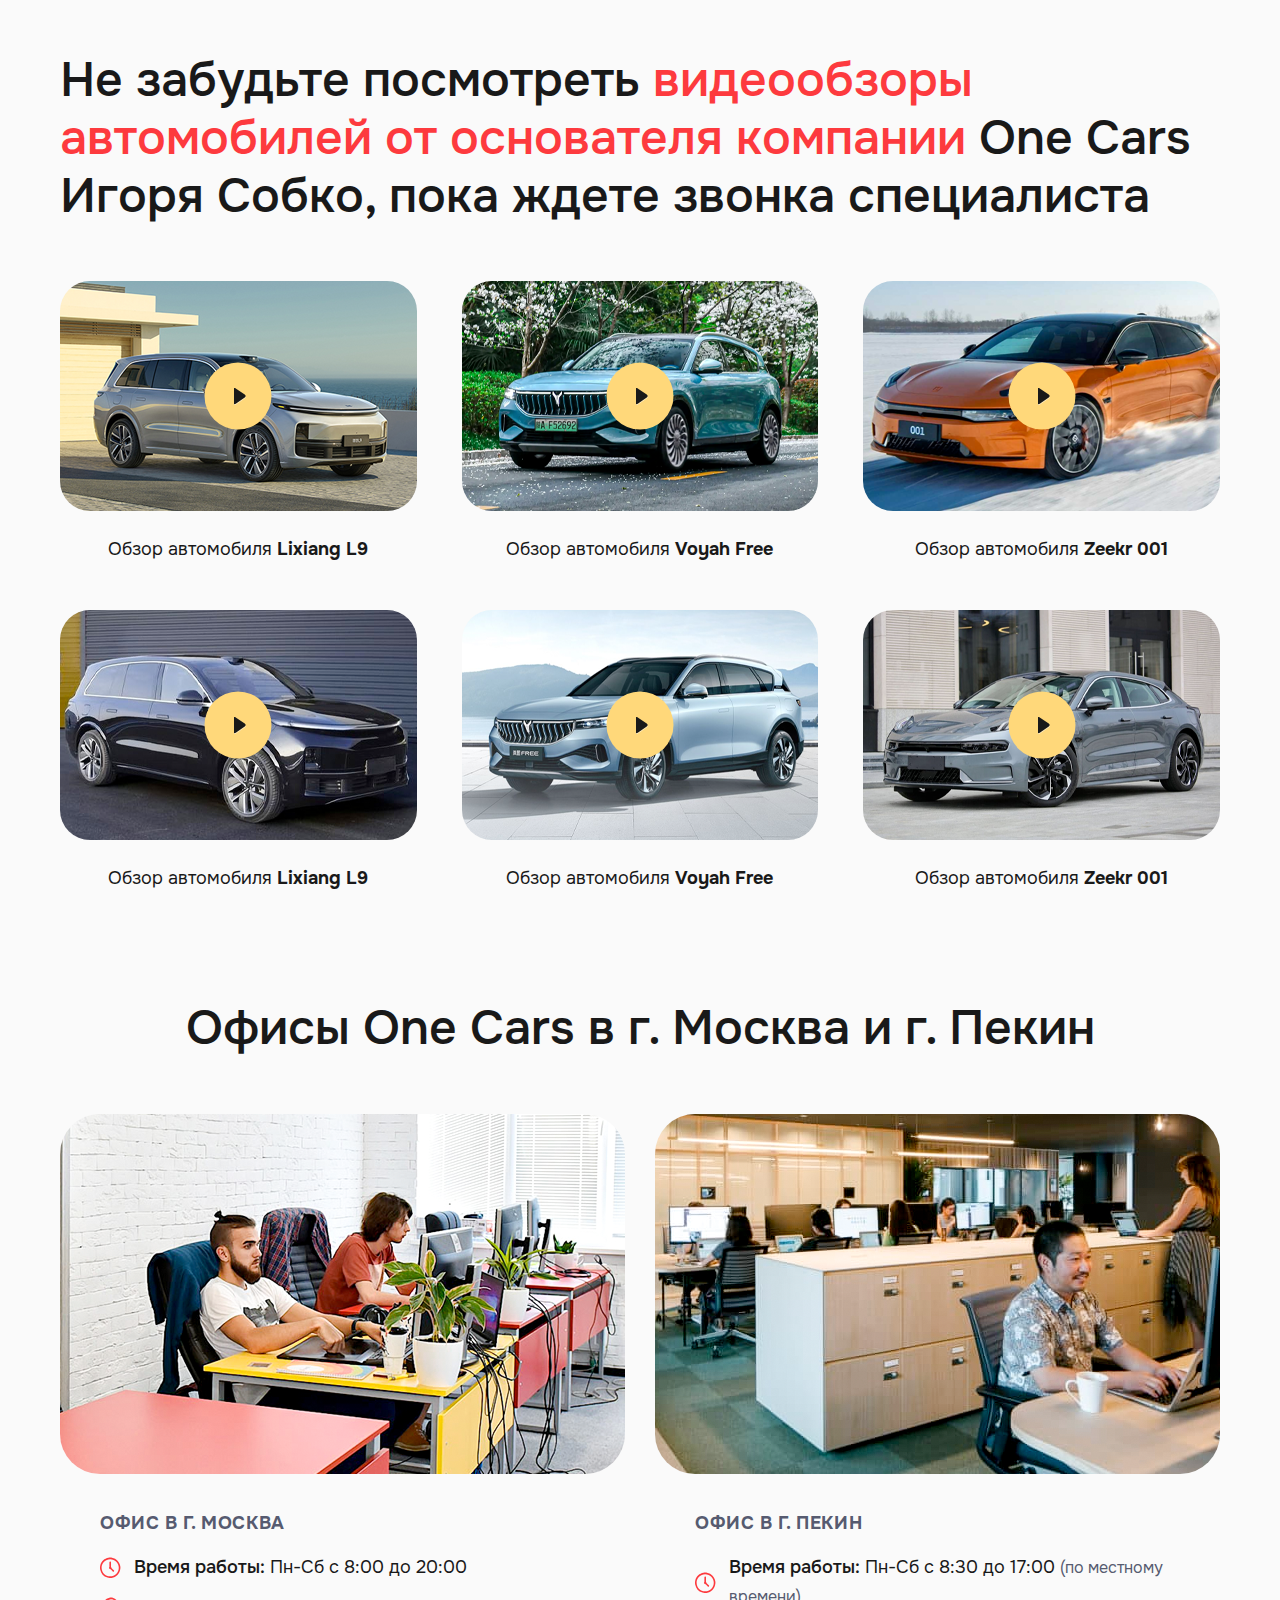
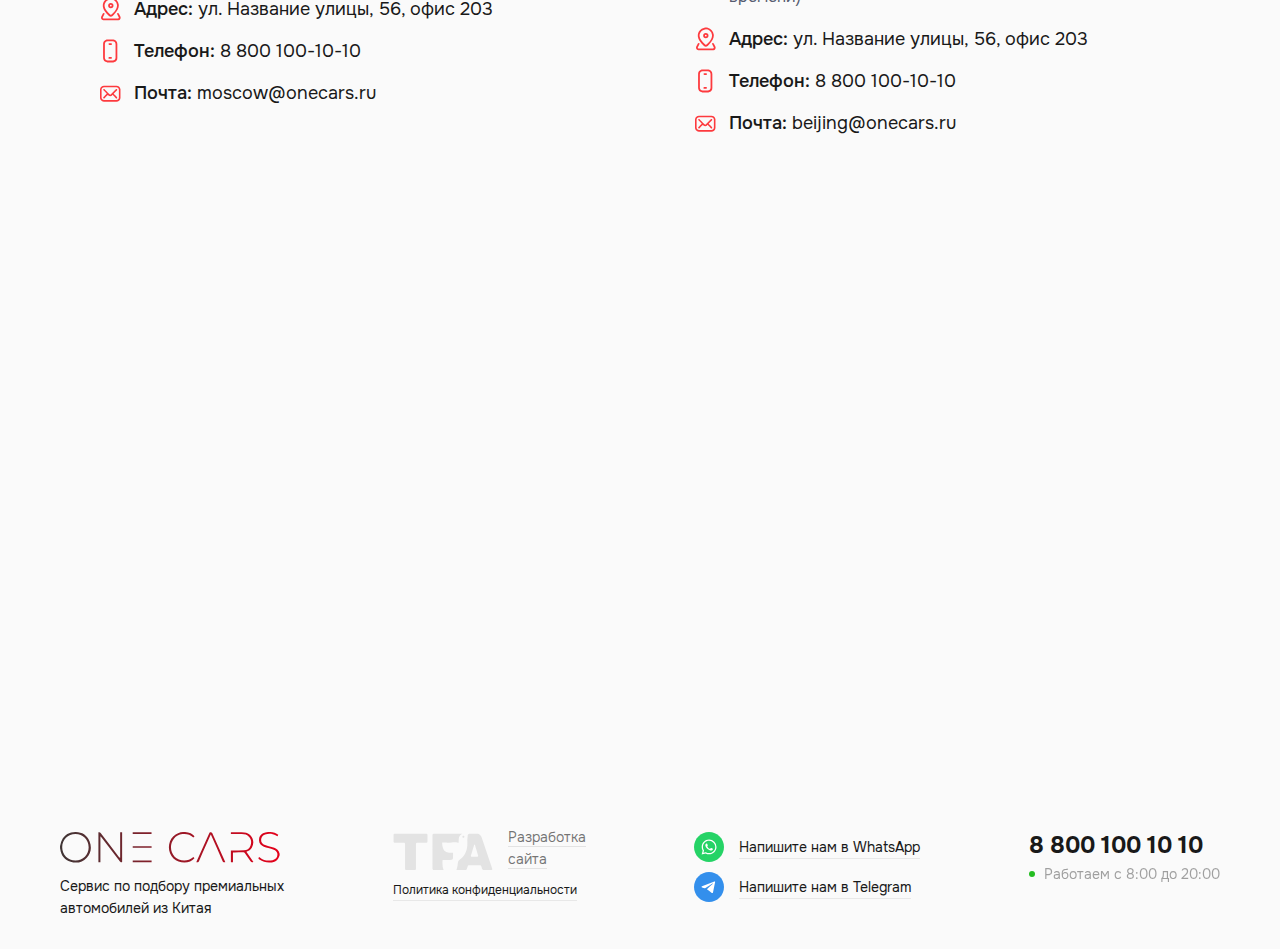
<file: success.html>
<!DOCTYPE html>
<html lang="en">
<head>

    <title>One Cars</title>
    <meta content="width=device-width,maximum-scale=1,initial-scale=1,user-scalable=0" name="viewport">
    <meta http-equiv="Content-Type" content="text/html;charset=UTF-8" />
    <meta name="author" content="" />
    <meta name="description" content="" />
    <meta name="keywords" content="" /> 
    
    <link rel="stylesheet" href="css/main.css" media="all"/>
    <link rel="stylesheet" href="css/hystmodal.min.css" media="all"/>
    <link rel="stylesheet" href="css/swiper-bundle.min.css" media="all"/>
    <link rel="stylesheet" href="css/fancybox.min.css" media="all"/>
    <link rel="stylesheet" href="css/responsive.css" media="all"/>

    <link href="favicon.ico" rel="shortcut icon"/>

</head>

<body>  

    <!-- wrapper Start -->
    <div class="wrapper">
        <!-- header Start -->
        <header class="header">
            <div class="header__container">
                <div class="header__logo logo">
                    <span class="logo__img">
                        <img src="img/src/logo.svg" alt="OneCars">
                    </span>
                    <span class="logo__text">Сервис по подбору премиальных<br> автомобилей из Китая</span>
                </div>
                <div class="header__address address">
                    <div class="address__map">
                        <img src="img/src/address-img.png" alt="map">
                    </div>
                    <div class="address__description">
                        <span>
                            <strong>Адреса офисов</strong><br>
                            в г. Москва и г. Гуанчжоу
                        </span>
                    </div>
                </div>
                <div class="header__messengers messengers">
                    <div class="messengers__item">
                        <div class="messengers__icon">
                            <img src="img/src/whatsapp.svg" alt="WhatsApp">
                        </div>
                        <a href="#" class="messengers__text">Напишите нам в WhatsApp</a>
                    </div>
                     <div class="messengers__item">
                        <div class="messengers__icon">
                            <img src="img/src/telegram.svg" alt="Telegram">
                        </div>
                        <a href="#" class="messengers__text">Напишите нам в Telegram</a>
                    </div>
                </div>
                <div class="header__phone phone">
                    <a href="tel:8 800 100 10 10" class="phone__number">8 800 100 10 10</a>
                    <span class="phone__work-time">
                        <span>Работаем с 8:00 до 20:00</span>
                    </span>
                </div>
            </div>
        </header>
        <!-- header end -->
        <!-- main Start -->
        <main>
            <section class="success">
                <div class="success__container">
                    <div class="success__content">
                        <h1 class="success__title">Все прошло успешно!</h1>
                        <p>Для подбора автомобилей и точного<br> расчета стоимости специалисту One Cars<br> <strong>необходимо задать вам несколько<br> уточняющих вопросов</strong></p>
                        <div class="success__reminder reminder">
                            <div class="reminder__icon">
                                <img src="img/src/reminder-icon.svg" alt="icon">
                            </div>
                            <div class="reminder__description">
                                <span>Пожалуйста, проверьте корректность<br> введенного вами номера телефона</span>
                            </div>
                        </div>
                        <div class="success__form">
                            <form>
                                <fieldset>
                                    <input type="tel" name="phone" value="+7 999 610-77-89">
                                </fieldset>
                                <fieldset>
                                    <button class="success__btn btn btn_big-size" type="submit">Нашли ошибку? Введите корректный<br> номер, нажав по этой кнопке</button>
                                </fieldset>
                            </form>
                        </div>
                        <div class="success__manager">
                            <picture>
                                <source srcset="img/src/manager.webp" type="image/webp">
                                <img src="img/src/manager.jpg" alt="photo">
                            </picture>
                        </div>
                    </div>
                </div>
            </section>
            <section class="question">
                <div class="question__container">
                    <h2 class="question__title title">Не хотите ждать или есть срочный вопрос?</h2>
                    <p class="question__sub-title sub-title">Задайте ваши вопросы специалисту прямо сейчас<br> по телефону или написать в мессенджер</p>
                    <div class="question__panel">
                        <span class="question__phone">
                            <a href="tel:+7 495 385 89 14">
                                <img src="img/src/phone-r.svg" alt="icon">
                                <span>+7 495 385 89 14</span>
                            </a>
                        </span>
                        <a href="#" class="question__btn btn btn_whatsapp">Написать в WhatsApp</a>
                        <a href="#" class="question__btn btn btn_telegram">Написать в Telegram</a>
                    </div>
                </div>
            </section>
            <section class="video-reviews video-reviews_changed">
                <div class="video-reviews__container">
                    <h2 class="video-reviews__title title title_text-left">Не забудьте посмотреть <span>видеообзоры<br> автомобилей от основателя компании</span> One Cars<br> Игоря Собко, пока ждете звонка специалиста</h2>
                    <div class="cursor-icon">
                        <img src="img/bg/cursor.svg" alt="cursor">
                    </div>
                    <div class="video-reviews__catalog">
                        <div class="video-reviews__item">
                            <div class="video-reviews__poster">
                                <a href="#">
                                    <span class="video-reviews__play-btn play-btn">Посмотреть</span>
                                    <picture>
                                        <source srcset="img/src/video-reviews-1.webp" type="image/webp">
                                        <img src="img/src/video-reviews-1.jpg" alt="photo">
                                    </picture>
                                </a>
                            </div>
                            <h3 class="video-reviews__title-car">
                                <a href="#">Обзор автомобиля <strong>Lixiang L9</strong></a>
                            </h3>
                        </div>
                        <div class="video-reviews__item">
                            <div class="video-reviews__poster">
                                <a href="#">
                                    <span class="video-reviews__play-btn play-btn">Посмотреть</span>
                                    <picture>
                                        <source srcset="img/src/video-reviews-2.webp" type="image/webp">
                                        <img src="img/src/video-reviews-2.jpg" alt="photo">
                                    </picture>
                                </a>
                            </div>
                            <h3 class="video-reviews__title-car">
                                <a href="#">Обзор автомобиля <strong>Voyah Free</strong></a>
                            </h3>
                        </div>
                        <div class="video-reviews__item">
                            <div class="video-reviews__poster">
                                <a href="#">
                                    <span class="video-reviews__play-btn play-btn">Посмотреть</span>
                                    <picture>
                                        <source srcset="img/src/video-reviews-3.webp" type="image/webp">
                                        <img src="img/src/video-reviews-3.jpg" alt="photo">
                                    </picture>
                                </a>
                            </div>
                            <h3 class="video-reviews__title-car">
                                <a href="#">Обзор автомобиля <strong>Zeekr 001</strong></a>
                            </h3>
                        </div>
                        <div class="video-reviews__item">
                            <div class="video-reviews__poster">
                                <a href="#">
                                    <span class="video-reviews__play-btn play-btn">Посмотреть</span>
                                    <picture>
                                        <source srcset="img/src/video-reviews-4.webp" type="image/webp">
                                        <img src="img/src/video-reviews-4.jpg" alt="photo">
                                    </picture>
                                </a>
                            </div>
                            <h3 class="video-reviews__title-car">
                                <a href="#">Обзор автомобиля <strong>Lixiang L9</strong></a>
                            </h3>
                        </div>
                        <div class="video-reviews__item">
                            <div class="video-reviews__poster">
                                <a href="#">
                                    <span class="video-reviews__play-btn play-btn">Посмотреть</span>
                                    <picture>
                                        <source srcset="img/src/video-reviews-5.webp" type="image/webp">
                                        <img src="img/src/video-reviews-5.jpg" alt="photo">
                                    </picture>
                                </a>
                            </div>
                            <h3 class="video-reviews__title-car">
                                <a href="#">Обзор автомобиля <strong>Voyah Free</strong></a>
                            </h3>
                        </div>
                        <div class="video-reviews__item">
                            <div class="video-reviews__poster">
                                <a href="#">
                                    <span class="video-reviews__play-btn play-btn">Посмотреть</span>
                                    <picture>
                                        <source srcset="img/src/video-reviews-6.webp" type="image/webp">
                                        <img src="img/src/video-reviews-6.jpg" alt="photo">
                                    </picture>
                                </a>
                            </div>
                            <h3 class="video-reviews__title-car">
                                <a href="#">Обзор автомобиля <strong>Zeekr 001</strong></a>
                            </h3>
                        </div>
                    </div>
                </div>
            </section>
            <section class="offices-info offices-info_changed">
                <div class="offices-info__container">
                    <h2 class="offices-info__title title">Офисы One Cars в г. Москва и г. Пекин</h2>
                    <div class="offices-info__catalog">
                        <div class="offices-info__item">
                            <div class="offices-info__photo">
                                <picture>
                                    <source srcset="img/src/office-img-1.webp" type="image/webp">
                                    <img src="img/src/office-img-1.jpg" alt="photo">
                                </picture>
                            </div>
                            <div class="offices-info__description">
                                <h3 class="offices-info__title-city">Офис в г. Москва</h3>
                                <ul class="offices-info__contacts contacts">
                                    <li>
                                        <div class="contacts__icon">
                                            <img src="img/src/contacts-time.svg" alt="icon">
                                        </div>
                                        <span class="contacts__text"><strong>Время работы:</strong> Пн-Сб с 8:00 до 20:00</span>
                                    </li>
                                    <li>
                                        <div class="contacts__icon">
                                            <img src="img/src/contacts-address.svg" alt="icon">
                                        </div>
                                        <span class="contacts__text"><strong>Адрес:</strong> ул. Название улицы, 56, офис 203</span>
                                    </li>
                                    <li>
                                        <div class="contacts__icon">
                                            <img src="img/src/contacts-phone.svg" alt="icon">
                                        </div>
                                        <span class="contacts__text"><strong>Телефон:</strong> <a href="tel:8 800 100-10-10">8 800 100-10-10</a></span>
                                    </li>
                                    <li>
                                        <div class="contacts__icon">
                                            <img src="img/src/contacts-mail.svg" alt="icon">
                                        </div>
                                        <span class="contacts__text"><strong>Почта:</strong> <a href="mailto:moscow@onecars.ru">moscow@onecars.ru</a></span>
                                    </li>
                                </ul>
                            </div>
                        </div>
                        <div class="offices-info__item">
                            <div class="offices-info__photo">
                                <picture>
                                    <source srcset="img/src/office-img-2.webp" type="image/webp">
                                    <img src="img/src/office-img-2.jpg" alt="photo">
                                </picture>
                            </div>
                            <div class="offices-info__description">
                                <h3 class="offices-info__title-city">Офис в г. Пекин</h3>
                                <ul class="offices-info__contacts contacts">
                                    <li>
                                        <div class="contacts__icon">
                                            <img src="img/src/contacts-time.svg" alt="icon">
                                        </div>
                                        <span class="contacts__text"><strong>Время работы:</strong> Пн-Сб с 8:30 до 17:00 <small>(по местному времени)</small></span>
                                    </li>
                                    <li>
                                        <div class="contacts__icon">
                                            <img src="img/src/contacts-address.svg" alt="icon">
                                        </div>
                                        <span class="contacts__text"><strong>Адрес:</strong> ул. Название улицы, 56, офис 203</span>
                                    </li>
                                    <li>
                                        <div class="contacts__icon">
                                            <img src="img/src/contacts-phone.svg" alt="icon">
                                        </div>
                                        <span class="contacts__text"><strong>Телефон:</strong> <a href="tel:8 800 100-10-10">8 800 100-10-10</a></span>
                                    </li>
                                    <li>
                                        <div class="contacts__icon">
                                            <img src="img/src/contacts-mail.svg" alt="icon">
                                        </div>
                                        <span class="contacts__text"><strong>Почта:</strong> <a href="mailto:beijing@onecars.ru">beijing@onecars.ru</a></span>
                                    </li>
                                </ul>
                            </div>
                        </div>
                    </div>
                </div>
            </section>
            <section class="location location_changed">
                <div class="location__container">
                    <div class="location__col">
                        <div class="location__map">
                            <div id="map-2" class="map"></div>
                        </div>
                    </div>
                </div>
            </section>
        </main>
        <!-- main end -->
        <!-- footer Sart -->
        <footer class="footer">
            <div class="footer__container">
                <div class="footer__logo logo">
                    <span class="logo__img">
                        <img src="img/src/logo.svg" alt="OneCars">
                    </span>
                    <span class="logo__text">Сервис по подбору премиальных<br> автомобилей из Китая</span>
                </div>
                <div class="footer__col">
                    <a target="_blank" href="https://t-f-a.agency/lp" class="footer__development development">
                        <span class="development__logo"></span>
                        <span class="development__text"><span>Разработка</span><br> <span>сайта</span></span>
                    </a>
                    <a href="#" class="footer__link" data-hystmodal="#privacy-policy">Политика конфиденциальности</a>
                </div>
                <div class="footer__messengers messengers">
                    <div class="messengers__item">
                        <div class="messengers__icon">
                            <img src="img/src/whatsapp.svg" alt="WhatsApp">
                        </div>
                        <a href="#" class="messengers__text">Напишите нам в WhatsApp</a>
                    </div>
                     <div class="messengers__item">
                        <div class="messengers__icon">
                            <img src="img/src/telegram.svg" alt="Telegram">
                        </div>
                        <a href="#" class="messengers__text">Напишите нам в Telegram</a>
                    </div>
                </div>
                <div class="footer__phone phone">
                    <a href="tel:8 800 100 10 10" class="phone__number">8 800 100 10 10</a>
                    <span class="phone__work-time">
                        <span>Работаем с 8:00 до 20:00</span>
                    </span>
                </div>
            </div>
        </footer>
        <!-- footer end -->
    </div>   
    <!-- wrapper end -->

    <!-- privacy policy modal Start -->
    <div id="privacy-policy" class="hystmodal" aria-hidden="true">
        <div class="hystmodal__wrap">
            <div class="hystmodal__window" role="dialog" aria-modal="true">
                <button class="hystmodal__close" data-hystclose>Закрыть</button>
                <div class="hystmodal__styled">
                    <h2 class="title-middle title-middle_text-center">Политика конфиденциальности</h2>
                    <p>Администрация данного Сайта не может передать или раскрыть информацию предоставленную пользователем (далее Пользователь) при регистрации и использовании функций сайта третьим лицам, кроме случаев, описанных законодательством страны, на территории которой пользователь ведет свою деятельность.</p>
                    <p>Для регистрации на сайте, пользователь обязан внести некоторую персональную информацию. Для проверки предоставленных данных, сайт оставляет за собой право потребовать доказательства идентичности в онлайн или офлайн режимах.</p>
                    <p>Сайт использует личную информацию Пользователя для обслуживания и для улучшения качества предоставляемых услуг. Часть персональной информации может быть предоставлена банку или платежной системе, в случае, если предоставление этой информации обусловлено процедурой перевода средств платежной системе, услугами которой Пользователь желает воспользоваться.</p>
                    <p>Сайт прилагает все усилия для сбережения в сохранности личных данных Пользователя. Личная информация может быть раскрыта в случаях, описанных законодательством, либо когда администрация сочтет подобные действия необходимыми для соблюдения юридической процедуры, судебного распоряжения или легального процесса необходимого для работы Пользователя с Сайтом.</p>
                    <p>В других случаях, ни при каких условиях, информация, которую Пользователь передает Сайту, не будет раскрыта третьим лицам.</p>
                </div>
            </div>
        </div>
    </div>
    <!-- privacy policy modal end -->

    <!-- jQuery libs -->
    <script type="text/javascript" src="js/jquery.min.js"></script>

    <!-- Plugin scripts -->
    <script src="https://api-maps.yandex.ru/2.1/?lang=ru_RU&amp;apikey=0333b546-e4cd-4422-b583-f1193f0144a4"></script>
    <script type="text/javascript" src="js/hystmodal.min.js"></script>
    <script type="text/javascript" src="js/swiper-bundle.min.js"></script>
    <script type="text/javascript" src="js/fancybox.min.js"></script>

    <!-- Scripts -->
    <script type="text/javascript" src="js/scripts.js"></script>

</body>

</html>
</file>
<file: css/main.css>
/* fonts */
@font-face {
  font-family: 'Onest';
  src: local('Onest Bold'), local('Onest-Bold'),
      url('../fonts/Onest-Bold.woff2') format('woff2'),
      url('../fonts/Onest-Bold.woff') format('woff'),
      url('../fonts/Onest-Bold.ttf') format('truetype');
  font-weight: 700;
  font-style: normal;
  }

@font-face {
  font-family: 'Onest';
  src: local('Onest Medium'), local('Onest-Medium'),
      url('../fonts/Onest-Medium.woff2') format('woff2'),
      url('../fonts/Onest-Medium.woff') format('woff'),
      url('../fonts/Onest-Medium.ttf') format('truetype');
  font-weight: 500;
  font-style: normal;
  }

@font-face {
  font-family: 'Onest';
  src: local('Onest Regular'), local('Onest-Regular'),
      url('../fonts/Onest-Regular.woff2') format('woff2'),
      url('../fonts/Onest-Regular.woff') format('woff'),
      url('../fonts/Onest-Regular.ttf') format('truetype');
  font-weight: 400;
  font-style: normal;
  }

/* reset */
*,
*::before,
*::after {
  box-sizing: border-box;
  }

body,
h1,
h2,
h3,
h4,
p,
ul,
ol,
li,
figure,
figcaption,
blockquote,
dl,
dd {
  margin: 0;
  padding: 0;
  }

ul[class],
ol[class] {
  list-style: none;
  }

a:not([class]) {
  text-decoration-skip-ink: auto;
  text-decoration: none;
  }

a {
  color: #fd3a3e;
  text-decoration: none;
  transition: color .3s linear;
  }

a:hover { 
  color: #e33437;
  }

a:focus,
a:hover,
a:active { 
  outline: none !important;
  }

p { 
  margin: 0 0 20px;
  font-size: 18px;
  line-height: 28px;
  }

b, strong { 
  font-weight: 700;
  }

button { 
  margin: 0;
  padding: 0;
  vertical-align: top;
  border: 0;
  background: none;
  border-radius: 0;
  }

button:focus,
button:hover,
button:active { 
  outline: none !important;
  }

img {
  max-width: 100%;
  display: block;
  }

article > * + * {
  margin-top: 1em;
  }

input,
button,
textarea,
select {
  font: inherit;
  }

input:focus,
input:hover,
input:active { 
  outline: none !important;
  }

fieldset { 
  margin: 0 0 15px;
  padding: 0;
  border: 0;
  }

fieldset:last-child { 
  margin: 0;
  padding: 5px 0 0;
  }

iframe { vertical-align: top; }

hr { 
  margin: 15px 0;
  width: 100%;
  height: 1px;
  border: 0;
  background: #e5ecdd;
  }

@media (prefers-reduced-motion: reduce) {
  * {
    animation-duration: 0.01ms !important;
    animation-iteration-count: 1 !important;
    transition-duration: 0.01ms !important;
    scroll-behavior: auto !important;
    }
  }

[class*=__container] {
  margin: 0 auto;
  max-width: 1200px;
  }

/* input */
input[type='tel'],   
input[type='text'],
input[type='email'],
input[type='password'] {
  margin: 0;
  padding: 0 56px;
  vertical-align: top;
  width: 100%;
  height: 104px;
  color: #191919;
  font-size: 20px;
  font-family: 'Onest', sans-serif;
  font-weight: 400;
  border: 1px solid #f1f1f1;
  background-color: #fafbfc;
  box-shadow: none !important;
  border-radius: 52px;
  transition: .3s border-color;
  -webkit-appearance: none;
  -moz-appearance: none;
  appearance: none;
  }

input[type='tel']:focus,   
input[type='text']:focus,
input[type='email']:focus,
input[type='password']:focus {
  border-color: #e5e5e5;
  }

input[type='tel']::-moz-placeholder,
input[type='text']::-moz-placeholder,
input[type='email']::-moz-placeholder,
input[type='password']::-moz-placeholder {
  color: #191919;
  opacity: 0.5;
  outline: none;
  }

input[type='tel']::-webkit-input-placeholder,
input[type='text']::-webkit-input-placeholder,
input[type='email']::-webkit-input-placeholder,
input[type='password']::-webkit-input-placeholder {
  color: #191919;
  opacity: 0.5;
  outline: none;
  }

input[type='tel'] { 
  padding-right: 100px;
  background-image: url(../img/bg/phone.svg);
  background-position: right 54px center;
  background-repeat: no-repeat;
  }

/* btn */
.btn { 
  display: inline-block;
  vertical-align: top;
  padding: 35px 52px 31px;
  color: #fff;
  font-size: 20px;
  font-family: 'Onest', sans-serif;
  text-align: center;
  line-height: 30px;
  background: #fd3a3e;
  border-radius: 48px;
  cursor: pointer;
  transition: .3s all;
  }

.btn:hover { 
  color: #fff;
  background: #e33437;
  }

.btn_big-size { 
  display: flex;
  justify-content: center;
  align-items: center;
  padding: 23px 52px;
  min-height: 106px;
  border-radius: 53px;
  }

.btn_middle-size { 
  padding: 29px 60px 27px;
  border-radius: 53px;
  }

.btn_arrow-top:after { 
  display: inline-block;
  margin: 2px 0 0 15px;
  vertical-align: top;
  width: 20px;
  height: 20px;
  background: url(../img/bg/arrow-top.svg) center no-repeat;
  background-size: 100%;
  content: "";
  }

.btn_play:before { 
  display: inline-block;
  margin: -2px 19px 0 0;
  vertical-align: middle;
  width: 11px;
  height: 15px;
  background: url(../img/bg/play.svg) center no-repeat;
  background-size: 100%;
  content: "";
  }

.btn_arrow-right:after { 
  display: inline-block;
  vertical-align: middle;
  margin: 0 0 0 16px;
  width: 34px;
  height: 11px;
  background: url(../img/bg/arrow-right.svg) center no-repeat;
  background-size: 100%;
  content: "";
  }

.btn_black-color { 
  background: #191919;
  }

.btn_black-color:hover { 
  background: #404040;
  }

.btn-yellow-color { 
  color: #191919;
  text-shadow: 0 1px 0 rgba(255, 255, 255, 0.5);
  background: #ffd87a;
  }

.btn-yellow-color:hover { 
  color: #191919;
  background: #ffc847;
  }

.btn_transparent-color {
  color: rgba(25, 25, 25, 0.5); 
  background: none;
  box-shadow: 0 0 0 1px rgba(25, 25, 25, 0.2) inset;
  }

.btn_transparent-color:hover { 
  box-shadow: none;
  }

.btn_load-icon:after { 
  display: inline-block;
  margin: 0 0 0 15px;
  vertical-align: top;
  width: 25px;
  height: 25px;
  background: url(../img/bg/load.svg) center no-repeat;
  background-size: 100%;
  content: "";
  }

.btn_load-icon:hover:after { 
  background: url(../img/bg/load-w.svg) center no-repeat;
  background-size: 100%;
  }

.btn_whatsapp { 
  padding: 32px 45px 30px;
  font-size: 18px;
  line-height: 28px;
  background: #20c95e;
  border-radius: 45px;
  }

.btn_whatsapp:before { 
  display: inline-block;
  vertical-align: middle;
  margin: -2px 14px 0 0;
  width: 25px;
  height: 25px;
  background: url(../img/bg/whatsapp-w.svg) center no-repeat;
  background-size: 100%;
  content: "";
  }

.btn_whatsapp:hover { 
  background: #2ed96c;
  }

.btn_telegram { 
  padding: 32px 45px 30px;
  font-size: 18px;
  line-height: 28px;
  background: #00a6e8;
  border-radius: 45px;
  }

.btn_telegram:before { 
  display: inline-block;
  vertical-align: middle;
  margin: -2px 14px 0 0;
  width: 27px;
  height: 23px;
  background: url(../img/bg/telegram-w.svg) center no-repeat;
  background-size: 100%;
  content: "";
  }

.btn_telegram:hover { 
  background: #1abeff;
  }

/* checkbox */
.checkbox { 
  display: flex;
  }

.checkbox_position-center { 
  justify-content: center;
  }

.checkbox input { 
  position: relative;
  flex-shrink: 0;
  display: block;
  margin: 0 9px 0 0;
  width: 16px;
  height: 16px;
  border: 1px solid rgba(25, 25, 25, 0.1);
  background: #fff;
  border-radius: 3px;
  outline: 0;
  cursor: pointer;
  -webkit-appearance: none;
  -moz-appearance: none;
  appearance: none;
  }

.checkbox input:before {
  position: absolute;
  display: block;
  width: 10px;
  height: 7px;
  top: 50%;
  left: 50%;
  transform: translate(-50%, -50%);
  background: url(../img/bg/check.svg) center no-repeat;
  background-size: 100%;
  content: "";
  opacity: 0;
  transition: .3s opacity;
  }

.checkbox input:checked:before { opacity: 1; }

.checkbox label { 
  color: #a8a8a8;
  font-size: 13px;
  line-height: 16px;
  cursor: text;
  }

.checkbox label a { 
  position: relative;
  border-bottom: 1px solid #fd3a3e;
  transition: .3s all;
  }

.checkbox label a:hover { 
  border-color: #e33437;
  }

/* title */
.title {
  margin: 0 0 40px; 
  font-size: 48px;
  font-weight: 500;
  text-align: center;
  line-height: 58px;
  }

.title_text-left { 
  text-align: left;
  }

.title_indent-bottom-small { 
  margin: 0 0 21px;
  }

.title span { 
  color: #fd3a3e;
  }

/* sub-title */
.sub-title { 
  margin: 0 0 56px;
  color: #565b70;
  font-size: 30px;
  text-align: center;
  line-height: 40px;
  }

/* title-middle */
.title-middle { 
  margin: 0 0 40px;
  font-size: 36px;
  font-weight: 500;
  line-height: 46px;
  }

.title-middle_text-center { 
  text-align: center;
  }

.title-middle span { 
  color: #fd3a3e;
  }

/* title-small */
.title-small { 
  margin: 0 0 25px;
  font-size: 26px;
  font-weight: 500;
  line-height: 36px;
  }

/* title-very-small */
.title-very-small { 
  margin: 0 0 15px;
  color: rgb(86, 91, 112, 0.6);
  font-size: 16px;
  font-weight: 700;
  text-transform: uppercase;
  line-height: 26px;
  }

/* above-title */
.above-title { 
  display: flex;
  justify-content: center;
  margin: 0 0 17px;
  }

.above-title__text { 
  display: block;
  padding: 15px 30px 11px;
  color: #fff;
  font-size: 20px;
  font-weight: 700;
  text-align: center;
  text-transform: uppercase;
  line-height: 30px;
  letter-spacing: 0.6px;
  background: #fd3a3e;
  border-radius: 10px;
  }

/* play-btn */
.play-btn { 
  position: relative;
  display: block;
  width: 67px;
  height: 67px;
  font-size: 0px;
  background: #ffd87a;
  border-radius: 100%;
  cursor: pointer;
  transition: .3s background;
  }

.play-btn:hover { 
  background: #ffc847;
  }

.play-btn:before { 
  position: absolute;
  display: block;
  width: 13px;
  height: 17px;
  top: 50%;
  left: 29px;
  transform: translateY(-50%);
  background: url(../img/bg/play.svg) center no-repeat;
  background-size: 100%;
  content: "";
  }

/* cursor-icon */
.cursor-icon {
  display: none;
  margin: 0 auto 15px; 
  width: 42px;
  }

.cursor-icon img { 
  width: 100%;
  }

/* body */
body { 
  min-width: 320px;
  color: #191919;
  font: 18px 'Onest', sans-serif;
  font-weight: 400;
  line-height: 28px;
  scroll-behavior: smooth;
  text-rendering: optimizeSpeed;
  -webkit-text-size-adjust: none;
  -moz-text-size-adjust: none;
  -ms-text-size-adjust: none;
  text-size-adjust: none;
  }

/* wrapper */
.wrapper { 
  position: relative;
  padding: 20px 0 0;
  background: #fafafa;
  overflow: hidden;
  }

/* header */
.header { 
  position: absolute;
  padding: 25px 20px 0;
  width: 100%;
  top: 20px;
  left: 0;
  z-index: 20;
  }

.header__container { 
  display: flex;
  justify-content: space-between;
  align-items: flex-start;
  }

/* logo */
.header__logo { 
  padding: 5px 0 0;
  }

.logo a { 
  display: block;
  }

.logo__img { 
  display: block;
  margin: 0 0 12px;
  width: 236px;
  }

.logo__img img { 
  width: 100%;
  }

.logo__text { 
  display: block;
  font-size: 16px;
  line-height: 26px;
  }

/* address */
.address { 
  display: flex;
  align-items: center;
  }

.address__map { 
  flex-shrink: 0;
  margin: 0 19px 0 0;
  width: 108px;
  }

.address__map img { 
  width: 100%;
  }

.address__description span { 
  display: block;
  font-size: 16px;
  line-height: 26px;
  }

/* messengers */
.messengers { 
  display: flex;
  flex-direction: column;
  gap: 10px 0;
  }

.header__messengers { 
  padding: 5px 0 0;
  }

.messengers__item { 
  display: flex;
  align-items: center;
  }

.messengers__icon { 
  flex-shrink: 0;
  margin: 0 15px 0 0;
  width: 36px;
  }

.messengers__icon img { 
  width: 100%;
  }

.messengers__text { 
  position: relative;
  display: inline-block;
  vertical-align: top;
  color: #191919;
  font-size: 16px;
  line-height: 26px;
  border-bottom: 1px solid #e8e8e8;
  transition: .3s all;
  }

.messengers__text:hover { 
  color: #e33437;
  border-color: #f1999b;
  }

/* phone */
.phone__number { 
  display: inline-block;
  vertical-align: top;
  color: #191919;
  font-size: 26px;
  font-weight: 700;
  line-height: 36px;
  }

.phone__work-time { 
  position: relative;
  display: block;
  margin: 0 0 4px;
  padding: 0 0 0 15px;
  font-size: 16px;
  line-height: 26px;
  }

.phone__work-time:before { 
  position: absolute;
  display: block;
  width: 6px;
  height: 6px;
  top: 50%;
  left: 0;
  transform: translateY(-50%);
  background: #24bd21;
  border-radius: 100%;
  content: "";
  }

.phone__work-time span { 
  opacity: 0.4;
  }

.phone__link { 
  position: relative;
  display: inline-block;
  vertical-align: top;
  font-size: 18px;
  font-weight: 500;
  line-height: 28px;
  }

.phone__link:before { 
  position: absolute;
  display: block;
  width: 100%;
  height: 1px;
  left: 0;
  bottom: 0;
  background: #ffd8d8;
  transition: .3s background;
  content: "";
  }

.phone__link:hover:before { 
  background: #f1999b;
  }

/* selection-delivery */
.selection-delivery { 
  position: relative;
  margin: 0 0 140px;
  padding: 0 20px;
  }

.selection-delivery:before { 
  position: absolute;
  width: 100%;
  height: 730px;
  left: 0;
  bottom: -180px;
  background: url(../img/src/selection-delivery-cars.png) center no-repeat;
  content: "";
  }

.selection-delivery__container { 
  padding: 180px 20px 154px;
  max-width: 1880px;
  background: url(../img/src/selection-delivery-bg.jpg) center no-repeat;
  background-size: cover;
  border-radius: 40px;
  }

.selection-delivery__content { 
  position: relative;
  display: flex;
  flex-direction: column;
  align-items: center;
  z-index: 5;
  }

/* selection-delivery__title */
.selection-delivery__title { 
  margin: 0 0 12px;
  font-size: 56px;
  font-weight: 500;
  text-align: center;
  line-height: 72px;
  }

.selection-delivery__title span { 
  color: #fd3a3e;
  }

/* selection-delivery__sub-title */
.selection-delivery__sub-title { 
  margin: 0 0 45px;
  font-size: 34px;
  text-align: center;
  line-height: 44px;
  }

.selection-delivery__sub-title strong { 
  font-weight: 500;
  }

.selection-delivery__sub-title img { 
  display: inline-block;
  vertical-align: middle;
  }

/* selection-delivery__btn */
.selection-delivery__btn { 
  margin: 0 0 16px;
  }

/* small-text */
.small-text { 
  font-size: 16px;
  line-height: 26px;
  }

.selection-delivery__small-text { 
  margin: 0 0 75px;
  text-align: center;
  }

/* advantages */
.advantages { 
  padding: 10px;
  max-width: 1132px;
  width: 100%;
  background: #fff;
  border-radius: 30px;
  }

.advantages__in { 
  display: flex;
  justify-content: space-between;
  gap: 0 20px;
  padding: 35px 60px;
  background: #fff;
  border-radius: 20px;
  box-shadow: 0 4px 60px rgba(163, 169, 183, 0.16);
  }

.advantages__item { 
  display: flex;
  }

.advantages__icon { 
  flex-shrink: 0;
  margin: 5px 20px 0 0;
  }

.advantages__text { 
  display: block;
  font-size: 18px;
  line-height: 28px;
  }

/* one-cars-info */
.one-cars-info { 
  position: relative;
  padding: 0 0 120px;
  border-bottom: 1px solid rgba(0, 0, 0, 0.05);
  z-index: 10;
  }

.one-cars-info__container { 
  max-width: 1360px;
  }

/* one-cars-info__title */
.one-cars-info__title { 
  margin: 0 0 46px;
  }

/* brands */
.brands { 
  position: relative;
  margin: 0 0 60px;
  }

.brands:before { 
  position: absolute;
  display: block;
  width: 1447px;
  height: 665px;
  top: -16px;
  left: -42px;
  background: url(../img/src/brands-bg.png) center no-repeat;
  content: "";
  }

.brands__in { 
  position: relative;
  display: flex;
  align-items: flex-start;
  padding: 70px 129px 79px 130px;
  z-index: 5;
  }

.brands__info { 
  flex-shrink: 0;
  margin: 0 79px 0 0;
  padding: 93px 0 0;
  }

.brands__title-middle { 
  margin: 0 0 9px;
  } 

.brands p { 
  margin: 0;
  font-size: 20px;
  line-height: 30px;
  }

.brands__logos { 
  flex-grow: 1;
  }

.brands__logos img { 
  width: 100%;
  }

/* service */
.service { 
  display: flex;
  gap: 0 52px;
  padding: 0 0 0 50px;
  }

.service__item { 
  display: flex;
  align-items: flex-start;
  }

.service__photo { 
  display: flex;
  align-items: center;
  flex-shrink: 0;
  margin: 0 25px 0 0;
  height: 240px;
  }

.service__description { 
  padding: 30px 0 0;
  }

.service__title-small { 
  margin: 0 0 15px;
  }

.service__item p { 
  margin: 0;
  } 

/* offices */
.offices { 
  padding: 110px 0 112px;
  }

.offices__container { 
  padding: 0 20px;
  max-width: 1920px;
  }

/* offices__catalog */
.offices__catalog { 
  display: grid;
  grid-template-columns: repeat(2, 1fr);
  gap: 30px 30px;
  }

.offices__item { 
  position: relative;
  }

/* offices__sticker */
.offices__sticker { 
  position: absolute;
  top: 40px;
  right: 40px;
  z-index: 5;
  }

.offices__item:nth-child(2n) .offices__sticker { 
  right: auto;
  left: 40px;
  }

.sticker { 
  padding: 34px 15px;
  width: 160px;
  height: 160px;
  background: #fff;
  border-radius: 100%;
  }

.sticker__icon { 
  margin: 0 auto 10px;
  width: 28px;
  }

.sticker__icon img { 
  width: 100%;
  }

.sticker__text { 
  display: block;
  color: #565b70;
  font-size: 15px;
  font-weight: 700;
  text-transform: uppercase;
  text-align: center;
  line-height: 22px;
  letter-spacing: 0.3px;
  }

/* offices__photo */
.offices__photo { 
  height: 650px;
  }

.offices__photo img { 
  width: 100%;
  height: 100%;
  object-fit: cover;
  border-radius: 50px;
  }

/* choosing-car */
.choosing-car { 
  padding: 0 0 158px;
  }

.choosing-car__title { 
  margin: 0 0 54px;
  }

/* parameters */
.parameters { 
  margin: 0 0 20px;
  padding: 93px 120px 106px;
  background: url(../img/src/parameters-bg.jpg) center no-repeat;
  background-size: cover;
  border-radius: 40px;
  }

.parameters__title-small { 
  margin: 0 0 9px;
  }

/* list */
.parameters__list { 
  padding: 0 0 0 30px;
  }

.parameters__list li { 
  position: relative;
  padding: 0 0 0 16px;
  font-size: 18px;
  line-height: 32px;
  }

.parameters__list li:before { 
  position: absolute;
  display: block;
  width: 5px;
  height: 5px;
  top: 15px;
  left: 0;
  background: #fd3a3e;
  border-radius: 100%;
  content: "";
  }

/* parameters-info */
.parameters-info { 
  position: relative;
  background: url(../img/src/parameters-info-bg.jpg) center no-repeat;
  background-size: cover;
  border-radius: 40px;
  }

.parameters-info__description { 
  position: relative;
  padding: 98px 120px 115px;
  z-index: 5;
  }

/* parameters-info__title-small */
.parameters-info__title-small { 
  margin: 0 0 15px;
  }

/* check-list */
.parameters-info__check-list { 
  display: flex;
  flex-wrap: wrap;
  gap: 0 40px;
  margin: 0 0 0 30px;
  }

.parameters-info__check-list li:nth-child(1),
.parameters-info__check-list li:nth-child(2) { 
  width: auto;
  }

.parameters-info__check-list li { 
  width: 100%;
  }

.check-list li { 
  position: relative;
  margin: 0 0 12px;
  padding: 0 0 0 31px;
  font-size: 18px;
  line-height: 28px;
  }

.check-list li:last-child { 
  margin: 0;
  }

.check-list li:before { 
  position: absolute;
  display: block;
  width: 21px;
  height: 21px;
  top: 4px;
  left: 0;
  background: url(../img/bg/check-list-icon.svg) center no-repeat;
  background-size: 100%;
  content: "";
  }

/* parameters-info__btn */
.parameters-info__btn { 
  position: absolute;
  left: 50%;
  bottom: -48px;
  transform: translateX(-50%);
  white-space: nowrap;
  z-index: 5;
  }

/* parameters-info__photo */
.parameters-info__photo { 
  position: absolute;
  right: -318px;
  bottom: -208px;
  }

/* request-info */
.request-info { 
  padding: 0 0 110px;
  }

.request-info__title { 
  margin: 0 0 21px;
  text-align: left;
  }

.request-info__sub-title { 
  text-align: left;
  }

/* diagnostics */
.request-info__diagnostics { 
  margin: -275px 0 0 21px;
  }

.diagnostics__mobile-photo { 
  display: none;
  margin: 0 0 30px;
  }

.diagnostics__info { 
  display: none;
  }

.diagnostics__item { 
  display: flex;
  align-items: center;
  }

.diagnostics__icon { 
  flex-shrink: 0;
  margin: 0 20px 0 0;
  width: 97px;
  }

.diagnostics__text { 
  display: block;
  font-size: 18px;
  line-height: 26px;
  }

/* video-report */
.video-report { 
  padding: 0 0 120px;
  }

.video-report__container { 
  padding: 0 20px;
  max-width: 1470px;
  }

/* video-report__title */
.video-report__title { 
  margin: 0 0 13px;
  }

/* video-report__sub-title */
.video-report__sub-title { 
  margin: 0 0 56px;
  }

/* video-report__catalog */
.video-report__catalog { 
  display: grid;
  grid-template-columns: repeat(2, 1fr);
  gap: 30px 30px;
  }

.video-report__item { 
  position: relative;
  display: flex;
  justify-content: center;
  align-items: center;
  height: 390px;
  }

.video-report__btn { 
  position: relative;
  z-index: 5;
  }

.video-report__photo { 
  position: absolute;
  width: 100%;
  height: 100%;
  top: 0;
  left: 0;
  }

.video-report__photo img { 
  width: 100%;
  height: 100%;
  object-fit: cover;
  border-radius: 40px;
  }

/* questions */
.questions { 
  padding: 0 20px;
  }

.questions__container { 
  padding: 110px 0 120px;
  max-width: 1880px;
  background: url(../img/src/questions-bg.jpg) center no-repeat;
  background-size: cover;
  border-radius: 40px;
  }

.questions__content { 
  margin: 0 auto;
  max-width: 1480px;
  padding: 0 20px;
  }

/* questions__title */
.questions__title { 
  margin: 0 0 16px;
  color: #fff;
  }

.questions__title span { 
  color: #ffd87a;
  }

/* step */
.step { 
  padding: 54px 120px 70px;
  background: #fff;
  border-radius: 40px;
  }

.step_1 { 
  display: none;
  }

.step_1.show { 
  display: block;
  }

.step_2 { 
  display: none;
  }

.step_2.show { 
  display: block;
  }

.step_3 { 
  display: none;
  }

.step_3.show { 
  display: block;
  }

.step_4 { 
  display: none;
  }

.step_4.show { 
  display: block;
  }

.step_5 { 
  display: none;
  }

.step_5.show { 
  display: block;
  }

.step_6 { 
  display: none;
  }

.step_6.show { 
  display: block;
  }

.step_7 { 
  display: none;
  }

.step_7.show { 
  display: block;
  }

.step_8 { 
  position: relative;
  display: none;
  padding-bottom: 88px;
  }

.step_8.show { 
  display: block;
  }

/* step__text */
.step__text { 
  display: block;
  margin: 0 0 11px;
  font-size: 16px;
  text-align: center;
  line-height: 26px;
  }

/* rogress-bar */
.progress-bar { 
  margin: 0 auto 43px;
  max-width: 700px;
  height: 20px;
  background: #f7f7f9;
  border-radius: 10px;
  }

.progress-bar__line {
  position: relative;
  width: 14.285%; 
  height: 20px;
  background: #ffd87a;
  border-radius: 10px;
  }

.step_2 .progress-bar__line { 
  width: 28.57%;
  }

.step_3 .progress-bar__line { 
  width: 42.855%;
  }

.step_4 .progress-bar__line { 
  width: 57.14%;
  }

.step_5 .progress-bar__line { 
  width: 71.425%;
  }

.step_6 .progress-bar__line { 
  width: 85.71%;
  }

.step_7 .progress-bar__line { 
  width: 100%;
  }

.progress-bar__line:after { 
  border-radius: 10px;
  height: 100%;
  background-image: -o-linear-gradient(
    135deg,
    rgba(255, 255, 255, 0.15) 25%,
    transparent 25%,
    transparent 50%,
    rgba(255, 255, 255, 0.15) 50%,
    rgba(255, 255, 255, 0.15) 75%,
    transparent 75%,
    transparent
  );
  background-image: linear-gradient(
    -45deg,
    rgba(255, 255, 255, 0.15) 25%,
    transparent 25%,
    transparent 50%,
    rgba(255, 255, 255, 0.15) 50%,
    rgba(255, 255, 255, 0.15) 75%,
    transparent 75%,
    transparent
  );
  background-size: 22px 22px;
  text-align: center;
  line-height: 20px;
  -webkit-animation: progress-bar-stripes 7s linear infinite;
  animation: progress-bar-stripes 7s linear infinite;
  -webkit-transition: width 0.3s;
  -o-transition: width 0.3s;
  transition: width 0.3s;
  content: "";
  position: absolute;
  width: 100%;
  left: 0;
  }

@keyframes progress-bar-stripes {
  0% {
    background-position: 25px 25px;
  }
  100% {
    background-position: 100px 100px;
  }
}

/* image-type */
.image-type { 
  display: grid;
  grid-template-columns: repeat(5, 1fr);
  gap: 35px 10px;
  margin: 0 0 44px;
  }

.image-type_four-col { 
  grid-template-columns: repeat(4, 1fr);
  gap: 35px 20px;
  }

.image-type__item { 
  position: relative;
  }

.image-type__item input { 
  position: absolute;
  margin: 0;
  padding: 0;
  width: 0;
  height: 0;
  top: 0;
  left: 0;
  border: 0;
  overflow: hidden;
  -webkit-appearance: none;
  -moz-appearance: none;
  appearance: none;
  }

.image-type__item label { 
  display: block;
  cursor: pointer;
  }

.image-type__engine-sticker { 
  position: absolute;
  width: 46px;
  top: 15px;
  right: 15px;
  z-index: 5;
  }

.image-type__engine-sticker_big-size { 
  width: 81px;
  }

.image-type__engine-sticker img { 
  width: 100%;
  }

.image-type__flag-sticker { 
  position: absolute;
  width: 60px;
  top: 15px;
  right: 15px;
  z-index: 5;
  }

.image-type__flag-sticker img { 
  width: 100%;
  }

.image-type__flag-sticker_position-left { 
  left: 15px;
  right: auto;
  }

.image-type__flag-sticker_small-size { 
  width: 36px;
  }

.image-type__photo { 
  height: 160px;
  }

.image-type_four-col .image-type__photo { 
  height: 200px;
  }

.image-type__photo img { 
  width: 100%;
  height: 100%;
  object-fit: cover;
  border-radius: 20px;
  }

.image-type__check { 
  position: relative;
  display: block;
  margin: -25px auto 9px;
  width: 50px;
  height: 50px;
  background: #e3e8ec;
  border-radius: 100%;
  transition: .3s background;
  z-index: 5;
  }

.image-type__item label:hover .image-type__check,
.image-type__item input:checked + label .image-type__check { 
  background: #fd3a3e;
  }

.image-type__check:before { 
  position: absolute;
  display: block;
  width: 100%;
  height: 100%;
  top: 0;
  left: 0;
  background: url(../img/bg/check-gray-icon.svg) center no-repeat;
  transition: .3s opacity;
  content: "";
  }

.image-type__item label:hover .image-type__check:before,
.image-type__item input:checked + label .image-type__check:before { 
  opacity: 0;
  }

.image-type__check:after { 
  position: absolute;
  display: block;
  width: 100%;
  height: 100%;
  top: 0;
  left: 0;
  background: url(../img/bg/check-white-icon.svg) center no-repeat;
  content: "";
  transition: .3s opacity;
  opacity: 0;
  }

.image-type__item label:hover .image-type__check:after,
.image-type__item input:checked + label .image-type__check:after { 
  opacity: 1;
  }

.image-type__name { 
  display: block;
  font-size: 20px;
  text-align: center;
  font-weight: 400;
  line-height: 30px;
  }

.image-type__item label:hover .image-type__name,
.image-type__item input:checked + label .image-type__name { 
  font-weight: 500;
  }

/* text-type */
.text-type { 
  display: grid;
  grid-template-columns: repeat(3, 1fr);
  gap: 30px 30px;
  margin: 0 0 50px;
  }

.text-type__item { 
  position: relative;
  }

.text-type__item input { 
  position: absolute;
  margin: 0;
  padding: 0;
  width: 0;
  height: 0;
  top: 0;
  left: 0;
  border: 0;
  overflow: hidden;
  -webkit-appearance: none;
  -moz-appearance: none;
  appearance: none;
  }

.text-type__item label { 
  display: flex;
  align-items: center;
  padding: 10px 10px 10px 35px;
  min-height: 110px;
  border: 1px solid rgba(0, 0, 0, 0.1);
  border-radius: 20px;
  cursor: pointer;
  transition: .3s all;
  }

.text-type__item label:hover,
.text-type__item input:checked + label { 
  color: #fff;
  border-color: #fd3a3e;
  background: #fd3a3e;
  }

.text-type__check { 
  position: relative;
  flex-shrink: 0;
  margin: 0 21px 0 0;
  width: 50px;
  height: 50px;
  background: #e3e8ec;
  transition: .3s background;
  border-radius: 100%;
  }

.text-type__item label:hover .text-type__check,
.text-type__item input:checked + label .text-type__check { 
  background: #fff;
  }

.text-type__check:before { 
  position: absolute;
  display: block;
  width: 100%;
  height: 100%;
  top: 0;
  left: 0;
  background: url(../img/bg/text-type-check.svg) center no-repeat;
  content: "";
  transition: .3s opacity;
  }

.text-type__item label:hover .text-type__check:before,
.text-type__item input:checked + label .text-type__check:before { 
  opacity: 0;
  }

.text-type__check:after { 
  position: absolute;
  display: block;
  width: 100%;
  height: 100%;
  top: 0;
  left: 0;
  background: url(../img/bg/text-type-check-red.svg) center no-repeat;
  content: "";
  opacity: 0;
  transition: .3s opacity;
  }

.text-type__item label:hover .text-type__check:after,
.text-type__item input:checked + label .text-type__check:after { 
  opacity: 1;
  }

.text-type__info { 
  display: block;
  font-size: 20px;
  font-weight: 500;
  line-height: 30px;
  }

/* notification */
.notification { 
  position: absolute;
  padding: 20px;
  width: 300px;
  top: 110px;
  left: 50%;
  transform: translateX(-50%);
  border: 1px solid #fd3a3e;
  background: #fff;
  border-radius: 10px;
  opacity: 0;
  visibility: hidden;
  transition: .3s all;
  }

.notification.show { 
  opacity: 1;
  visibility: visible;
  }

.notification:before { 
  position: absolute;
  display: block;
  top: -24px;
  left: 50%;
  transform: translateX(-50%);
  border: 12px solid transparent; 
  border-bottom: 12px solid #fff;
  content: "";
  z-index: 5;
  }

.notification:after { 
  position: absolute;
  display: block;
  top: -26px;
  left: 50%;
  transform: translateX(-50%);
  border: 13px solid transparent; 
  border-bottom: 13px solid #fd3a3e;
  content: "";
  }

.notification__text { 
  display: block;
  font-size: 14px;
  text-align: center;
  line-height: 22px;
  }

/* percent */
.percent { 
  display: flex;
  }

.step__percent { 
  justify-content: center;
  align-items: center;
  margin: 0 0 33px;
  }

.percent__icon { 
  flex-shrink: 0;
  margin: 0 20px 0 0;
  width: 120px;
  }

.percent__icon img { 
  width: 100%;
  }

.percent__text { 
  display: block;
  font-size: 36px;
  font-weight: 500;
  line-height: 46px;
  }

/* consultation-form */
.consultation-form__col { 
  position: relative;
  z-index: 5;
  }

/* consultation-form__info-text */
.consultation-form__info-text { 
  position: absolute;
  display: block;
  padding: 0 0 0 37px;
  top: 4px;
  right: 30px;
  font-size: 20px;
  line-height: 30px;
  }

.consultation-form__info-text:before { 
  position: absolute;
  display: block;
  width: 23px;
  height: 17px;
  top: 3px;
  left: 0;
  background: url(../img/bg/info-check.svg) center no-repeat;
  background-size: 100%;
  content: "";
  }

/* consultation-form__title-middle */
.consultation-form__title-middle { 
  margin: 0 0 5px;
  }

/* small-sub-title */
.small-sub-title { 
  margin: 0 0 30px;
  color: #565b70;
  font-size: 26px;
  font-weight: 400;
  line-height: 36px;
  }

.consultation-form__small-sub-title { 
  margin: 0 0 24px;
  }

/* title-very-small */
.title-very-small { 
  margin: 0 0 9px;
  }

/* consultation-form__list */
.consultation-form__list { 
  max-width: 440px;
  }

.consultation-form__list li:first-child { 
  margin: 0 0 30px;
  }

.consultation-form__list li { 
  position: relative;
  margin: 0 0 15px;
  }

.consultation-form__list li:last-child { 
  padding: 5px 0 0;
  }

/* catalog-widget */
.catalog-widget {
  padding: 10px;
  width: 252px;
  background: #fff;
  box-shadow: 0 10px 60px rgba(163, 169, 183, 0.16);
  border-radius: 30px;
  }

.consultation-form__catalog-widget { 
  position: absolute;
  top: -14px;
  right: -312px;
  z-index: 5;
  }

.catalog-widget__in { 
  padding: 29px 20px 25px 25px;
  border-radius: 20px;
  box-shadow: 0 4px 60px rgba(163, 169, 183, 0.16);
  }

.catalog-widget__icon { 
  margin: 0 0 13px;
  }

.consultation-form__photo { 
  position: absolute;
  right: -471px;
  bottom: -244px;
  }

.catalog-widget p { 
  margin: 0;
  font-size: 16px;
  line-height: 26px;
  }

/* questions__btn-panel */
.questions__btn-panel { 
  position: relative;
  display: flex;
  justify-content: center;
  }

/* calculation-expenses */
.calculation-expenses { 
  padding: 120px 0 112px;
  }

.calculation-expenses__in { 
  display: flex;
  }

.calculation-expenses__info { 
  flex-shrink: 0;
  margin: 0 55px 0 0;
  padding: 14px 0 0;
  width: 545px;
  }

.calculation-expenses__title { 
  margin: 0 0 21px;
  text-align: left;
  }

.calculation-expenses__sub-title { 
  margin: 0;
  text-align: left;
  }

/* stages */
.stages { 
  padding: 0 0 110px;
  }

.stages__title { 
  margin: 0 0 56px;
  }

/* documents */
.documents { 
  display: flex;
  justify-content: space-between;
  }

.documents__item { 
  display: flex;
  align-items: flex-start;
  }

.documents__item:nth-child(1) .documents__photo { 
  margin: 0 10px 0 -74px;
  width: 377px;
  }

.documents__item:nth-child(2) .documents__photo { 
  margin: 0 24px 0 0;
  width: 240px;
  }

.documents__photo { 
  flex-shrink: 0;
  }

.documents__photo img { 
  width: 100%;
  }

.documents__item:nth-child(1) .documents__description { 
  padding: 82px 0 0;
  }

.documents__description { 
  padding: 62px 0 0;
  }

.documents__title-small { 
  margin: 0;
  }

/* info-catalog */
.stages__info-catalog { 
  position: relative;
  margin: -203px 0 0;
  z-index: 5;
  }

.info-catalog__item { 
  margin: 0 0 30px;
  padding: 60px 120px;
  min-height: 460px;
  color: #fff;
  border-radius: 40px;
  }

.info-catalog__item:nth-child(1) { 
  padding-top: 87px;
  background: url(../img/src/info-catalog-bg-1.jpg) center no-repeat;
  background-size: cover;
  }

.info-catalog__item:nth-child(2) { 
  padding-top: 67px;
  background: url(../img/src/info-catalog-bg-2.jpg) center no-repeat;
  background-size: cover;
  }

.info-catalog__item:nth-child(3) { 
  padding-top: 102px;
  background: url(../img/src/info-catalog-bg-3.jpg) center no-repeat;
  background-size: cover;
  }

.info-catalog__item:nth-child(4) { 
  padding-top: 132px;
  background: url(../img/src/info-catalog-bg-4.jpg) center no-repeat;
  background-size: cover;
  }

.info-catalog__item:last-child { 
  margin: 0;
  }

.info-catalog__content { 
  position: relative;
  z-index: 5;
  }

.info-catalog__title-small { 
  margin: 0;
  }

.info-catalog__check-list { 
  margin: 18px 0 0 30px;
  }

.info-catalog__item p { 
  margin: 14px 0 0 30px;
  }

/* popular-cars */
.popular-cars { 
  padding: 112px 0 120px;
  }

.popular-cars__title { 
  margin: 0 0 56px;
  }

/* catalog */
.catalog { 
  display: flex;
  flex-wrap: wrap;
  justify-content: center;
  gap: 50px 0;
  margin: 0 -22px;
  }

.catalog__item { 
  padding: 0 22px;
  width: 33.33%;
  }

.catalog__content { 
  position: relative;
  background: #fff;
  border-radius: 30px;
  box-shadow: 0 30px 60px rgba(163, 169, 183, 0.07);
  }

.catalog__item.hidden { 
  display: none;
  }

/* photo-slider */
.photo-slider .swiper-slide { 
  height: 250px;
  }

.photo-slider img { 
  width: 100%;
  height: 100%;
  object-fit: cover;
  border-radius: 30px;
  }

.photo-slider .swiper-button-prev,
.photo-slider .swiper-button-next { 
  width: 40px;
  height: 40px;
  background: rgba(255, 255, 255, 0.9);
  border-radius: 100%;
  transition: .3s background;
  }

.photo-slider .swiper-button-prev:hover,
.photo-slider .swiper-button-next:hover { 
  background: #fff;
  }

.photo-slider .swiper-button-prev { 
  left: 15px;
  }

.photo-slider .swiper-button-next { 
  right: 15px;
  }

.photo-slider .swiper-button-prev:before,
.photo-slider .swiper-button-next:before {
  position: absolute;
  display: block;
  width: 8px;
  height: 12px;
  top: 50%;
  transform: translateY(-50%);
  content: "";
  }

.photo-slider .swiper-button-prev:before { 
  left: 15px;
  background: url(../img/bg/photo-slider-l-arrow.svg) center no-repeat;
  }

.photo-slider .swiper-button-next:before { 
  right: 15px;
  background: url(../img/bg/photo-slider-n-arrow.svg) center no-repeat;
  }

.photo-slider .swiper-button-prev:after,
.photo-slider .swiper-button-next:after { 
  display: none;
  }

/* catalog__sticker */
.catalog__sticker { 
  position: absolute;
  padding: 8px 12px 4px;
  top: 25px;
  left: 25px;
  color: #191919;
  font-size: 12px;
  font-weight: 700;
  text-transform: uppercase;
  text-shadow: 0 1px 0 rgba(255, 255, 255, 0.5);
  line-height: 18px;
  background: #ffd87a;
  border-radius: 6px;
  z-index: 5;
  }

.catalog__description { 
  padding: 32px 40px 40px;
  }

/* catalog__title-small */
.catalog__title-small { 
  margin: 0 0 12px;
  }

/* video-link */
.video-link { 
  display: flex;
  align-items: center;
  margin: 0 0 18px;
  }

.video-link__play-btn { 
  flex-shrink: 0;
  margin: 0 16px 0 0;
  width: 54px;
  height: 54px;
  }

.video-link__play-btn:before { 
  width: 11px;
  height: 14px;
  left: 23px;
  }

.video-link__text { 
  display: block;
  color: #191919;
  font-size: 18px;
  font-weight: 500;
  line-height: 28px;
  }

.catalog__specifications { 
  margin: 0 0 19px;
  }

.catalog__specifications li { 
  font-size: 18px;
  line-height: 32px;
  }

.catalog__specifications li strong { 
  font-weight: 500;
  }

/* catalog__price */
.catalog__price { 
  margin: 0 0 17px;
  }

.catalog__price dt { 
  position: relative;
  margin: 0 0 2px;
  padding: 0 0 0 40px;
  font-size: 20px;
  font-weight: 400;
  line-height: 30px;
  }

.catalog__price dt:before { 
  position: absolute;
  display: block;
  width: 31px;
  height: 21px;
  top: 4px;
  left: 0;
  background: url(../img/bg/price.svg) center no-repeat;
  background-size: cover;
  content: "";
  }

.catalog__price dd {
  color: #fd3a3e; 
  font-size: 32px;
  font-weight: 500;
  line-height: 42px;
  }

/* catalog__btn */
.catalog__btn {
  padding: 17px 20px 15px; 
  width: 100%;
  font-size: 16px;
  line-height: 24px;
  border-radius: 40px;
  }

.popular-cars__btn { 
  max-width: 474px;
  }

.popular-cars__btn.hidden { 
  display: none;
  }

/* access */
.access { 
  padding: 0 20px;
  }

.access__container {
  position: relative;
  margin: 0 auto; 
  padding: 110px 0 0;
  max-width: 1600px;
  background: url(../img/src/access-bg.jpg) center no-repeat;
  background-size: cover;
  border-radius: 70px;
  }

.access__photo { 
  position: absolute;
  right: -405px;
  bottom: -227px;
  }

.access__content { 
  position: relative;
  margin: 0 auto;
  max-width: 1200px;
  z-index: 5;
  }

.access__title { 
  margin: 0 0 16px;
  color: #fff;
  }

.access__title span { 
  color: #ffd87a;
  }

.access__sub-title { 
  color: #fff;
  }

/* access__form */
.access__form { 
  margin: 0 0 60px;
  padding: 60px 55px 60px;
  max-width: 534px;
  border: 1px solid rgba(255, 255, 255, 0.2);
  border-radius: 40px;
  }

.access__form form { 
  margin: 0 0 23px;
  }

.access__btn { 
  width: 100%;
  }

/* access__checkbox */
.access__checkbox input {
  border: 1px solid rgba(255, 255, 255, 0.3); 
  background: none;
  }

/* access__title-small */
.access__title-small { 
  margin: 0 0 18px;
  color: #fff;
  text-align: center;
  }

/* access__phone */
.access__phone { 
  display: block;
  margin: 0 0 12px;
  font-size: 28px;
  font-weight: 500;
  text-align: center;
  line-height: 30px;
  }

.access__phone:before { 
  display: inline-block;
  margin: 2px 8px 0 0;
  vertical-align: top;
  width: 15px;
  height: 24px;
  background: url(../img/bg/phone-o.svg) center no-repeat;
  content: "";
  }

.access__phone a { 
  color: #fff;
  }

/* access__mail */
.access__mail { 
  display: block;
  font-size: 20px;
  text-align: center;
  line-height: 30px;
  }

.access__mail:before { 
  display: inline-block;
  margin: 0 8px 0 0;
  vertical-align: middle;
  width: 21px;
  height: 17px;
  background: url(../img/bg/mail-o.svg) center no-repeat;
  content: "";
  }

.access__mail a { 
  position: relative;
  color: #fff;
  }

.access__mail a:before { 
  position: absolute;
  display: block;
  width: 100%;
  height: 1px;
  left: 0;
  bottom: -5px;
  background: #fff;
  opacity: 0.2;
  transition: .3s opacity;
  content: "";
  }

/* steps-panel */
.steps-panel { 
  position: relative;
  margin: -88px auto 0;
  padding: 10px;
  top: 88px;
  max-width: 1078px;
  background: #fff;
  border-radius: 30px;
  box-shadow: 0 10px 60px rgba(163, 169, 183, 0.16);
  }

.steps-panel__in { 
  display: flex;
  justify-content: space-between;
  align-items: center;
  gap: 0 30px;
  padding: 30px 60px;
  background: #fff;
  border-radius: 20px;
  box-shadow: 0 4px 60px rgba(163, 169, 183, 0.16);
  }

.steps-panel__title-middle { 
  margin: 0;
  }

.steps-panel__title-middle img { 
  display: inline-block;
  vertical-align: middle;
  }

/* payment-option */
.payment-option { 
  display: flex;
  flex-wrap: wrap;
  }

.payment-option__item { 
  padding: 30px 25px 26px 30px;
  background: #fff;
  border-radius: 20px;
  box-shadow: 0 4px 60px rgba(163, 169, 183, 0.16);
  }

.payment-option__item:nth-child(1) { 
  position: relative;
  display: flex;
  padding: 34px 25px 26px 62px;
  width: 100%;
  z-index: 5;
  }

.payment-option__item:nth-child(1) .payment-option__icon { 
  flex-shrink: 0;
  margin: 0 19px 0 0;
  }

.payment-option__item:nth-child(1) .payment-option__description { 
  margin: -8px 0 0;
  }

.payment-option__item:nth-child(2) { 
  position: relative;
  width: 252px;
  z-index: 4;
  }

.payment-option__item:nth-child(3) {
  width: 348px;
  }

.payment-option__icon { 
  margin: 0 0 11px;
  }

.payment-option__title-small { 
  margin: 0;
  }

.payment-option__description p { 
  margin: 5px 0 0;
  }

/* questions__title-middle */
.questions__title-middle { 
  margin: 0 0 27px;
  }

.questions__title-middle small { 
  color: #565b70;
  font-size: 18px;
  font-weight: 400;
  }

/* questions__sub-title */
.questions__sub-title { 
  margin: 0 0 56px;
  color: #fff;
  }

/* car-selection */
.car-selection { 
  padding: 41px 0 45px;
  background: url(../img/src/car-selection-bg.png) center no-repeat #ffd87a;
  background-size: cover;
  }

.car-selection__container { 
  display: flex;
  justify-content: space-between;
  align-items: center;
  padding: 0 38px;
  }

.car-selection__title-middle { 
  margin: 0 0 10px;
  }

.car-selection p { 
  margin: 0;
  font-size: 26px;
  line-height: 36px;
  }

.car-selection__btn { 
  padding-left: 68px;
  padding-right: 68px;
  }

/* experience */
.experience { 
  padding: 200px 0 120px;
  }

/* experience__title */
.experience__title { 
  margin: 0 0 19px;
  }

/* experience__sub-title */
.experience__sub-title { 
  margin: 0 0 56px;
  }

/* logistics-info */
.logistics-info { 
  display: grid;
  grid-template-columns: repeat(3, 1fr);
  }

.logistics-info__item {
  padding: 40px 40px 33px;
  height: 100%;
  border: 1px solid #e0e0e0;
  background: #fafafa; 
  border-radius: 30px;
  }

.logistics-info__item:nth-child(2n) { 
  position: relative;
  margin: 0 -1px;
  z-index: 3;
  }

.logistics-info__icon { 
  display: flex;
  align-items: center;
  margin: 0 0 15px;
  height: 48px;
  }

.logistics-info__title-small { 
  margin: 0 0 9px;
  }

.logistics-info__item p { 
  margin: 0;
  }

/* video-reviews */
.video-reviews { 
  padding: 0 0 115px;
  }

.video-reviews_changed { 
  padding: 111px 0 0;
  }

/* video-reviews__title */
.video-reviews__title { 
  margin: 0 0 56px;
  }

/* video-reviews__catalog */
.video-reviews__catalog { 
  display: grid;
  grid-template-columns: repeat(3, 1fr);
  gap: 45px 45px;
  }

.video-reviews__poster { 
  position: relative;
  margin: 0 0 22px;
  height: 230px;
  }

.video-reviews__poster a { 
  display: block;
  height: 100%;
  }

.video-reviews__play-btn { 
  position: absolute;
  top: 50%;
  left: 50%;
  transform: translate(-50%, -50%);
  z-index: 5;
  }

.video-reviews__poster img { 
  width: 100%;
  height: 100%;
  object-fit: cover;
  border-radius: 30px;
  }

.video-reviews__title-car { 
  margin: 0;
  font-size: 18px;
  text-align: center;
  font-weight: 400;
  line-height: 32px;
  }

.video-reviews__title-car a { 
  color: #191919;
  }

.video-reviews__title-car a:hover { 
  color: #fd3a3e;
  }

/* delivered-cars */
.delivered-cars { 
  margin: 0 0 120px;
  padding: 0 20px;
  }

.delivered-cars__container { 
  padding: 112px 0 120px;
  max-width: 1600px;
  background: #fff;
  border-radius: 70px;
  box-shadow: 0 30px 60px rgba(163, 169, 183, 0.07);
  }

.delivered-cars__content { 
  margin: 0 auto;
  max-width: 1200px;
  }

.delivered-cars__title { 
  margin: 0 0 57px;
  }

/* models */
.models { 
  display: flex;
  align-items: flex-start;
  }

/* models__nav */
.models__nav.swiper {
  flex-shrink: 0;
  margin: 0 70px 0 0;
  width: 270px;
  height: 700px;
  }

/* models__name */
.models__name { 
  display: flex;
  justify-content: center;
  align-items: center;
  padding: 10px 20px;
  height: 80px;
  color: rgb(25, 25, 25, 0.7);
  font-size: 18px;
  text-align: center;
  line-height: 22px;
  border: 1px solid rgba(25, 25, 25, 0.1);
  border-radius: 14px;
  cursor: pointer;
  transition: .3s all;
  }

.models__name:hover { 
  color: #191919;
  border-color: #ffd87a;
  background: #ffd87a;
  }

.models__nav .swiper-slide-thumb-active .models__name { 
  color: #191919;
  font-weight: 500;
  border-color: #ffd87a;
  background: #ffd87a;
  }

/* models__top-col */
.models__top-col { 
  display: flex;
  justify-content: space-between;
  align-items: flex-start;
  margin: 0 0 45px;
  }

/* models__specifications */
.models__specifications { 
  margin: -10px 0 0;
  }

.models__specifications li { 
  font-size: 20px;
  line-height: 36px;
  }

.models__specifications li strong { 
  font-weight: 500;
  }

/* models__text */
.models__text { 
  padding: 27px 40px 32px;
  max-width: 500px;
  background: #fafafa;
  border-radius: 18px;
  }

.models__text p:last-child { 
  margin: 0;
  }

/* models__photo */
.models__photo { 
  height: 520px;
  }

.models__photo img { 
  width: 100%;
  height: 100%;
  object-fit: cover;
  border-radius: 40px;
  }

/* offices-info */
.offices-info { 
  padding: 109px 0 106px;
  }

.offices-info_changed { 
  padding: 105px 0 65px;
  }

.offices-info__title { 
  margin: 0 0 57px;
  }

/* offices-info__catalog */
.offices-info__catalog { 
  display: grid;
  grid-template-columns: repeat(2, 1fr);
  gap: 30px 30px;
  }

.offices-info__photo { 
  margin: 0 0 35px;
  height: 360px;
  }

.offices-info__photo img { 
  width: 100%;
  height: 100%;
  object-fit: cover;
  border-radius: 40px;
  }

.offices-info__description { 
  padding: 0 0 0 40px;
  }

.offices-info__title-city { 
  margin: 0 0 16px;
  color: #565b70;
  font-size: 18px;
  font-weight: 700;
  text-transform: uppercase;
  letter-spacing: 0.54px;
  line-height: 28px;
  }

/* contacts */
.contacts li { 
  display: flex;
  align-items: center;
  margin: 0 0 14px;
  }

.contacts li:last-child { 
  margin: 0;
  }

.contacts__icon {
  display: flex;
  justify-content: center; 
  flex-shrink: 0;
  margin: 0 13px 0 0;
  width: 21px;
  }

.contacts__text { 
  display: block;
  font-size: 18px;
  line-height: 28px;
  }

.contacts__text strong { 
  font-weight: 500;
  }

.contacts__text a { 
  color: #191919;
  }

.contacts__text small { 
  color: #565b70;
  font-size: 16px;
  }

/* location */
.location { 
  position: relative;
  }

.location_changed {
  height: 600px;
  }

/* location__title-middle */
.location__title-middle { 
  margin: 0 0 37px;
  text-align: center;
  }

/* location__col */
.location__col { 
  display: flex;
  justify-content: flex-end;
  padding: 90px 0;
  }

.location_changed .location__col { 
  display: block;
  padding: 0;
  }

/* location__map */
.location__map { 
  position: absolute;
  width: 100%;
  top: 82px;
  left: 0;
  bottom: 0;
  }

.location_changed .location__map { 
  top: 0;
  }

.location .map {
  position: absolute;
  width: 100%;
  height: 100%;
  top: 0;
  left: 0;
  overflow: hidden;
  z-index: 2;
  }

/* scheme-form */
.scheme-form { 
  position: relative;
  padding: 54px 60px 68px;
  max-width: 560px;
  background: #fff;
  border-radius: 40px;
  z-index: 5;
  }

/* scheme-form__title-middle */
.scheme-form__title-middle { 
  margin: 0 0 10px;
  }

/* scheme-form__sub-title */
.scheme-form__sub-title { 
  margin: 0 0 25px;
  color: #565b70;
  font-size: 26px;
  line-height: 36px;
  }

/* scheme-form fieldset */
.scheme-form fieldset:first-child { 
  margin: 0 0 30px;
  }

/* scheme-form__title-very-small */
.scheme-form__title-very-small { 
  margin: 0 0 11px;
  }

/* sending-method */
.sending-method { 
  display: grid;
  grid-template-columns: repeat(3, 1fr);
  gap: 10px 10px;
  }

.sending-method__item { 
  position: relative;
  }

.sending-method__item input { 
  position: absolute;
  margin: 0;
  padding: 0;
  width: 0;
  height: 0;
  top: 0;
  left: 0;
  border: 0;
  overflow: hidden;
  -webkit-appearance: none;
  -moz-appearance: none;
  appearance: none;
  }

.sending-method__item label { 
  display: flex;
  justify-content: center;
  align-items: center;
  height: 50px;
  font-weight: 400;
  border: 1px solid rgba(25, 25, 25, 0.1);
  background-color: #fff;
  border-radius: 10px;
  cursor: pointer;
  transition: .3s border,
              .3s background;

  }

.sending-method__item input:checked + label.sending-method__sms,
.sending-method__item label.sending-method__sms:hover { 
  font-weight: 500;
  border-color: #ffd87a;
  background: #ffd87a;
  }

.sending-method__item input:checked + label.sending-method__whatsapp,
.sending-method__item label.sending-method__whatsapp:hover { 
  color: #fff;
  font-weight: 500;
  border-color: #24c760;
  background: #24c760;
  }

.sending-method__item input:checked + label.sending-method__whatsapp path,
.sending-method__item label.sending-method__whatsapp:hover path { 
  fill: #fff;
  }

.sending-method__item input:checked + label.sending-method__telegram,
.sending-method__item label.sending-method__telegram:hover { 
  color: #fff;
  font-weight: 500;
  border-color: #338fec;
  background: #338fec;
  }

.sending-method__item input:checked + label.sending-method__telegram path,
.sending-method__item label.sending-method__telegram:hover path { 
  fill: #fff;
  }

.sending-method__icon { 
  display: flex;
  align-items: center;
  flex-shrink: 0;
  margin: 0 9px 0 0;
  }

.sending-method__icon path { 
  transition: .3s fill;
  }

.sending-method__whatsapp .sending-method__icon { 
  margin-top: -1px;
  }

.sending-method__text { 
  display: block;
  font-size: 14px;
  line-height: 26px;
  }

.sending-method__text:after {
  display: block;
  height: 0;
  font-weight: bold;
  overflow: hidden;
  visibility: hidden;
  content: attr(title);
  }

/* scheme-form__btn */
.scheme-form__btn { 
  width: 100%;
  }

/* success */
.success { 
  padding: 0 20px;
  }

.success__container { 
  position: relative;
  margin: 0 auto;
  max-width: 1880px;
  background: url(../img/src/success-bg.jpg) center no-repeat #ffd87a;
  background-size: cover;
  border-radius: 40px;
  }

.success__content { 
  position: relative;
  margin: 0 auto;
  padding: 216px 0 150px;
  max-width: 1200px;
  z-index: 5;
  }

.success__manager { 
  position: absolute;
  width: 688px;
  right: -28px;
  bottom: 0;
  }

.success__manager img { 
  width: 100%;
  }

/* success__title */
.success__title { 
  margin: 0 0 18px;
  font-size: 56px;
  font-weight: 500;
  line-height: 72px;
  }

/* success p */
.success p { 
  margin: 0 0 53px;
  font-size: 30px;
  line-height: 40px;
  }

/* reminder */
.reminder { 
  display: flex;
  align-items: center;
  margin: 0 0 35px;
  }

.reminder__icon { 
  flex-shrink: 0;
  margin: -31px 19px 0 0;
  }

.reminder__description span { 
  display: block;
  font-size: 26px;
  line-height: 36px;
  }

/* success__form */
.success__form { 
  max-width: 484px;
  }

.success__form input[type="tel"] { 
  padding: 0 30px;
  font-size: 30px;
  font-weight: 500;
  text-align: center;
  background-image: none;
  }

.success__btn { 
  width: 100%;
  }

/* question */
.question { 
  padding: 112px 0 120px;
  border-bottom: 1px solid rgba(0, 0, 0, 0.1);
  }

.question__title { 
  margin: 0 0 17px;
  }

.question__panel { 
  display: flex;
  justify-content: center;
  align-items: center;
  gap: 0 20px;
  }

.question__phone { 
  display: block;
  margin: 0 30px 0 0;
  }

.question__phone a { 
  display: flex;
  align-items: center;
  }

.question__phone img {
  flex-shrink: 0; 
  margin: 0 19px 0 0;
  }

.question__phone span { 
  display: block;
  color: #191919;
  font-size: 36px;
  font-weight: 500;
  line-height: 46px;
  }

/* footer */
.footer { 
  padding: 30px 0;
  }

.footer__container { 
  display: flex;
  justify-content: space-between;
  align-items: flex-start;
  }

/* development */
.development { 
  display: flex;
  align-items: center;
  margin: 0 0 19px;
  }

.development__logo { 
  position: relative;
  flex-shrink: 0;
  display: block;
  margin: 0 15px 0 0;
  width: 122px;
  height: 45px;
  }

.development__logo:before { 
  position: absolute;
  width: 100%;
  height: 100%;
  top: 0;
  left: 0;
  background: url(../img/bg/development-logo.svg) center no-repeat;
  background-size: 100%;
  content: "";
  transition: .3s opacity;
  }

.development:hover .development__logo:before { 
  opacity: 0;
  }

.development__logo:after { 
  position: absolute;
  width: 100%;
  height: 100%;
  top: 0;
  left: 0;
  background: url(../img/bg/development-logo-red.svg) center no-repeat;
  background-size: 100%;
  content: "";
  opacity: 0;
  transition: .3s opacity;
  }

.development:hover .development__logo:after { 
  opacity: 1;
  }

.development__text { 
  margin: -6px 0 0;
  color: rgba(25, 25, 25, 0.6);
  font-size: 16px;
  line-height: 26px;
  transition: .3s color;
  }

.development__text span { 
  border-bottom: 1px solid rgba(25, 25, 25, 0.1);
  transition: .3s border-color;
  }

.development:hover .development__text { 
  color: #fd3a3e;
  }

.development:hover .development__text span { 
  border-color: rgba(253, 58, 62, 0.4);
  }

/* footer__link */
.footer__link { 
  position: relative;
  display: inline-block;
  vertical-align: top;
  color: #191919;
  font-size: 16px;
  line-height: 26px;
  border-bottom: 1px solid #e8e8e8;
  transition: .3s all;
  }

.footer__link:hover { 
  color: #e33437;
  border-color: #f1999b;
  }

/* footer__phone */
.footer__phone { 
  margin: -5px 0 0;
  }

/* hystmodal */
.hystmodal__wrap { 
  padding: 0 45px;
  }

button.hystmodal__shadow--show { 
  opacity: 0.8;
  }

.hystmodal .hystmodal__window { 
  position: relative;
  margin: 50px 0;
  padding: 60px;
  max-width: 1024px;
  width: 100%;
  border-radius: 40px;
  }

#callback .hystmodal__window { 
  padding: 55px 60px 68px 60px;
  max-width: 560px;
  }

#questions .hystmodal__window { 
  padding: 0;
  max-width: 1440px;
  }

/* hystmodal__close */
.hystmodal .hystmodal__close { 
  width: 17px;
  height: 17px;
  top: 0;
  right: -31px;
  background: url(../img/bg/close-icon.svg) center no-repeat;
  background-size: 100%;
  transition: .3s opacity;
  z-index: 99;
  }

.hystmodal .hystmodal__close:hover { 
  opacity: 0.8;
  }

/* callback-form */
.callback-form { 
  position: relative;
  }

/* callback-form__consultant */
.callback-form__consultant { 
  position: absolute;
  width: 100px;
  top: -17px;
  right: -10px;
  }

.callback-form__consultant img { 
  width: 100%;
  }

/* callback-form__title-middle */
.callback-form__title-middle { 
  margin: 0 0 9px;
  }

/* callback-form__sub-title */
.callback-form__sub-title { 
  margin: 0 0 26px;
  color: #565b70;
  font-size: 26px;
  line-height: 36px;
  }

/* callback-form__title-very-small */
.callback-form__title-very-small { 
  margin: 0 0 10px;
  }

/* fieldset */
.callback-form fieldset:first-child { 
  margin: 0 0 30px;
  }

/* callback-form__btn */
.callback-form__btn { 
  width: 100%;
  }
</file>
<file: css/responsive.css>
@media (max-width: 1500px) { 

.consultation-form__photo { 
  width: 1600px;
  }

.consultation-form__photo img { 
  width: 100%;
  }

}

@media (max-width: 1400px) {

.one-cars-info__container { 
  max-width: 1200px;
  }

.brands { 
  background: url(../img/src/brands-bg.png) center no-repeat #fff;
  background-size: cover;
  border-radius: 40px;
  box-shadow: 0 30px 60px rgba(163, 169, 183, 0.07);
  }

.brands:before { 
  display: none;
  }

.brands__in { 
  padding: 70px 130px;
  }

.brands__info { 
  padding: 0;
  }

.service { 
  padding: 0;
  }

.consultation-form__photo { 
  width: 1500px;
  }

.calculation-expenses__in {
  justify-content: space-between; 
  align-items: center;
  }  

.calculation-expenses__info { 
  margin: 0;
  padding: 0;
  max-width: 500px;
  width: 100%;
  }

.calculation-expenses__title { 
  font-size: 36px;
  line-height: 46px;
  }

.calculation-expenses__sub-title { 
  font-size: 24px;
  line-height: 34px;
  }

.calculation-expenses__payment-option { 
  max-width: 600px;
  width: 100%;
  }

.payment-option__item:nth-child(2) { 
  width: 42%;
  }

.payment-option__item:nth-child(3) { 
  width: 58%;
  }

.title-small { 
  font-size: 22px;
  line-height: 30px;
  }

}

@media (max-width: 1300px) {

[class*=__container] {
  padding-left: 20px;
  padding-right: 20px; 
}

.wrapper { 
  padding: 0;
  }

.header { 
  padding: 25px 0 0;
  top: 0;
  }

.logo__img { 
  width: 220px;
  }

.logo__text { 
  font-size: 14px;
  line-height: 22px;
  }

.address__map {
  margin: 0 15px 0 0; 
  width: 80px;
  }

.address__description span { 
  font-size: 14px;
  line-height: 22px;
  }

.messengers__icon { 
  width: 30px;
  }

.messengers__text { 
  font-size: 14px;
  line-height: 22px;
  }

.phone__number { 
  font-size: 24px;
  }

.phone__work-time { 
  font-size: 14px;
  line-height: 22px;
  }

.phone__link { 
  font-size: 14px;
  line-height: 22px;
  }

.selection-delivery { 
  margin: 0 0 100px;
  padding: 0;
  }

.selection-delivery__container { 
  border-radius: 0;
  }

.service { 
  display: grid;
  grid-template-columns: repeat(2, 1fr);
  gap: 20px 20px;
  }

.service__item { 
  display: block;
  padding: 25px;
  text-align: center;
  border: 1px solid rgba(0, 0, 0, 0.05);
  border-radius: 15px;
  }

.service__photo {
  display: flex;
  justify-content: center; 
  margin: 0 0 25px;
  }

.service__description { 
  padding: 0;  
  }

.offices__catalog { 
  gap: 20px 20px;
  }

.offices__photo { 
  height: 400px;
  }

.offices__photo img { 
  border-radius: 15px;
  }

.sticker { 
  display: flex;
  flex-direction: column;
  justify-content: center;
  padding: 0;
  width: 120px;
  height: 120px;
  top: 20px;
  right: 20px;
  }

.offices__item:nth-child(2n) .offices__sticker { 
  left: 20px;
  right: auto;
  }

.sticker__icon { 
  margin-bottom: 5px;
  }

.sticker__text { 
  font-size: 10px;
  line-height: 16px;
  }

.access__photo { 
  right: -700px;
  }

.access { 
  padding: 0;
  }

.access__container { 
  border-radius: 0px;
  }

.questions { 
  padding: 0;
  }

.questions__container { 
  border-radius: 0;
  }

.step { 
  padding: 54px 50px 70px;
  }

.image-type__name { 
  font-size: 16px;
  line-height: 26px;
  }

.success { 
  padding: 0;
  }

.success__container { 
  border-radius: 0;
  }

.success__content { 
  padding: 216px 20px 150px;
  }

.parameters-info__photo { 
  right: -400px;
  }

.development { 
  margin: 0 0 10px;
  }

.development__logo { 
  width: 100px;
  height: 37px;
  }

.development__text { 
  font-size: 14px;
  line-height: 22px;
  }

.questions__title br { 
  display: none;
  }

.questions__content { 
  padding: 0;
  }

.catalog { 
  margin: 0 -15px;
  }

.catalog__item { 
  padding: 0 10px;
  }

.catalog__description { 
  padding: 30px;
  }

.catalog__price dd { 
  font-size: 24px;
  line-height: 36px;
  }

.models__top-col { 
  display: block;
  margin: 0;
  }

.models__specifications { 
  display: grid;
  grid-template-columns: repeat(2, 1fr);
  gap: 20px 20px;
  margin: 0 0 30px;
  }

.models__specifications li { 
  font-size: 20px;
  line-height: 26px;
  }

.models__descriprion { 
  display: flex;
  flex-direction: column;
  }

.models__photo { 
  margin: 0 0 30px;
  order: -2;
  }

.models__text { 
  padding: 25px;
  max-width: 100%;
  }

.footer__link { 
  font-size: 12px;
  line-height: 20px;
  }

}

@media (max-width: 1240px) {

.selection-delivery__title br { 
  display: none;
  }

.success__container { 
  padding: 0;
  }

.success__manager { 
  width: 600px;
  right: 0;
  z-index: -1;
  }

.question__phone { 
  margin: 0;
  }

.question__phone img { 
  margin: 0 10px 0 0;
  }

.question__phone span { 
  font-size: 26px;
  }

.video-reviews__title br { 
  display: none;
  }

.video-reviews__catalog { 
  gap: 25px 25px;
  }

.advantages__in { 
  padding: 35px;
  }

.text-type { 
  gap: 20px 20px;
  }

.text-type__item label { 
  padding: 15px;
  min-height: 80px;
  border-radius: 10px;
  }

.text-type__check { 
  margin: 0 15px 0 0;
  width: 40px;
  height: 40px;
  }

.text-type__info { 
  font-size: 16px;
  line-height: 22px;
  }

.consultation-form__photo { 
  width: 1400px;
  bottom: -144px;
  }

}

@media (max-width: 1150px) {

.parameters-info__photo {
  width: 700px;
  right: -140px;
  bottom: 0;
  }

.parameters-info__photo img { 
  width: 100%;
  }

.car-selection p { 
  font-size: 20px;
  line-height: 26px;
  }

.steps-panel__in { 
  padding: 30px;
  }

.image-type__name { 
  font-size: 14px;
  line-height: 16px;
  }

.consultation-form__photo { 
  width: 1300px;
  bottom: -100px;
  }

.stages__info-catalog { 
  margin: 0;
  }

.documents {
  display: grid;
  grid-template-columns: repeat(2, 1fr);
  gap: 20px 20px;
  margin: 0 0 70px;
  }

.documents__item { 
  display: block;
  padding: 50px 25px 40px;
  text-align: center;
  border: 1px solid rgba(0, 0, 0, 0.05);
  border-radius: 15px;
  }

.documents__photo { 
  margin: 0 auto 30px !important;
  max-width: 200px;
  width: 100% !important;
  height: 200px;
  }

.documents__photo img {
  width: 100%;
  height: 100%; 
  object-fit: contain;
  }

.documents__description { 
  padding: 0 !important;
  }

.documents__title-small br { 
  display: none;
  }

}

@media (max-width: 1050px) {

[class*="__container"] {
  padding-left: 15px;
  padding-right: 15px;
  }

.header__logo { 
  padding: 0;
  }

.logo__img { 
  margin: 0 0 7px;
  width: 150px;
  }

.logo__text { 
  font-size: 10px;
  line-height: 16px;
  }

.address__description span { 
  font-size: 12px;
  line-height: 20px;
  }

.address__map { 
  width: 60px;
  }

.header__messengers { 
  padding: 0;
  }

.messengers {
  gap: 5px 0;
  }

.messengers__icon { 
  margin: 0 10px 0 0;
  width: 24px;
  }

.messengers__text { 
  font-size: 12px;
  line-height: 20px;
  }

.phone__number { 
  font-size: 20px;
  line-height: 30px;
  }

.phone__work-time { 
  padding: 0 0 0 10px;
  font-size: 12px;
  line-height: 20px;
  }

.selection-delivery:before { 
  height: 500px;
  bottom: -120px;
  background-size: cover;
  }

.selection-delivery__container { 
  padding-top: 140px;
  padding-bottom: 100px;
  }

.selection-delivery__title { 
  font-size: 40px;
  line-height: 56px;
  }

.selection-delivery__sub-title { 
  font-size: 30px;
  line-height: 40px;
  }

.selection-delivery__small-text { 
  margin: 0 0 50px;
  }

.advantages__icon { 
  margin: 5px 15px 0 0;
  }

.advantages__text { 
  font-size: 16px;
  line-height: 22px;
  }

.one-cars-info { 
  padding: 0 0 70px;
  }

.offices { 
  padding: 70px 0;
  }

.experience { 
  padding: 70px 0;
  }

.success__container { 
  padding: 0;
  }

.brands { 
  border-radius: 15px;
  }

.brands__in { 
  padding: 50px;
  }

.video-reviews { 
  padding: 0 0 70px;
  }

.request-info { 
  padding: 0 0 70px;
  }

.access { 
  margin: 0 0 90px;
  }

.access__form { 
  margin: 0 auto 50px;
  border-radius: 15px;
  }

.access__photo { 
  display: none;
  }

.video-report { 
  padding: 0 0 70px;
  }

.video-report__catalog { 
  gap: 20px 20px;
  }

.video-report__photo img { 
  border-radius: 15px;
  }

.success__content { 
  padding: 150px 15px 70px;
  }

.success__title { 
  font-size: 40px;
  line-height: 56px;
  }

.success p { 
  margin: 0 0 30px;
  font-size: 20px;
  line-height: 30px;
  }

.success__manager { 
  width: 460px;
  }

.reminder__icon { 
  margin: 0 15px 0 0;
  }

.reminder__description span { 
  font-size: 20px;
  line-height: 30px;
  }

.question { 
  padding: 70px 0;
  }

.video-reviews_changed { 
  padding: 70px 0 0;
  }

.above-title__text { 
  padding: 15px 20px 11px;
  font-size: 16px;
  line-height: 20px;
  }

.title {
  font-size: 36px;
  line-height: 46px;
  }

.title-middle { 
  font-size: 30px;
  line-height: 40px;
  }

.title-small { 
  font-size: 22px;
  line-height: 30px;
  }

.service__title-small { 
  margin: 0 0 10px;
  }

.sub-title {
  margin: 0 0 30px;
  font-size: 24px;
  line-height: 34px;
  }

.small-sub-title { 
  font-size: 20px;
  line-height: 30px;
  }

.cursor-icon { 
  display: block;
  }

.logistics-info { 
  display: flex;
  gap: 0 15px;
  margin: 0 -15px;
  padding: 0 15px;
  overflow-x: scroll;
  white-space: nowrap;
  -ms-overflow-style: none;
  scrollbar-width: none;
  }

.logistics-info::-webkit-scrollbar { 
  width: 0; 
  height: 0;
  background: transparent;
  }

.logistics-info__item { 
  padding: 25px;
  width: 340px;
  min-width: 340px;
  height: auto;
  white-space: normal;
  border-radius: 15px;
  }

.logistics-info__item:nth-child(2n) { 
  margin: 0;
  }

.logistics-info__title-small br { 
  display: none;
  }

.logistics-info__item p br { 
  display: none;
  }

.video-reviews__catalog { 
  display: flex;
  gap: 0 15px;
  margin: 0 -15px;
  padding: 0 15px;
  overflow-x: scroll;
  white-space: nowrap;
  -ms-overflow-style: none;
  scrollbar-width: none;
  }

.video-reviews__catalog::-webkit-scrollbar {
  width: 0; 
  height: 0;
  background: transparent;
  }

.video-reviews__item { 
  width: 340px;
  min-width: 340px;
  white-space: normal;
  }

.video-reviews__poster img { 
  border-radius: 15px;
  }

.video-reviews__poster { 
  margin: 0 0 15px;
  }

.offices-info { 
  padding: 70px 0;
  }

.offices-info_changed { 
  padding: 70px 0;
  }

.offices-info__catalog { 
  gap: 20px 20px;
  }

.offices-info__photo img { 
  border-radius: 15px;
  }

.offices-info__description { 
  padding: 0;
  }

.contacts__text { 
  font-size: 16px;
  line-height: 26px;
  }

.contacts__text small { 
  font-size: 14px;
  }

.location_changed { 
  height: auto;
  }

.location__map { 
  position: relative;
  margin: 0 0 30px;
  height: 340px;
  top: 0;
  overflow: hidden;
  border-radius: 10px;
  }

.location_changed .location__map { 
  margin: 0;
  }

.location__col { 
  padding: 0;
  display: block;
  }

.scheme-form { 
  margin: 0 auto;
  border-radius: 15px;
  }

.scheme-form__sub-title { 
  margin: 0 0 15px;
  font-size: 20px;
  line-height: 24px;
  }

.development__logo { 
  margin: 0 10px 0 0;
  }

.development__text { 
  font-size: 12px;
  line-height: 20px;
  }

.parameters { 
  padding: 50px;
  }

.parameters-info { 
  border-radius: 15px;
  }

.parameters-info__description { 
  padding: 50px 50px 100px;
  }

.access__container { 
  padding: 70px 15px 0;
  }

.hystmodal__wrap { 
  padding: 0 30px;
  }

.hystmodal .hystmodal__window { 
  padding: 40px 30px;
  border-radius: 15px;
  }

.hystmodal .hystmodal__close { 
  width: 12px;
  height: 12px;
  right: -20px;
  }

.callback-form__sub-title { 
  margin: 0 0 15px;
  font-size: 20px;
  line-height: 24px;
  }

.choosing-car { 
  padding: 0 0 120px;
  }

.request-info__diagnostics { 
  margin: -175px 0 0 0;
  }

.step { 
  border-radius: 15px;
  }

.image-type__photo img { 
  border-radius: 15px;
  }

.questions__container { 
  padding-top: 70px;
  padding-bottom: 70px;
  }

.percent__icon { 
  width: 80px;
  }

.percent__text { 
  font-size: 24px;
  line-height: 30px;
  }

.consultation-form__info-text { 
  font-size: 16px;
  line-height: 24px;
  }

.calculation-expenses { 
  padding: 70px 0;
  }

.stages { 
  padding: 0 0 70px;
  }

.delivered-cars { 
  margin: 0 0 70px;
  }

.popular-cars { 
  padding: 70px 0;
  }

.calculation-expenses__in { 
  display: block;
  }

.calculation-expenses__info { 
  margin: 0 auto 30px;
  max-width: 800px;
  }

.calculation-expenses__title { 
  text-align: center;
  }

.calculation-expenses__sub-title { 
  text-align: center;
  }

.calculation-expenses__sub-title br { 
  display: none;
  }

.calculation-expenses__payment-option { 
  display: flex;
  flex-wrap: inherit;
  gap: 0 15px;
  margin: 0 -15px;
  padding: 0 15px;
  max-width: inherit;
  width: auto;
  overflow-x: scroll;
  white-space: nowrap;
  -ms-overflow-style: none;
  scrollbar-width: none;
  }

.calculation-expenses__payment-option::-webkit-scrollbar { 
  width: 0; 
  height: 0;
  background: transparent;
  }

.payment-option__item { 
  padding: 25px !important;
  width: 340px !important;
  min-width: 340px !important;
  white-space: normal;
  box-shadow: none;
  border-radius: 15px;
  }

.payment-option__item:nth-child(1) { 
  display: block;
  }

.payment-option__item:nth-child(1) .payment-option__icon { 
  margin: 0 0 11px;
  }

.info-catalog__item { 
  padding: 50px !important;
  min-height: inherit;
  border-radius: 15px;
  }

.catalog { 
  display: flex;
  justify-content: flex-start;
  flex-wrap: inherit;
  gap: 0 15px;
  margin: 0 -15px;
  padding: 0 15px;
  width: auto;
  overflow-x: scroll;
  white-space: nowrap;
  -ms-overflow-style: none;
  scrollbar-width: none;
  }

.catalog::-webkit-scrollbar { 
  width: 0; 
  height: 0;
  background: transparent;
  }

.catalog__item { 
  padding: 0;
  width: 340px;
  min-width: 340px;
  white-space: normal;
  box-shadow: none;
  }

.catalog__item.hidden { 
  display: block;
  }

.catalog__content { 
  box-shadow: none;
  }

.popular-cars__btn { 
  display: none;
  }

.catalog__content { 
  border-radius: 15px;
  }

.photo-slider img { 
  border-radius: 15px;
  }

.delivered-cars { 
  padding: 0;
  }

.delivered-cars__container { 
  padding: 70px 15px;
  border-radius: 0;
  }

.models { 
  display: block;
  }

.models__nav.swiper { 
  margin: 0 0 30px;
  width: 100%;
  height: auto;
  }

.models__name { 
  padding: 10px;
  font-size: 16px;
  border-radius: 10px;
  }

.models__photo { 
  height: 420px;
  }

.models__photo img { 
  border-radius: 15px;
  }

.models__specifications { 
  grid-template-columns: repeat(3, 1fr);
  }

.models__specifications li { 
  font-size: 18px;
  }

.models__text { 
  border-radius: 15px;
  }

}

@media (max-width: 1000px) {

.question__panel { 
  flex-wrap: wrap;
  justify-content: center;
  gap: 20px 20px;
  }

.question__phone { 
  width: 100%;
  }

.question__phone a { 
  display: flex;
  justify-content: center;
  }

.car-selection__container { 
  flex-direction: column;
  align-items: center;
  gap: 30px 0;
  text-align: center;
  }

.car-selection p { 
  font-size: 18px;
  line-height: 22px;
  }

.steps-panel__in { 
  flex-direction: column;
  align-items: center;
  gap: 30px 0;
  text-align: center;
  }

.video-report__btn { 
  padding: 25px 30px;
  font-size: 16px;
  }

.step { 
  padding: 30px;
  }

.image-type { 
  grid-template-columns: repeat(4, 1fr);
  }

.text-type { 
  gap: 10px 10px;
  }

.text-type__item label { 
  border-radius: 5px;
  }

.text-type__info { 
  font-size: 14px;
  line-height: 16px;
  }

.consultation-form__photo { 
  width: 1200px;
  }

}

@media (max-width: 900px) {

.header__address { 
  display: none;
  }

.advantages { 
  padding: 5px;
  border-radius: 10px;
  }

.advantages__in { 
  padding: 25px;
  border-radius: 10px;
  }

.advantages__icon { 
  margin: 0 10px 0 0;
  }

.advantages__text { 
  font-size: 14px;
  line-height: 20px;
  }

.brands { 
  border-radius: 15px;
  }

.brands__in { 
  padding: 30px;
  }

.brands__info { 
  margin: 0 40px 0 0;
  }

.parameters { 
  padding: 30px;
  border-radius: 15px;
  }

.parameters-info { 
  border-radius: 15px;
  }

.parameters-info__description { 
  padding: 30px 30px 100px;
  }

.parameters-info__photo { 
  width: 580px;
  right: -100px;
  }

.steps-panel { 
  padding: 5px;
  max-width: 680px;
  border-radius: 10px;
  }

.steps-panel__in { 
  border-radius: 10px;
  }

.image-type_four-col .image-type__photo { 
  height: 160px;
  }

.image-type__name br { 
  display: none;
  }

.consultation-form__info-text { 
  display: none;
  }

.consultation-form__photo { 
  display: none;
  }

.consultation-form__catalog-widget { 
  display: none;
  }

.consultation-form__col {
  display: flex; 
  flex-direction: column;
  align-items: center;
  }

.consultation-form__title-middle { 
  text-align: center;
  }

.consultation-form__title-middle br { 
  display: none;
  }

.small-sub-title { 
  text-align: center;
  }

.small-sub-title br { 
  display: none;
  }

.info-catalog__item { 
  padding: 50px 30px !important;
  }

.footer__container {
  display: grid;
  grid-template-columns: repeat(2, 1fr);
  gap: 20px 20px;
  }

}

@media (max-width: 850px) {

.parameters-info__photo { 
  width: 440px;
  bottom: 50px;
  }

.video-report__btn { 
  padding: 15px 20px;
  font-size: 14px;
  }

.btn_play:before { 
  margin: -2px 10px 0 0;
  }

.request-info__diagnostics { 
  margin: -100px 0 0;
  }

.image-type { 
  grid-template-columns: repeat(3, 1fr);
  }

.text-type { 
  grid-template-columns: repeat(2, 1fr);
  }

.photo-slider .swiper-slide { 
  height: 190px;
  }

.catalog__description { 
  padding: 20px;
  }

.video-link__play-btn { 
  margin: 0 10px 0 0;
  width: 36px;
  height: 36px;
  }

.video-link__play-btn:before {
  width: 7px;
  height: 10px;
  left: 16px;
  }

.video-link__text { 
  font-size: 16px;
  line-height: 26px;
  }

.catalog__btn { 
  padding: 14px 10px 15px;
  }

.catalog__sticker { 
  top: 15px;
  left: 15px;
  }

.models__specifications { 
  grid-template-columns: repeat(2, 1fr);
  }

}

@media (max-width: 800px) {

.advantages__text { 
  font-size: 12px;
  line-height: 18px;
  }

}

@media (max-width: 767px) {

input[type="tel"], 
input[type="text"], 
input[type="email"], 
input[type="password"] { 
  padding: 0 25px;
  font-size: 18px;
  height: 76px;  
  }

input[type="tel"] { 
  background-position: right 30px center;
  }

.btn { 
  padding: 23px 25px;
  width: 100%;
  font-size: 16px;
  }

.btn_arrow-top:after { 
  margin: 6px 0 0 10px;
  width: 16px;
  height: 16px;
  }

.btn_whatsapp,
.btn_telegram { 
  padding: 24px 25px;
  font-size: 16px;
  }

.title {
  margin: 0 0 20px;
  font-size: 30px;
  line-height: 40px;
  }

.title-middle { 
  margin: 0 0 20px;
  font-size: 26px;
  line-height: 36px;
  }

.title-small { 
  font-size: 20px;
  line-height: 26px;
  }

.sub-title {
  margin: 0 0 20px;
  font-size: 20px;
  line-height: 30px;
  }

p {
  margin: 0 0 15px; 
  font-size: 14px;
  line-height: 24px;
  }

.selection-delivery { 
  margin: 0 0 70px;
  }

.selection-delivery__small-text { 
  margin: 0 0 30px;
  }

.selection-delivery__sub-title br { 
  display: none;
  }

.success__content { 
  padding-left: 15px;
  padding-right: 15px;
  padding-bottom: 0;
  }

.success__manager { 
  position: static;
  margin: 0 auto;
  max-width: 300px;
  width: 100%;
  }

.success__form { 
  margin: 0 0 70px;
  max-width: 100%;
  }

.success__form input[type="tel"] { 
  font-size: 18px;
  }

.btn_big-size { 
  padding: 12px 25px;
  min-height: 76px;
  font-size: 18px;
  line-height: 26px;
  }

.offices-info__catalog { 
  grid-template-columns: repeat(1, 1fr);
  gap: 50px 0;
  }

.callback-form__sub-title { 
  font-size: 18px;
  line-height: 22px;
  }

.title-very-small { 
  font-size: 14px;
  line-height: 24px;
  }

.brands p { 
  font-size: 16px;
  line-height: 26px;
  }

.offices__catalog { 
  grid-template-columns: repeat(1, 1fr);
  }

.parameters-info__photo { 
  display: none;
  }

.parameters__list li { 
  font-size: 16px;
  line-height: 26px;
  }

.parameters__list li:before { 
  top: 11px;
  }

.check-list li { 
  font-size: 16px;
  line-height: 26px;
  }

.parameters { 
  position: relative;
  }

.parameters:before {
  position: absolute;
  display: block;
  width: 100%;
  height: 100%;
  top: 0;
  left: 0;
  background: rgba(255, 255, 255, 0.2); 
  backdrop-filter: blur(5px);
  border-radius: 15px;
  content: "";
  }

.parameters__title-small { 
  position: relative;
  z-index: 5;
  }

.parameters-info__description { 
  padding: 30px;
  }

.parameters-info__check-list { 
  margin-bottom: 20px;
  }

.parameters-info__btn { 
  position: static;
  transform: translate(0px);
  white-space: normal;
  }

.above-title__text { 
  padding: 10px 15px;
  font-size: 14px;
  border-radius: 5px;
  }

.scheme-form__sub-title { 
  font-size: 18px;
  line-height: 22px;
  }

.access__form { 
  max-width: 100%;
  }

.steps-panel__in { 
  gap: 0;
  }

.steps-panel__title-middle img { 
  width: 26px;
  }

.access__phone { 
  font-size: 20px;
  }

.access__mail { 
  font-size: 18px;
  }

.video-report__catalog { 
  grid-template-columns: repeat(1, 1fr);
  }

.video-report__item { 
  height: 260px;
  }

.video-report__btn { 
  width: auto;
  }

.choosing-car { 
  padding: 0 0 70px;
  }

.request-info__title { 
  text-align: center;
  }

.request-info__title br { 
  display: none;
  }

.request-info__sub-title { 
  margin: 0 0 50px;
  text-align: center;
  }

.request-info__diagnostics { 
  margin: 0;
  }

.diagnostics__photo { 
  display: none;
  }

.diagnostics__mobile-photo { 
  display: block;
  }

.diagnostics__info { 
  display: grid;
  grid-template-columns: repeat(2, 1fr);
  gap: 20px 20px;
  }

.questions__title-middle br { 
  display: none;
  }

.image-type { 
  grid-template-columns: repeat(2, 1fr);
  gap: 20px 10px;
  }

.notification { 
  top: 95px;
  }

.consultation-form__list { 
  max-width: 100%;
  width: 100%;
  }

.catalog__btn { 
  padding: 14px 10px 15px;
  }

.popular-cars__btn { 
  max-width: 370px;
  }

}

@media (max-width: 720px) {

.header { 
  padding: 25px 0 0;
  top: 10px;
  }

.advantages__in { 
  flex-wrap: wrap;
  gap: 20px 20px;
  }

.advantages__item { 
  align-items: center;
  }

.advantages__text br { 
  display: none;
  }

.brands__info { 
  margin: 0 0 30px;
  text-align: center;
  }

.brands__in { 
  display: block;
  }

.brands__title-middle br { 
  display: none;
  }

.brands p br { 
  display: none;
  }

.success__content { 
  padding: 120px 15px 0;
  }

}

@media (max-width: 680px) {

.service { 
  grid-template-columns: repeat(1, 1fr);
  }

.service__photo { 
  height: auto;
  }

.service__title-small br { 
  display: none;
  }

.service__item p br { 
  display: none;
  }

.documents { 
  margin: 0 0 50px;
  }

.models__nav.swiper { 
  margin: 0 -15px 30px;
  padding: 0 15px;
  width: inherit;
  }

.models__nav .swiper-slide { 
  width: 200px;
  }

}

@media (max-width: 620px) {

.offices-info__photo { 
  margin: 0 0 20px;
  height: 280px;
  }

}

@media (max-width: 600px) {

.header__messengers { 
  display: none;
  }

.selection-delivery:before { 
  height: 300px;
  bottom: -70px;
  }

.selection-delivery__container { 
  padding-bottom: 70px;
  }

.selection-delivery__title { 
  font-size: 36px;
  line-height: 46px;
  }

.selection-delivery__sub-title { 
  font-size: 24px;
  line-height: 28px;
  }

.advantages__in {
  gap: 15px 15px; 
  padding: 15px;
  }

.advantages__text { 
  font-size: 14px;
  line-height: 20px;
  }

.one-cars-info { 
  padding: 0 0 50px;
  }

.offices { 
  padding: 50px 0;
  }

.video-reviews { 
  padding: 0 0 50px;
  }

.choosing-car { 
  padding: 0 0 50px;
  }

.access__container { 
  padding: 50px 15px 0;
  }

.questions__container { 
  padding-top: 50px;
  padding-bottom: 50px;
  }

.delivered-cars__container { 
  padding: 50px 15px;
  }

.success__title { 
  font-size: 36px;
  line-height: 46px;
  }

.success p { 
  font-size: 16px;
  line-height: 24px;
  }

.reminder__icon { 
  width: 30px;
  }

.reminder__icon img { 
  width: 100%;
  }

.reminder__description span { 
  font-size: 16px;
  line-height: 22px;
  }

.success__form { 
  margin: 0 0 50px;
  }

.success__manager { 
  max-width: 200px;
  }

.title {
  font-size: 23px;
  line-height: 30px;
  }

.title-middle { 
  font-size: 20px;
  line-height: 24px;
  }

.title-small { 
  font-size: 18px;
  line-height: 22px;
  }

.catalog__specifications li { 
  font-size: 16px;
  line-height: 26px;
  }

.catalog__price dt { 
  font-size: 16px;
  line-height: 26px;
  }

.catalog__price dt:before { 
  top: 1px;
  }

.sub-title {
  font-size: 16px;
  line-height: 24px;
  }

.questions__title-middle small { 
  font-size: 14px;
  }

.step__text { 
  font-size: 14px;
  }

.video-reviews_changed { 
  padding: 50px 0 0;
  }

.experience { 
  padding: 50px 0;
  }

.question { 
  padding: 50px 0;
  }

.question__phone span { 
  font-size: 20px;
  line-height: 24px;
  }

.video-report { 
  padding: 0 0 50px;
  }

.offices-info { 
  padding: 50px 0;
  }

.offices-info_changed { 
  padding: 50px 0;
  }

.sending-method { 
  grid-template-columns: repeat(1, 1fr);
  gap: 7px 0;
  }

.car-selection p { 
  font-size: 16px;
  line-height: 20px;
  }

.access__form { 
  padding: 40px 30px;
  }

.scheme-form { 
  padding: 30px;
  }

.scheme-form__sub-title { 
  font-size: 16px;
  }

.small-sub-title { 
  font-size: 16px;
  line-height: 20px;
  }

.footer { 
  padding: 20px 0 15px;
  }

#callback .hystmodal__window { 
  padding: 30px;
  }

.callback-form__sub-title { 
  font-size: 16px;
  }

.checkbox label { 
  font-size: 11px;
  }

.request-info { 
  padding: 0 0 50px;
  }

.diagnostics__icon { 
  margin: 0 10px 0 0;
  }

.diagnostics__text { 
  font-size: 14px;
  line-height: 20px;
  }

.image-type__engine-sticker { 
  top: 5px;
  right: 5px;
  }

.image-type__engine-sticker { 
  width: 30px;
  }

.image-type__engine-sticker_big-size { 
  width: 52px;
  }

.image-type__flag-sticker { 
  width: 40px;
  top: 5px;
  right: 5px;
  }

.image-type__flag-sticker_position-left { 
  top: 5px;
  left: 5px;
  right: auto;
  }

.image-type__flag-sticker_small-size { 
  width: 30px;
  }

.text-type__item label { 
  padding: 10px;
  min-height: 70px;
  }

.text-type__check { 
  margin: 0 10px 0 0;
  }

.text-type__info { 
  font-size: 12px;
  line-height: 14px;
  }

.calculation-expenses { 
  padding: 50px 0;
  }

.stages { 
  padding: 0 0 50px;
  }

.delivered-cars { 
  margin: 0 0 50px;
  }

.popular-cars { 
  padding: 50px 0;
  }

.info-catalog__item { 
  position: relative;
  }

.info-catalog__item:before { 
  position: absolute;
  display: block;
  width: 100%;
  height: 100%;
  top: 0;
  left: 0;
  backdrop-filter: blur(5px);
  background: rgba(0, 0, 0, 0.3);
  content: "";
  border-radius: 15px;
  }

.models__name { 
  height: 66px;
  font-size: 14px;
  }

.models__photo { 
  height: 300px;
  }

.models__specifications { 
  gap: 10px 15px;
  }

.models__text { 
  padding: 20px;
  }


.models__specifications li { 
  font-size: 14px;
  line-height: 20px;
  }

}

@media (max-width: 520px) {

.success__title { 
  font-size: 30px;
  line-height: 36px;
  }

.title br { 
  display: none;
  }

.sub-title br { 
  display: none;
  }

.diagnostics__info { 
  gap: 10px 10px;
  }

.diagnostics__icon { 
  width: 50px;
  }

.diagnostics__text { 
  font-size: 12px;
  line-height: 18px;
  }

.documents { 
  grid-template-columns: repeat(1, 1fr);
  }

}

@media (max-width: 460px) {

fieldset { 
  margin: 0 0 10px;
  }

input[type="tel"], 
input[type="text"], 
input[type="email"], 
input[type="password"] { 
  padding: 0 25px;
  font-size: 14px;
  height: 64px;  
  }

input[type="tel"] { 
  background-size: 16px 25px;
  background-position: right 25px center;
  }

.btn_big-size { 
  min-height: 64px;
  font-size: 14px;
  line-height: 22px;
  }

.btn { 
  font-size: 14px;
  line-height: 22px;
  }

.btn_arrow-top:after {
  margin: 5px 0 0 5px;
  width: 12px;
  height: 12px;
  }

.btn br { 
  display: none;
  }

.btn_whatsapp, 
.btn_telegram {
  padding: 18px 20px;
  border-radius: 35px;
  }

.btn_whatsapp:before, 
.btn_telegram:before { 
  margin-right: 10px;
  width: 20px;
  height: 20px;
  }

.catalog__btn { 
  padding: 15px 40px;
  }

.messengers__text {
  font-size: 10px;
  line-height: 18px;
  }

.selection-delivery__title { 
  font-size: 24px;
  line-height: 34px;
  }

.selection-delivery__sub-title { 
  margin: 0 0 30px;
  font-size: 18px;
  line-height: 24px;
  }

.selection-delivery__sub-title img { 
  width: 37px;  
  }

.success p br { 
  display: none;
  }

.reminder__description span { 
  font-size: 14px;
  line-height: 20px;
  }

.reminder__description span br { 
  display: none;
  }

.success__form input[type="tel"] { 
  font-size: 14px;
  }

.parameters__title-small br { 
  display: none;
  }

.parameters__list { 
  padding: 0;
  }

.parameters__list li { 
  font-size: 14px;
  }

.parameters-info__title-small br { 
  display: none;
  }

.parameters-info__check-list { 
  margin: 0 0 20px;
  gap: 0 20px;
  }

.check-list li { 
  font-size: 14px;
  line-height: 20px;
  }

.check-list li:before { 
  top: 0;
  }

.car-selection p br { 
  display: none;
  }

.steps-panel__in { 
  padding: 30px 15px;
  }

.step { 
  padding: 15px;
  }

.progress-bar { 
  margin-bottom: 30px;
  height: 12px;
  }

.progress-bar__line { 
  height: 12px;
  }

.image-type { 
  margin: 0 0 30px;
  }

.image-type__photo { 
  height: 120px;
  }

.image-type__check { 
  width: 40px;
  height: 40px;
  }

.image-type__name { 
  font-size: 12px;
  line-height: 14px;
  }

.notification { 
  padding: 10px;
  width: 200px;
  top: 85px;
  border-radius: 5px;
  }

.notification__text { 
  font-size: 10px;
  line-height: 14px;
  }

.image-type_four-col .image-type__photo { 
  height: 120px;
  }

.text-type { 
  margin: 0 0 30px;
  grid-template-columns: repeat(1, 1fr);
  }

.text-type__info br { 
  display: none;
  }

.step__percent { 
  margin: 0 0 20px;
  }

.percent__icon { 
  margin: 0 15px 0 0;
  width: 60px;
  }

.percent__text { 
  font-size: 18px;
  line-height: 22px;
  }

.documents__item { 
  padding: 20px;
  }

.documents__photo { 
  height: 160px;
  }

.info-catalog__item { 
  padding: 30px !important;
  }

.info-catalog__check-list { 
  margin-left: 0;
  }

.info-catalog__item { 
  margin: 0 0 20px;
  }

.info-catalog__item p { 
  margin-left: 0;
  }

.info-catalog__title-small br { 
  display: none;
  }

.models__nav .swiper-slide { 
  width: 210px;
  }

.models__specifications li { 
  font-size: 12px;
  }

.footer__link { 
  font-size: 10px;
  letter-spacing: 0.2px;
  }
  
}

@media (max-width: 420px) {

.logo__text { 
  font-size: 9px;
  line-height: 14px;
  }

.phone__number { 
  display: block;
  font-size: 16px;
  line-height: 22px;
  }

.phone__work-time { 
  font-size: 10px;
  line-height: 16px;
  }

.phone__work-time:before { 
  width: 4px;
  height: 4px;
  }

.phone__link { 
  font-size: 12px;
  line-height: 16px;
  }

.contacts__icon { 
  margin: 0 10px 0 0;
  }

.contacts__text { 
  font-size: 14px;
  line-height: 20px;
  }

.contacts__text small { 
  font-size: 12px;
  }

.brands__in { 
  padding: 20px;
  }

.hystmodal__wrap { 
  padding: 0 10px;
  }

.hystmodal .hystmodal__window { 
  margin: 30px 0;
  padding: 20px 15px;
  border-radius: 10px;
  }

#callback .hystmodal__window { 
  padding: 20px 15px;
  }

.hystmodal .hystmodal__close { 
  width: 10px;
  height: 10px;
  top: 10px;
  right: 10px;
  background: url(../img/bg/close-icon-red.svg) center no-repeat;
  background-size: 100%;
  }

.callback-form__consultant { 
  width: 60px;
  top: 0;
  right: 0;
  }

.title-very-small { 
  font-size: 12px;
  line-height: 22px;
  }

.diagnostics__text { 
  font-size: 10px;
  line-height: 16px;
  }

}

@media (max-width: 400px) { 

input[type="tel"], 
input[type="text"], 
input[type="email"], 
input[type="password"] { 
  border-radius: 35px;  
  }

.btn { 
  padding: 23px 15px;
  line-height: 20px;
  border-radius: 35px;
  }

.btn_big-size { 
  padding: 12px 25px;
  line-height: 20px;
  border-radius: 35px;
  }

.selection-delivery__small-text { 
  font-size: 14px;
  line-height: 24px;
  }

.selection-delivery__small-text br { 
  display: none;
  }

.logistics-info__item { 
  padding: 15px;
  width: 260px;
  min-width: 260px;
  }

.video-reviews__item { 
  width: 260px;
  min-width: 260px;
  }

.video-reviews__poster { 
  height: 180px;
  }

.video-reviews__title-car { 
  font-size: 14px;
  line-height: 20px;
  }

.play-btn { 
  width: 46px;
  height: 46px;
  }

.play-btn:before { 
  width: 10px;
  height: 14px;
  left: 19px;
  }

.offices-info__catalog { 
  gap: 30px 0;
  }

.footer__container { 
  display: flex;
  flex-direction: column;
  gap: 25px 0;
  align-items: center;
  text-align: center;
  }

.development { 
  display: flex;
  flex-direction: column;
  }

.development__logo { 
  margin: 0 auto 15px;
  }

.footer__col { 
  display: flex;
  flex-direction: column;
  }

.development__text { 
  display: inline-block;
  vertical-align: top;
  font-size: 12px;
  line-height: 16px;
  border-bottom: 1px solid rgba(25, 25, 25, 0.1);
  }  

.development:hover .development__text { 
  border-color: rgba(253, 58, 62, 0.4);
  }

.development__text span { 
  border: 0;
  }

.development__text br { 
  display: none;
  }

.payment-option__item { 
  padding: 20px !important;
  width: 260px !important;
  min-width: 260px !important;
  }

.catalog__item { 
  width: 260px;
  min-width: 260px;
  }

.catalog__sticker { 
  padding: 4px 10px;
  font-size: 10px;
  }

.photo-slider .swiper-slide { 
  height: 160px;
  }

.catalog__specifications li { 
  font-size: 14px;
  line-height: 24px;
  }

.catalog__price dt { 
  font-size: 14px;
  line-height: 24px;
  }

.catalog__price dd { 
  font-size: 20px;
  }

.catalog__btn { 
  padding: 15px 25px;
  font-size: 12px;
  line-height: 16px;
  }

.photo-slider .swiper-button-prev { 
  width: 32px;
  height: 32px;
  left: 10px;
  }

.photo-slider .swiper-button-prev:before { 
  left: 11px;
  }

.photo-slider .swiper-button-next { 
  width: 32px;
  height: 32px;
  right: 10px;
  }

.photo-slider .swiper-button-next:before { 
  right: 11px;
  }

.models__photo { 
  height: 180px;
  }

.models__specifications { 
  grid-template-columns: repeat(1, 1fr);
  }

.models__specifications li { 
  font-size: 14px;
  }

}

@media (max-width: 370px) {

.success__title {
  font-size: 24px;
  line-height: 34px;
  }

.parameters { 
  padding: 20px;
  }

.parameters-info__description { 
  padding: 20px;
  }

.parameters-info__btn { 
  padding: 15px 15px;
  }

.above-title__text { 
  padding: 10px 12px;
  font-size: 12px;
  }

.access__form { 
  padding: 30px 20px;
  }

.scheme-form { 
  padding: 20px;
  }

.video-report__item { 
  height: 200px;
  }

.video-report__btn { 
  padding: 17px 15px;
  }

.info-catalog__item { 
  padding: 20px !important;
  }

.check-list li br { 
  display: none;
  }

.info-catalog__item p br { 
  display: none;
  }

}

@media (max-width: 360px) {

.logo__img { 
  width: 140px;
  }

.logo__text { 
  font-size: 8px;
  }

.steps-panel__btn { 
  padding: 13px 15px;
  }

.request-info__sub-title { 
  margin: 0 0 30px;
  }

.diagnostics__icon { 
  width: 40px;
  }

.diagnostics__text { 
  line-height: 14px;
  }

.image-type__photo { 
  height: 90px;
  }

}
</file>
<file: css/hystmodal.min.css>
.hystmodal__opened,.hystmodal__shadow{position:fixed;right:0;left:0;overflow:hidden}.hystmodal__shadow{border:none;display:block;width:100%;top:0;bottom:0;pointer-events:none;z-index:98;opacity:0;transition:opacity .15s ease;background-color:#000}.hystmodal__shadow--show{pointer-events:auto;opacity:.6}.hystmodal{position:fixed;top:0;bottom:0;right:0;left:0;overflow:hidden;overflow-y:auto;-webkit-overflow-scrolling:touch;opacity:1;pointer-events:none;display:flex;flex-flow:column nowrap;justify-content:flex-start;z-index:99;visibility:hidden}.hystmodal--active{opacity:1}.hystmodal--active,.hystmodal--moved{pointer-events:auto;visibility:visible}.hystmodal__wrap{flex-shrink:0;flex-grow:0;width:100%;min-height:100%;margin:auto;display:flex;flex-flow:column nowrap;align-items:center;justify-content:center}.hystmodal__window{margin:50px 0;box-sizing:border-box;flex-shrink:0;flex-grow:0;background:#fff;width:600px;max-width:100%;overflow:visible;transition:transform .2s ease 0s,opacity .2s ease 0s;transform:scale(.9);opacity:0}.hystmodal--active .hystmodal__window{transform:scale(1);opacity:1}.hystmodal__close{position:absolute;z-index:10;top:0;right:-40px;display:block;width:30px;height:30px;background-color:transparent;background-position:50%;background-repeat:no-repeat;background-image:url("data:image/svg+xml;charset=utf-8,%3Csvg xmlns='http://www.w3.org/2000/svg' viewBox='0 0 24 24'%3E%3Cpath fill='%23fff' stroke='%23fff' stroke-linecap='square' stroke-miterlimit='50' stroke-width='2' d='M22 2L2 22'/%3E%3Cpath fill='none' stroke='%23fff' stroke-linecap='square' stroke-miterlimit='50' stroke-width='2' d='M2 2l20 20'/%3E%3C/svg%3E");background-size:100% 100%;border:none;font-size:0;cursor:pointer;outline:none}.hystmodal__close:focus{outline:2px dotted #afb3b9;outline-offset:2px}@media (max-width:767px){.hystmodal__close{top:10px;right:10px;width:24px;height:24px;background-image:url("data:image/svg+xml;charset=utf-8,%3Csvg xmlns='http://www.w3.org/2000/svg' viewBox='0 0 24 24'%3E%3Cpath fill='%23fff' stroke='%23111' stroke-linecap='square' stroke-miterlimit='50' stroke-width='2' d='M22 2L2 22'/%3E%3Cpath fill='none' stroke='%23111' stroke-linecap='square' stroke-miterlimit='50' stroke-width='2' d='M2 2l20 20'/%3E%3C/svg%3E")}.hystmodal__window{margin:0}}
</file>
